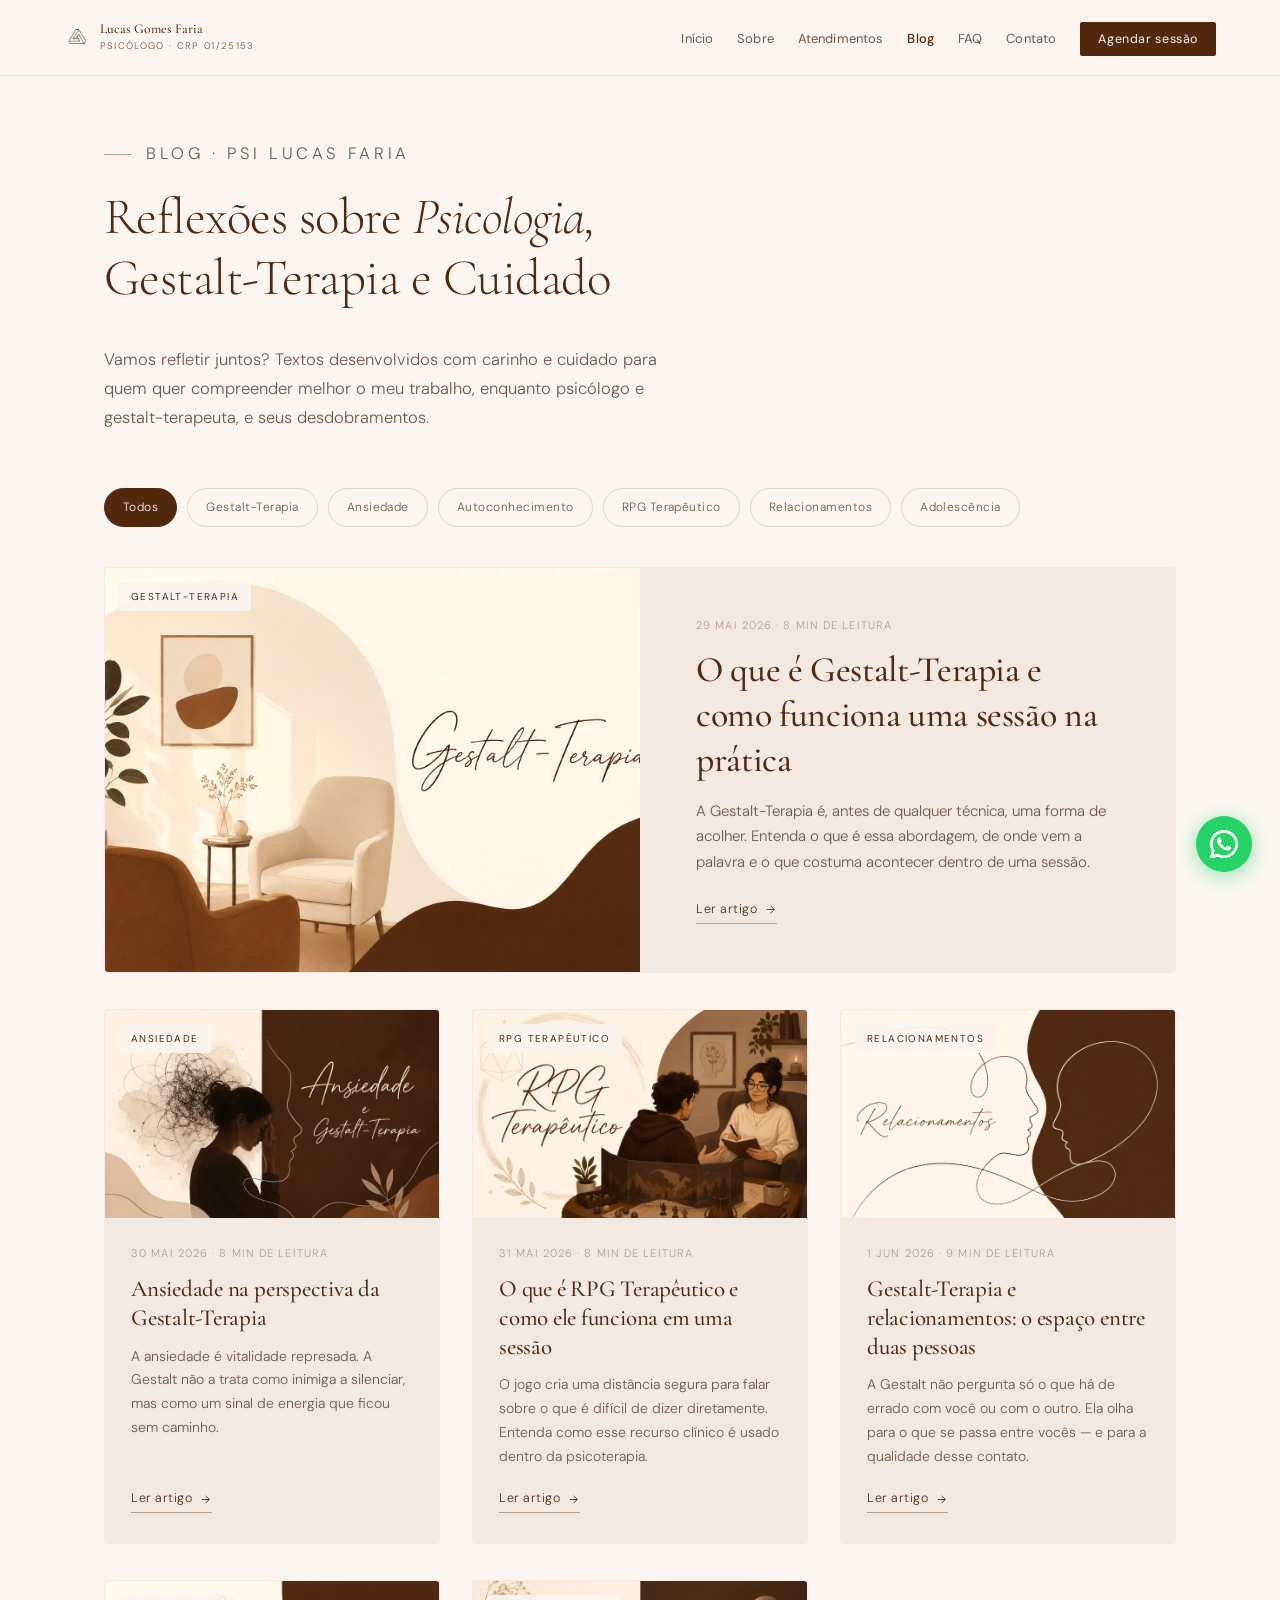
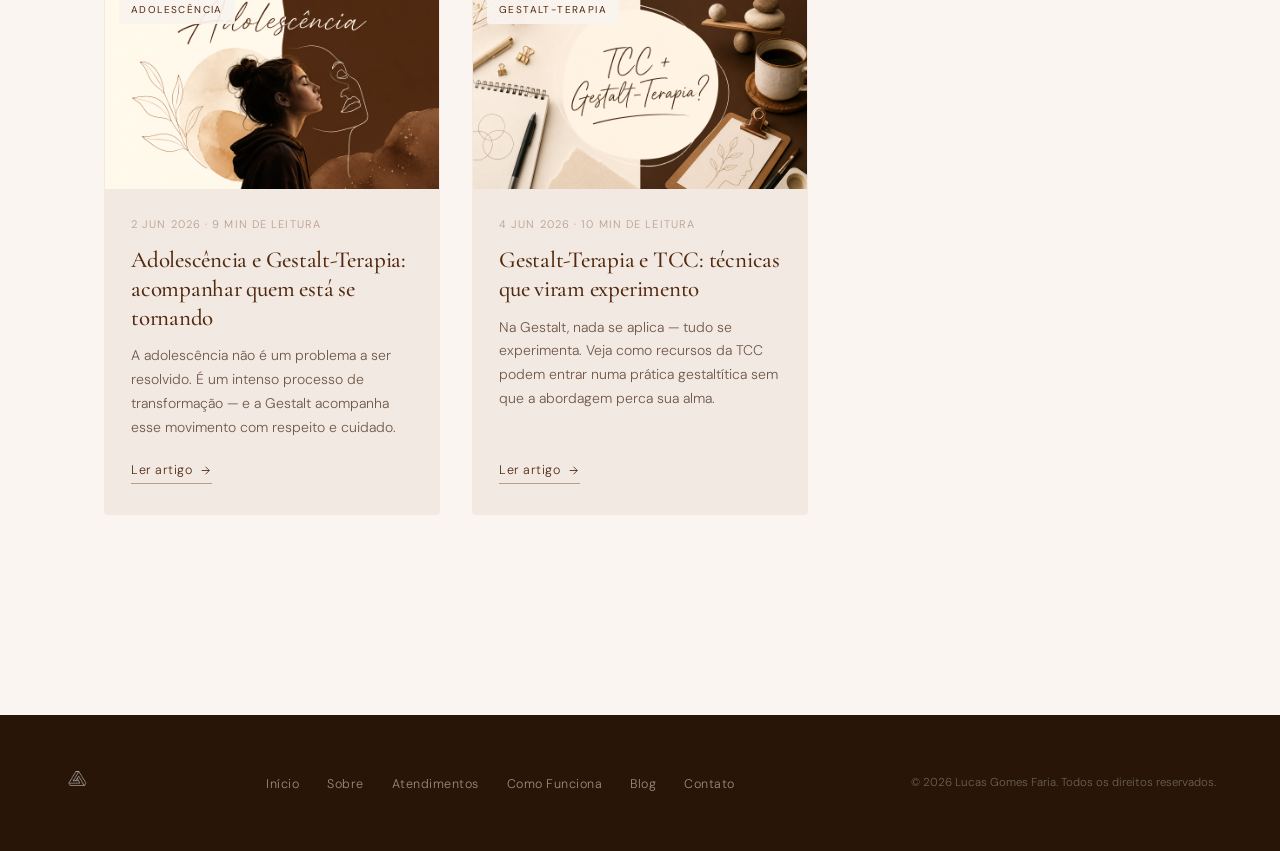
<file: blog/index.html>
<!DOCTYPE html>
<html lang="pt-BR">
<head>
  <meta charset="UTF-8" />
  <meta name="viewport" content="width=device-width, initial-scale=1.0" />
  <title>Blog | Psi Lucas Faria — Reflexões sobre Psicologia, Gestalt-Terapia e Cuidado</title>
  <meta name="description" content="Textos desenvolvidos com carinho e cuidado para quem quer compreender melhor o trabalho do psicólogo Lucas Gomes Faria, enquanto gestalt-terapeuta, e seus desdobramentos." />
  <meta name="keywords" content="blog psicologia, saúde mental, Gestalt-Terapia, TCC, ansiedade, autoconhecimento, psicólogo Brasília, psicoterapia" />
  <meta name="robots" content="index, follow" />
  <meta name="author" content="Lucas Gomes Faria" />
  <link rel="canonical" href="https://lucasgomesfaria.com.br/blog/" />

  <!-- Open Graph -->
  <meta property="og:type" content="website" />
  <meta property="og:title" content="Blog | Lucas Gomes Faria — Psicólogo em Brasília" />
  <meta property="og:description" content="Artigos sobre saúde mental, psicoterapia, Gestalt-Terapia e autoconhecimento, escritos pelo psicólogo Lucas Gomes Faria." />
  <meta property="og:url" content="https://lucasgomesfaria.com.br/blog/" />
  <meta property="og:locale" content="pt_BR" />
  <meta property="og:site_name" content="Lucas Gomes Faria | Psicólogo em Brasília" />
  <meta name="twitter:card" content="summary_large_image" />
  <meta name="theme-color" content="#5a4632" />

  <link rel="preconnect" href="https://fonts.googleapis.com" />
  <link rel="preconnect" href="https://fonts.gstatic.com" crossorigin />
  <link href="https://fonts.googleapis.com/css2?family=Cormorant+Garamond:ital,wght@0,300;0,400;0,500;0,600;1,300;1,400&family=DM+Sans:wght@300;400;500&display=swap" rel="stylesheet" />
  <link rel="stylesheet" href="blog.css" />

  <!-- Dados estruturados: Blog -->
  <script type="application/ld+json">
  {
    "@context": "https://schema.org",
    "@type": "Blog",
    "name": "Blog | Lucas Gomes Faria — Psicólogo",
    "description": "Artigos sobre saúde mental, psicoterapia, Gestalt-Terapia, TCC e autoconhecimento.",
    "url": "https://lucasgomesfaria.com.br/blog/",
    "inLanguage": "pt-BR",
    "author": {
      "@type": "Person",
      "name": "Lucas Gomes Faria",
      "jobTitle": "Psicólogo",
      "identifier": "CRP 01/25153",
      "url": "https://lucasgomesfaria.com.br"
    },
    "publisher": {
      "@type": "Person",
      "name": "Lucas Gomes Faria"
    }
  }
  </script>
  <!-- Breadcrumb -->
  <script type="application/ld+json">
  {
    "@context": "https://schema.org",
    "@type": "BreadcrumbList",
    "itemListElement": [
      { "@type": "ListItem", "position": 1, "name": "Início", "item": "https://lucasgomesfaria.com.br/" },
      { "@type": "ListItem", "position": 2, "name": "Blog", "item": "https://lucasgomesfaria.com.br/blog/" }
    ]
  }
  </script>
</head>
<body>

<!-- FLOATING WHATSAPP -->
<a href="https://wa.me/5561981676377" target="_blank" rel="noopener" id="wa-float" title="Falar no WhatsApp" aria-label="Falar no WhatsApp">
  <svg viewBox="0 0 24 24"><path d="M17.472 14.382c-.297-.149-1.758-.867-2.03-.967-.273-.099-.471-.148-.67.15-.197.297-.767.966-.94 1.164-.173.199-.347.223-.644.075-.297-.15-1.255-.463-2.39-1.475-.883-.788-1.48-1.761-1.653-2.059-.173-.297-.018-.458.13-.606.134-.133.298-.347.446-.52.149-.174.198-.298.298-.497.099-.198.05-.371-.025-.52-.075-.149-.669-1.612-.916-2.207-.242-.579-.487-.5-.669-.51-.173-.008-.371-.01-.57-.01-.198 0-.52.074-.792.372-.272.297-1.04 1.016-1.04 2.479 0 1.462 1.065 2.875 1.213 3.074.149.198 2.096 3.2 5.077 4.487.709.306 1.262.489 1.694.625.712.227 1.36.195 1.871.118.571-.085 1.758-.719 2.006-1.413.248-.694.248-1.289.173-1.413-.074-.124-.272-.198-.57-.347z"/><path d="M12 0C5.373 0 0 5.373 0 12c0 2.127.558 4.121 1.532 5.85L.054 23.454a.75.75 0 00.908.99l5.878-1.544A11.953 11.953 0 0012 24c6.627 0 12-5.373 12-12S18.627 0 12 0zm0 21.75a9.72 9.72 0 01-4.95-1.353l-.355-.21-3.685.968.985-3.59-.23-.369A9.718 9.718 0 012.25 12C2.25 6.615 6.615 2.25 12 2.25S21.75 6.615 21.75 12 17.385 21.75 12 21.75z"/></svg>
</a>

<!-- NAV -->
<nav id="main-nav">
  <a href="/" class="nav-logo">
    <img src="../assets/logo.png" alt="Lucas Gomes Faria — Psicólogo em Brasília (CRP 01/25153)" />
    <div class="nav-logo-text">
      <span class="nav-logo-name">Lucas Gomes Faria</span>
      <span class="nav-logo-sub">Psicólogo · CRP 01/25153</span>
    </div>
  </a>
  <ul class="nav-links" id="nav-links">
    <li><a href="/#inicio">Início</a></li>
    <li><a href="/#sobre">Sobre</a></li>
    <li><a href="/#atendimentos">Atendimentos</a></li>
    <li><a href="/blog/" class="active" aria-current="page">Blog</a></li>
    <li><a href="/#faq">FAQ</a></li>
    <li><a href="/#contato">Contato</a></li>
    <li><a href="https://wa.me/5561981676377" target="_blank" rel="noopener" class="btn-cta-nav">Agendar sessão</a></li>
  </ul>
  <button class="nav-hamburger" id="hamburger" aria-label="Menu">
    <span></span><span></span><span></span>
  </button>
</nav>

<!-- HERO -->
<header class="blog-hero">
  <p class="section-label">Blog · Psi Lucas Faria</p>
  <h1>Reflexões sobre <em>Psicologia,</em> Gestalt-Terapia e Cuidado</h1>
  <p>Vamos refletir juntos? Textos desenvolvidos com carinho e cuidado para quem quer compreender melhor o meu trabalho, enquanto psicólogo e gestalt-terapeuta, e seus desdobramentos.</p>
</header>

<!-- CATEGORIAS -->
<nav class="blog-cats fade-in" aria-label="Categorias do blog">
  <a href="#" class="blog-cat active" data-filter="todos">Todos</a>
  <a href="#" class="blog-cat" data-filter="gestalt-terapia">Gestalt-Terapia</a>
  <a href="#" class="blog-cat" data-filter="ansiedade">Ansiedade</a>
  <a href="#" class="blog-cat" data-filter="autoconhecimento">Autoconhecimento</a>
  <a href="#" class="blog-cat" data-filter="rpg-terapeutico">RPG Terapêutico</a>
  <a href="#" class="blog-cat" data-filter="relacionamentos">Relacionamentos</a>
  <a href="#" class="blog-cat" data-filter="adolescencia">Adolescência</a>
</nav>

<!-- GRID DE POSTS -->
<section class="blog-grid-section">
    <div class="blog-grid">

      <!-- POST EM DESTAQUE -->
      <a href="o-que-e-gestalt-terapia/" class="post-card featured fade-in" data-cat="gestalt-terapia">
        <div class="post-card-thumb">
          <img src="o-que-e-gestalt-terapia/capa.png" alt="Sala de consultório — O que é Gestalt-Terapia e como funciona uma sessão na prática" loading="lazy" />
          <span class="post-card-tag">Gestalt-Terapia</span>
        </div>
        <div class="post-card-body">
          <span class="post-card-meta">29 mai 2026 · 8 min de leitura</span>
          <h2 class="post-card-title">O que é Gestalt-Terapia e como funciona uma sessão na prática</h2>
          <p class="post-card-excerpt">A Gestalt-Terapia é, antes de qualquer técnica, uma forma de acolher. Entenda o que é essa abordagem, de onde vem a palavra e o que costuma acontecer dentro de uma sessão.</p>
          <span class="post-card-more">Ler artigo
            <svg viewBox="0 0 24 24" fill="none" stroke="currentColor" stroke-width="1.6"><path d="M5 12h14M12 5l7 7-7 7"/></svg>
          </span>
        </div>
      </a>

      <!-- POST 2: Ansiedade -->
      <a href="ansiedade-e-gestalt-terapia/" class="post-card fade-in fade-in-delay-1" data-cat="ansiedade gestalt-terapia">
        <div class="post-card-thumb">
          <img src="ansiedade-e-gestalt-terapia/capa.png" alt="Ansiedade na perspectiva da Gestalt-Terapia" loading="lazy" />
          <span class="post-card-tag">Ansiedade</span>
        </div>
        <div class="post-card-body">
          <span class="post-card-meta">30 mai 2026 · 8 min de leitura</span>
          <h2 class="post-card-title">Ansiedade na perspectiva da Gestalt-Terapia</h2>
          <p class="post-card-excerpt">A ansiedade é vitalidade represada. A Gestalt não a trata como inimiga a silenciar, mas como um sinal de energia que ficou sem caminho.</p>
          <span class="post-card-more">Ler artigo
            <svg viewBox="0 0 24 24" fill="none" stroke="currentColor" stroke-width="1.6"><path d="M5 12h14M12 5l7 7-7 7"/></svg>
          </span>
        </div>
      </a>

      <!-- POST 3: RPG Terapêutico -->
      <a href="rpg-terapeutico/" class="post-card fade-in fade-in-delay-2" data-cat="rpg-terapeutico adolescencia gestalt-terapia">
        <div class="post-card-thumb">
          <img src="rpg-terapeutico/capa.png" alt="Sessão de RPG Terapêutico com psicólogo e paciente" loading="lazy" />
          <span class="post-card-tag">RPG Terapêutico</span>
        </div>
        <div class="post-card-body">
          <span class="post-card-meta">31 mai 2026 · 8 min de leitura</span>
          <h2 class="post-card-title">O que é RPG Terapêutico e como ele funciona em uma sessão</h2>
          <p class="post-card-excerpt">O jogo cria uma distância segura para falar sobre o que é difícil de dizer diretamente. Entenda como esse recurso clínico é usado dentro da psicoterapia.</p>
          <span class="post-card-more">Ler artigo
            <svg viewBox="0 0 24 24" fill="none" stroke="currentColor" stroke-width="1.6"><path d="M5 12h14M12 5l7 7-7 7"/></svg>
          </span>
        </div>
      </a>

      <!-- POST 4: Relacionamentos -->
      <a href="relacionamentos-e-gestalt-terapia/" class="post-card fade-in fade-in-delay-3" data-cat="relacionamentos gestalt-terapia autoconhecimento">
        <div class="post-card-thumb">
          <img src="relacionamentos-e-gestalt-terapia/capa.png" alt="Gestalt-Terapia e relacionamentos — o espaço entre duas pessoas" loading="lazy" />
          <span class="post-card-tag">Relacionamentos</span>
        </div>
        <div class="post-card-body">
          <span class="post-card-meta">1 jun 2026 · 9 min de leitura</span>
          <h2 class="post-card-title">Gestalt-Terapia e relacionamentos: o espaço entre duas pessoas</h2>
          <p class="post-card-excerpt">A Gestalt não pergunta só o que há de errado com você ou com o outro. Ela olha para o que se passa entre vocês — e para a qualidade desse contato.</p>
          <span class="post-card-more">Ler artigo
            <svg viewBox="0 0 24 24" fill="none" stroke="currentColor" stroke-width="1.6"><path d="M5 12h14M12 5l7 7-7 7"/></svg>
          </span>
        </div>
      </a>

      <!-- POST 5: Adolescência -->
      <a href="adolescencia-e-gestalt-terapia/" class="post-card fade-in" data-cat="adolescencia gestalt-terapia autoconhecimento">
        <div class="post-card-thumb">
          <img src="adolescencia-e-gestalt-terapia/capa.png" alt="Adolescência e Gestalt-Terapia — acompanhar quem está se tornando" loading="lazy" />
          <span class="post-card-tag">Adolescência</span>
        </div>
        <div class="post-card-body">
          <span class="post-card-meta">2 jun 2026 · 9 min de leitura</span>
          <h2 class="post-card-title">Adolescência e Gestalt-Terapia: acompanhar quem está se tornando</h2>
          <p class="post-card-excerpt">A adolescência não é um problema a ser resolvido. É um intenso processo de transformação — e a Gestalt acompanha esse movimento com respeito e cuidado.</p>
          <span class="post-card-more">Ler artigo
            <svg viewBox="0 0 24 24" fill="none" stroke="currentColor" stroke-width="1.6"><path d="M5 12h14M12 5l7 7-7 7"/></svg>
          </span>
        </div>
      </a>

      <!-- POST 6: Gestalt-Terapia e TCC -->
      <a href="gestalt-terapia-e-tcc/" class="post-card fade-in" data-cat="gestalt-terapia">
        <div class="post-card-thumb">
          <img src="gestalt-terapia-e-tcc/capa.png" alt="TCC e Gestalt-Terapia — integração de abordagens na prática clínica" loading="lazy" />
          <span class="post-card-tag">Gestalt-Terapia</span>
        </div>
        <div class="post-card-body">
          <span class="post-card-meta">4 jun 2026 · 10 min de leitura</span>
          <h2 class="post-card-title">Gestalt-Terapia e TCC: técnicas que viram experimento</h2>
          <p class="post-card-excerpt">Na Gestalt, nada se aplica — tudo se experimenta. Veja como recursos da TCC podem entrar numa prática gestaltítica sem que a abordagem perca sua alma.</p>
          <span class="post-card-more">Ler artigo
            <svg viewBox="0 0 24 24" fill="none" stroke="currentColor" stroke-width="1.6"><path d="M5 12h14M12 5l7 7-7 7"/></svg>
          </span>
        </div>
      </a>

      <!--
        ▼ MODELO DE CARD — copie este bloco para cada novo post.

      <a href="slug-do-post/" class="post-card fade-in" data-cat="categoria">
        <div class="post-card-thumb">
          <img src="slug-do-post/capa.png" alt="Descrição" loading="lazy" />
          <span class="post-card-tag">Categoria</span>
        </div>
        <div class="post-card-body">
          <span class="post-card-meta">DD mmm AAAA · X min de leitura</span>
          <h2 class="post-card-title">Título do post</h2>
          <p class="post-card-excerpt">Resumo de 1 a 2 frases.</p>
          <span class="post-card-more">Ler artigo
            <svg viewBox="0 0 24 24" fill="none" stroke="currentColor" stroke-width="1.6"><path d="M5 12h14M12 5l7 7-7 7"/></svg>
          </span>
        </div>
      </a>
      -->

    </div>
</section>

<!-- FOOTER -->
<footer>
  <div class="footer-logo">
    <img src="../assets/logo.png" alt="Lucas Gomes Faria — Psicólogo" />
  </div>
  <ul class="footer-nav">
    <li><a href="/#inicio">Início</a></li>
    <li><a href="/#sobre">Sobre</a></li>
    <li><a href="/#atendimentos">Atendimentos</a></li>
    <li><a href="/#como-funciona">Como Funciona</a></li>
    <li><a href="/blog/">Blog</a></li>
    <li><a href="/#contato">Contato</a></li>
  </ul>
  <p class="footer-copy">© 2026 Lucas Gomes Faria. Todos os direitos reservados.</p>
</footer>

<script>
  // Nav scroll shadow
  const nav = document.getElementById('main-nav');
  window.addEventListener('scroll', () => nav.classList.toggle('scrolled', window.scrollY > 20), { passive: true });

  // Mobile menu
  const hamburger = document.getElementById('hamburger');
  const navLinks = document.getElementById('nav-links');
  hamburger.addEventListener('click', () => navLinks.classList.toggle('open'));

  // Scroll animations — elementos acima da dobra ficam visíveis imediatamente;
  // os abaixo usam IntersectionObserver
  const observer = new IntersectionObserver((entries) => {
    entries.forEach(e => { if (e.isIntersecting) { e.target.classList.add('visible'); observer.unobserve(e.target); } });
  }, { threshold: 0.05 });
  // RAF duplo garante que o navegador calculou o layout antes de iniciar transições
  requestAnimationFrame(() => requestAnimationFrame(() => {
    document.querySelectorAll('.fade-in').forEach(el => observer.observe(el));
  }));
  // Fallback: torna tudo visível após 800ms caso o observer não dispare
  setTimeout(() => document.querySelectorAll('.fade-in').forEach(e => e.classList.add('visible')), 800);

  // Garante que todos os cards estão visíveis no carregamento
  document.querySelectorAll('.post-card').forEach(c => { c.style.display = ''; });

  // Filtro de categorias com data-cat nos cards
  document.querySelectorAll('.blog-cat').forEach(btn => {
    btn.addEventListener('click', (e) => {
      e.preventDefault();
      document.querySelectorAll('.blog-cat').forEach(b => b.classList.remove('active'));
      btn.classList.add('active');
      const filter = btn.dataset.filter;
      document.querySelectorAll('.post-card').forEach(card => {
        if (!filter || filter === 'todos') {
          card.style.display = '';
        } else {
          const cats = (card.dataset.cat || '').split(' ');
          card.style.display = cats.includes(filter) ? '' : 'none';
        }
      });
    });
  });
</script>
</body>
</html>
</file>
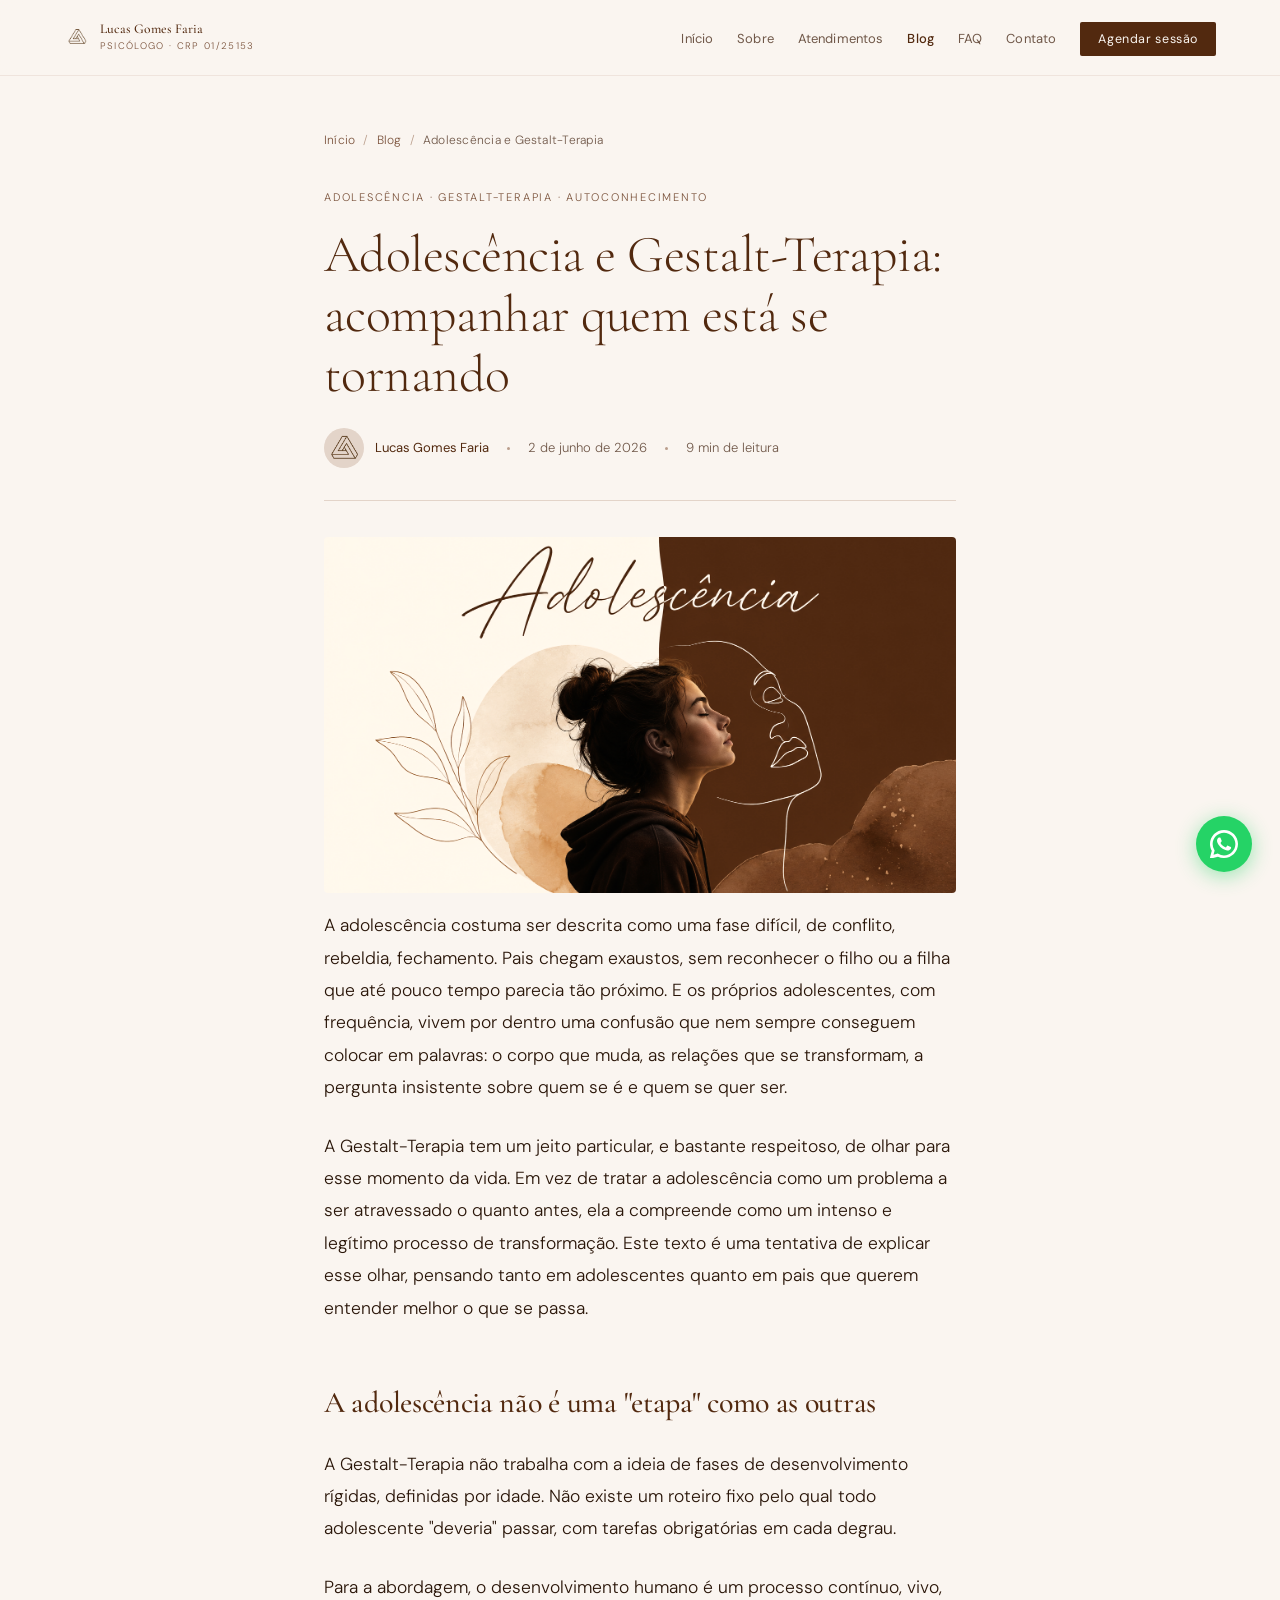
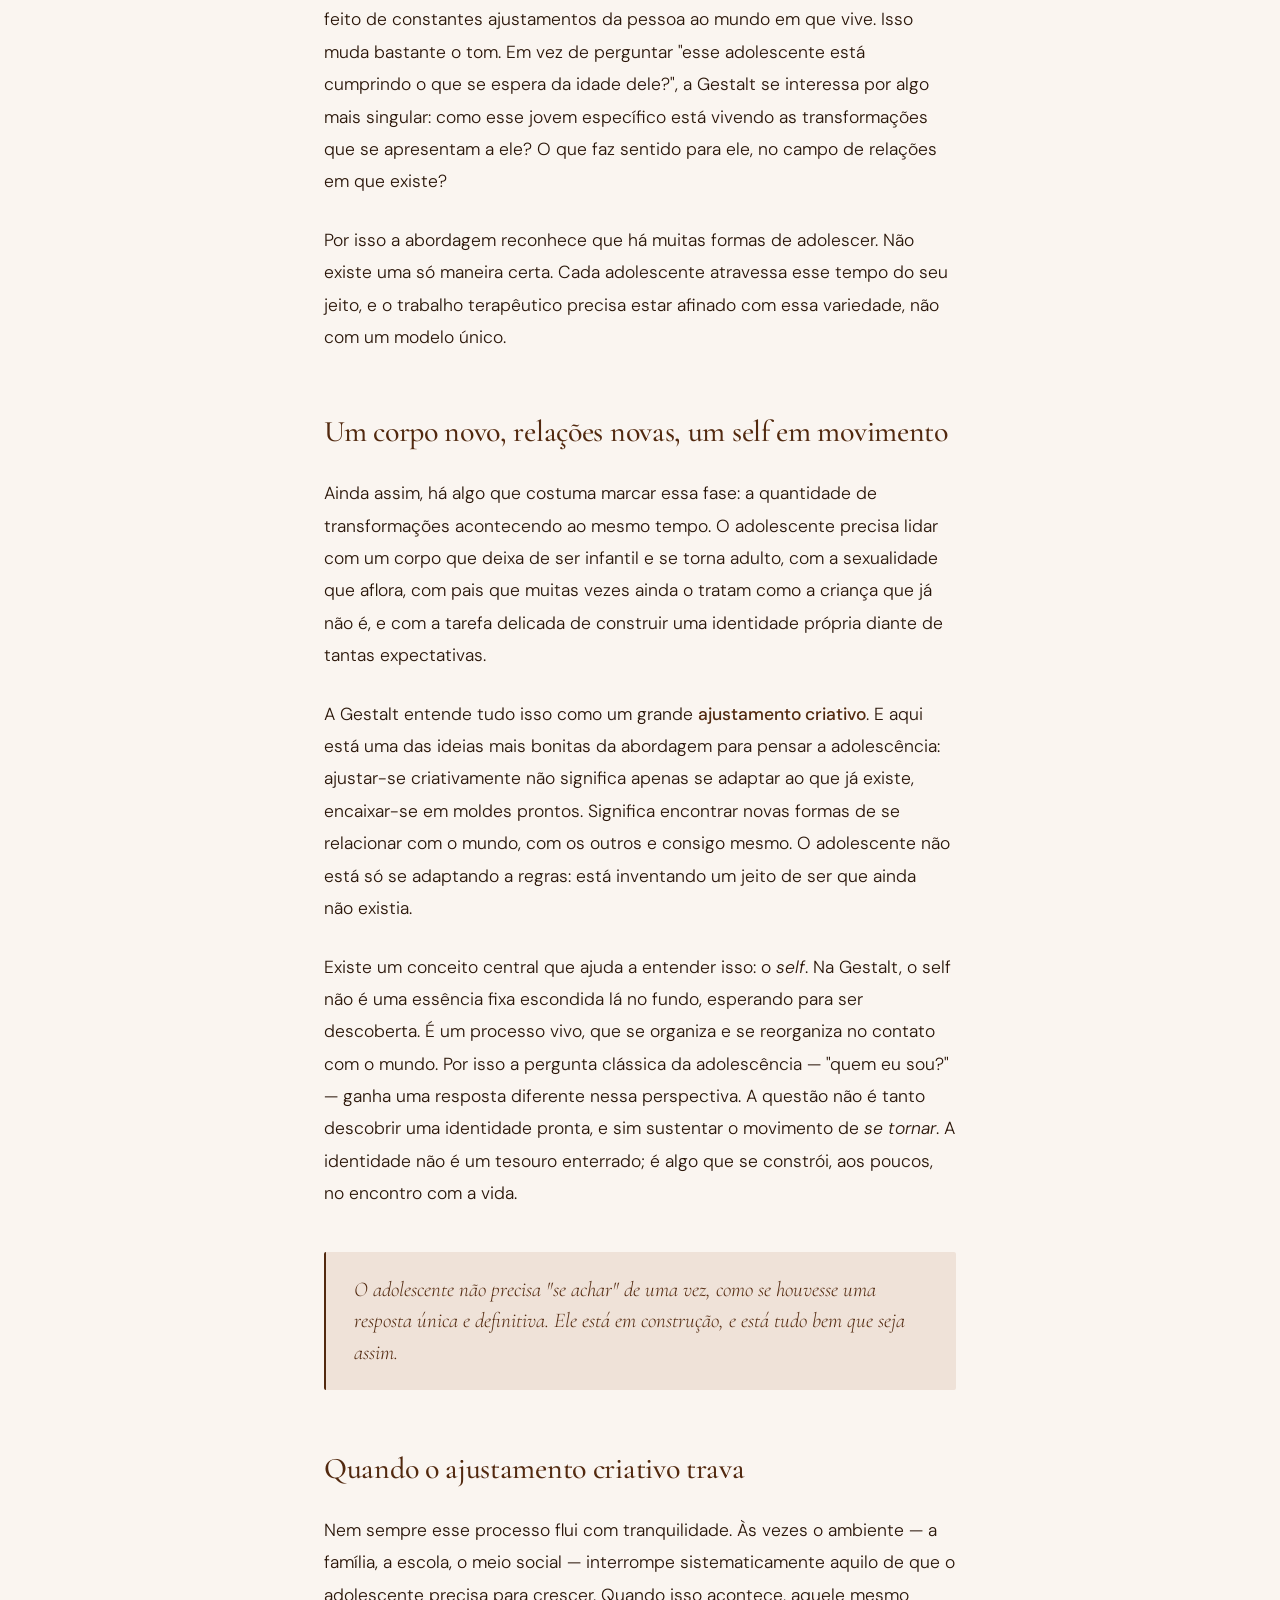
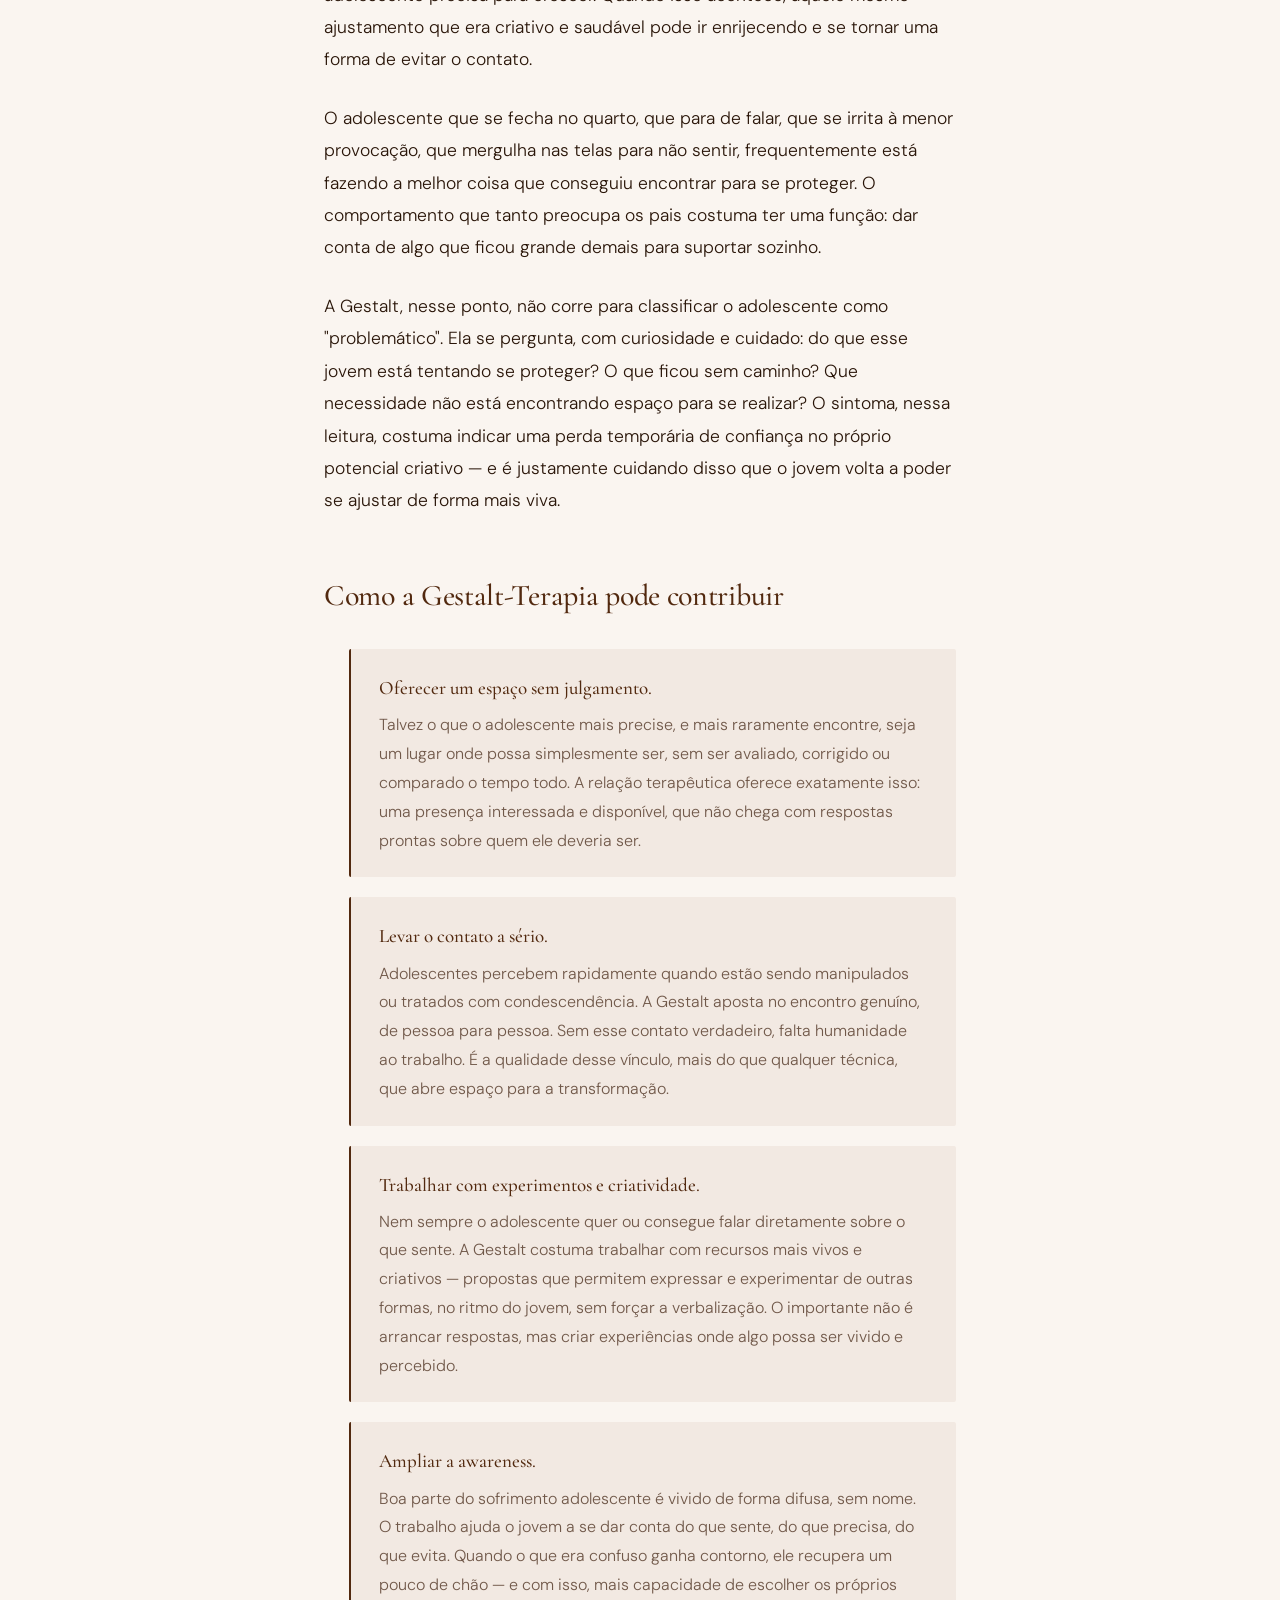
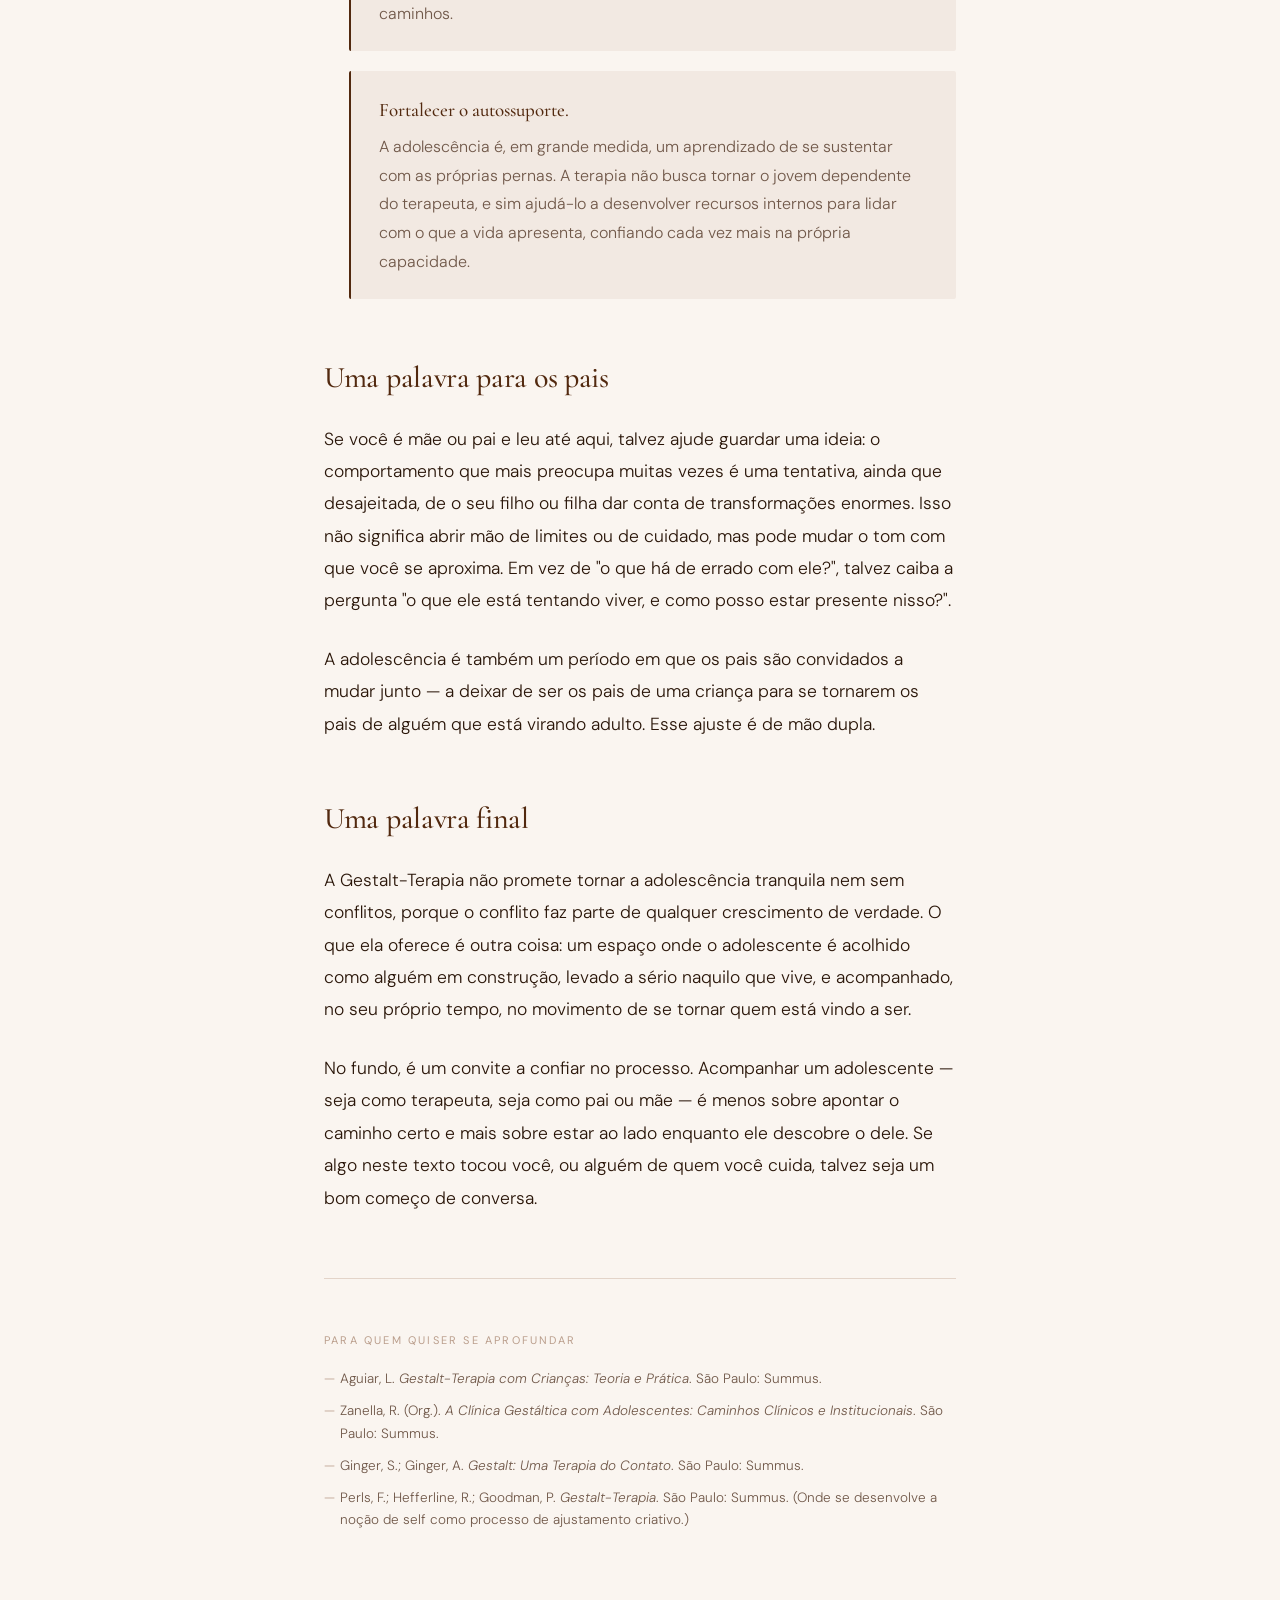
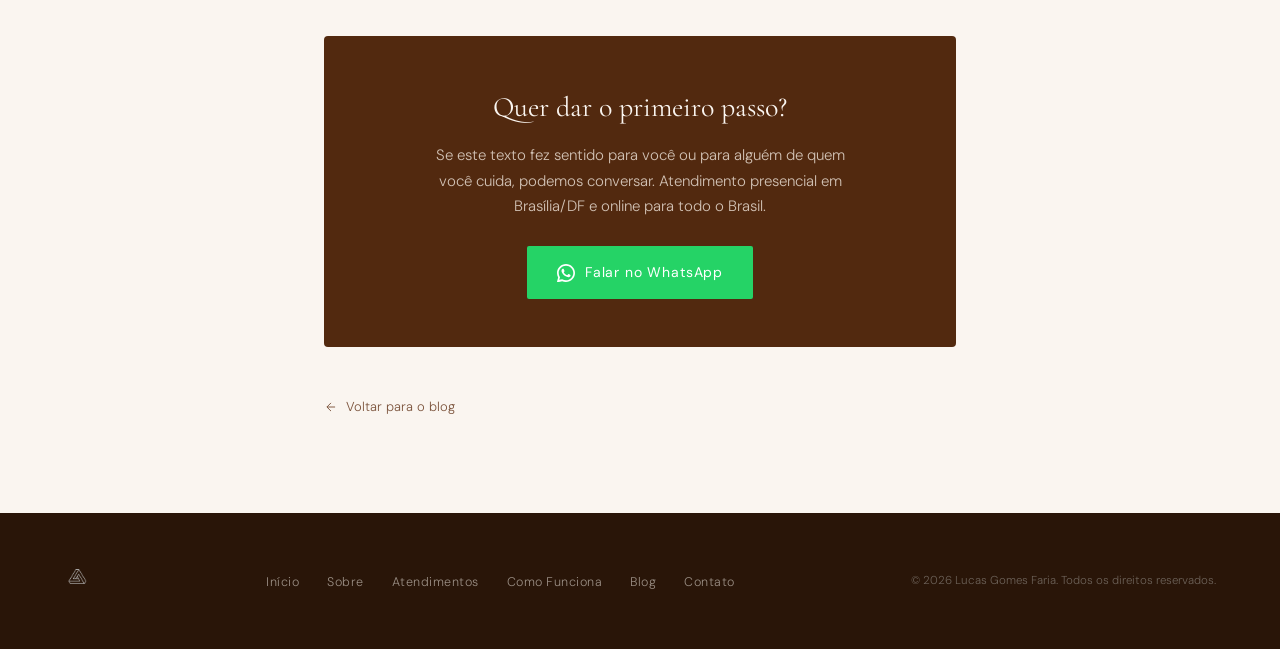
<file: blog/adolescencia-e-gestalt-terapia/index.html>
<!DOCTYPE html>
<html lang="pt-BR">
<head>
  <meta charset="UTF-8" />
  <meta name="viewport" content="width=device-width, initial-scale=1.0" />
  <title>Adolescência e Gestalt-Terapia: acompanhar quem está se tornando | Lucas Gomes Faria</title>
  <meta name="description" content="A Gestalt-Terapia entende a adolescência como um intenso processo de transformação, não um problema a ser resolvido. Saiba como essa abordagem acompanha adolescentes e famílias." />
  <meta name="keywords" content="adolescência terapia, Gestalt-Terapia adolescentes, psicólogo adolescente Brasília, ajustamento criativo, self adolescência, psicoterapia jovens" />
  <meta name="robots" content="index, follow" />
  <meta name="author" content="Lucas Gomes Faria" />
  <link rel="canonical" href="https://lucasgomesfaria.com.br/blog/adolescencia-e-gestalt-terapia/" />

  <meta property="og:type" content="article" />
  <meta property="og:title" content="Adolescência e Gestalt-Terapia: acompanhar quem está se tornando" />
  <meta property="og:description" content="Em vez de tratar a adolescência como um problema, a Gestalt a compreende como um legítimo processo de transformação — e acompanha esse movimento com respeito." />
  <meta property="og:url" content="https://lucasgomesfaria.com.br/blog/adolescencia-e-gestalt-terapia/" />
  <meta property="og:image" content="https://lucasgomesfaria.com.br/blog/adolescencia-e-gestalt-terapia/capa.png" />
  <meta property="og:locale" content="pt_BR" />
  <meta property="article:published_time" content="2026-06-02" />
  <meta property="article:author" content="Lucas Gomes Faria" />
  <meta property="article:section" content="Adolescência" />
  <meta name="twitter:card" content="summary_large_image" />
  <meta name="theme-color" content="#5a4632" />

  <link rel="preconnect" href="https://fonts.googleapis.com" />
  <link rel="preconnect" href="https://fonts.gstatic.com" crossorigin />
  <link href="https://fonts.googleapis.com/css2?family=Cormorant+Garamond:ital,wght@0,300;0,400;0,500;0,600;1,300;1,400&family=DM+Sans:wght@300;400;500&display=swap" rel="stylesheet" />
  <link rel="stylesheet" href="../blog.css" />

  <script type="application/ld+json">
  {
    "@context": "https://schema.org",
    "@type": "BlogPosting",
    "headline": "Adolescência e Gestalt-Terapia: acompanhar quem está se tornando",
    "description": "A Gestalt-Terapia entende a adolescência como um intenso processo de transformação. Saiba como essa abordagem acompanha adolescentes e famílias.",
    "image": "https://lucasgomesfaria.com.br/blog/adolescencia-e-gestalt-terapia/capa.png",
    "datePublished": "2026-06-02",
    "dateModified": "2026-06-02",
    "inLanguage": "pt-BR",
    "wordCount": 1900,
    "articleSection": "Adolescência",
    "keywords": ["adolescência", "Gestalt-Terapia", "ajustamento criativo", "psicólogo adolescente", "autoconhecimento", "Brasília"],
    "author": { "@type": "Person", "name": "Lucas Gomes Faria", "jobTitle": "Psicólogo", "identifier": "CRP 01/25153", "url": "https://lucasgomesfaria.com.br" },
    "publisher": { "@type": "Person", "name": "Lucas Gomes Faria" },
    "mainEntityOfPage": { "@type": "WebPage", "@id": "https://lucasgomesfaria.com.br/blog/adolescencia-e-gestalt-terapia/" }
  }
  </script>
  <script type="application/ld+json">
  {
    "@context": "https://schema.org",
    "@type": "BreadcrumbList",
    "itemListElement": [
      { "@type": "ListItem", "position": 1, "name": "Início", "item": "https://lucasgomesfaria.com.br/" },
      { "@type": "ListItem", "position": 2, "name": "Blog", "item": "https://lucasgomesfaria.com.br/blog/" },
      { "@type": "ListItem", "position": 3, "name": "Adolescência e Gestalt-Terapia", "item": "https://lucasgomesfaria.com.br/blog/adolescencia-e-gestalt-terapia/" }
    ]
  }
  </script>
</head>
<body>

<a href="https://wa.me/5561981676377" target="_blank" rel="noopener" id="wa-float" aria-label="Falar no WhatsApp">
  <svg viewBox="0 0 24 24"><path d="M17.472 14.382c-.297-.149-1.758-.867-2.03-.967-.273-.099-.471-.148-.67.15-.197.297-.767.966-.94 1.164-.173.199-.347.223-.644.075-.297-.15-1.255-.463-2.39-1.475-.883-.788-1.48-1.761-1.653-2.059-.173-.297-.018-.458.13-.606.134-.133.298-.347.446-.52.149-.174.198-.298.298-.497.099-.198.05-.371-.025-.52-.075-.149-.669-1.612-.916-2.207-.242-.579-.487-.5-.669-.51-.173-.008-.371-.01-.57-.01-.198 0-.52.074-.792.372-.272.297-1.04 1.016-1.04 2.479 0 1.462 1.065 2.875 1.213 3.074.149.198 2.096 3.2 5.077 4.487.709.306 1.262.489 1.694.625.712.227 1.36.195 1.871.118.571-.085 1.758-.719 2.006-1.413.248-.694.248-1.289.173-1.413-.074-.124-.272-.198-.57-.347z"/><path d="M12 0C5.373 0 0 5.373 0 12c0 2.127.558 4.121 1.532 5.85L.054 23.454a.75.75 0 00.908.99l5.878-1.544A11.953 11.953 0 0012 24c6.627 0 12-5.373 12-12S18.627 0 12 0zm0 21.75a9.72 9.72 0 01-4.95-1.353l-.355-.21-3.685.968.985-3.59-.23-.369A9.718 9.718 0 012.25 12C2.25 6.615 6.615 2.25 12 2.25S21.75 6.615 21.75 12 17.385 21.75 12 21.75z"/></svg>
</a>

<nav id="main-nav">
  <a href="/" class="nav-logo">
    <img src="../../assets/logo.png" alt="Lucas Gomes Faria — Psicólogo em Brasília (CRP 01/25153)" />
    <div class="nav-logo-text">
      <span class="nav-logo-name">Lucas Gomes Faria</span>
      <span class="nav-logo-sub">Psicólogo · CRP 01/25153</span>
    </div>
  </a>
  <ul class="nav-links" id="nav-links">
    <li><a href="/#inicio">Início</a></li>
    <li><a href="/#sobre">Sobre</a></li>
    <li><a href="/#atendimentos">Atendimentos</a></li>
    <li><a href="/blog/" class="active">Blog</a></li>
    <li><a href="/#faq">FAQ</a></li>
    <li><a href="/#contato">Contato</a></li>
    <li><a href="https://wa.me/5561981676377" target="_blank" rel="noopener" class="btn-cta-nav">Agendar sessão</a></li>
  </ul>
  <button class="nav-hamburger" id="hamburger" aria-label="Menu"><span></span><span></span><span></span></button>
</nav>

<article class="article-wrap">
  <nav class="breadcrumb" aria-label="Trilha de navegação">
    <a href="/">Início</a> <span>/</span>
    <a href="/blog/">Blog</a> <span>/</span>
    Adolescência e Gestalt-Terapia
  </nav>

  <span class="article-tag">Adolescência · Gestalt-Terapia · Autoconhecimento</span>
  <h1 class="article-title">Adolescência e Gestalt-Terapia: acompanhar quem está se tornando</h1>

  <div class="article-meta">
    <span class="article-author">
      <img src="../../assets/logo.png" alt="Lucas Gomes Faria" />
      <span class="article-author-name">Lucas Gomes Faria</span>
    </span>
    <span class="article-meta-dot"></span>
    <time datetime="2026-06-02">2 de junho de 2026</time>
    <span class="article-meta-dot"></span>
    <span>9 min de leitura</span>
  </div>

  <img class="article-hero-img" src="capa.png" alt="Adolescente de perfil com elementos de aquarela e desenho de rosto — representando o processo de construção de identidade na adolescência" />

  <div class="article-body">

    <p>A adolescência costuma ser descrita como uma fase difícil, de conflito, rebeldia, fechamento. Pais chegam exaustos, sem reconhecer o filho ou a filha que até pouco tempo parecia tão próximo. E os próprios adolescentes, com frequência, vivem por dentro uma confusão que nem sempre conseguem colocar em palavras: o corpo que muda, as relações que se transformam, a pergunta insistente sobre quem se é e quem se quer ser.</p>

    <p>A Gestalt-Terapia tem um jeito particular, e bastante respeitoso, de olhar para esse momento da vida. Em vez de tratar a adolescência como um problema a ser atravessado o quanto antes, ela a compreende como um intenso e legítimo processo de transformação. Este texto é uma tentativa de explicar esse olhar, pensando tanto em adolescentes quanto em pais que querem entender melhor o que se passa.</p>

    <h2>A adolescência não é uma "etapa" como as outras</h2>

    <p>A Gestalt-Terapia não trabalha com a ideia de fases de desenvolvimento rígidas, definidas por idade. Não existe um roteiro fixo pelo qual todo adolescente "deveria" passar, com tarefas obrigatórias em cada degrau.</p>

    <p>Para a abordagem, o desenvolvimento humano é um processo contínuo, vivo, feito de constantes ajustamentos da pessoa ao mundo em que vive. Isso muda bastante o tom. Em vez de perguntar "esse adolescente está cumprindo o que se espera da idade dele?", a Gestalt se interessa por algo mais singular: como esse jovem específico está vivendo as transformações que se apresentam a ele? O que faz sentido para ele, no campo de relações em que existe?</p>

    <p>Por isso a abordagem reconhece que há muitas formas de adolescer. Não existe uma só maneira certa. Cada adolescente atravessa esse tempo do seu jeito, e o trabalho terapêutico precisa estar afinado com essa variedade, não com um modelo único.</p>

    <h2>Um corpo novo, relações novas, um self em movimento</h2>

    <p>Ainda assim, há algo que costuma marcar essa fase: a quantidade de transformações acontecendo ao mesmo tempo. O adolescente precisa lidar com um corpo que deixa de ser infantil e se torna adulto, com a sexualidade que aflora, com pais que muitas vezes ainda o tratam como a criança que já não é, e com a tarefa delicada de construir uma identidade própria diante de tantas expectativas.</p>

    <p>A Gestalt entende tudo isso como um grande <strong>ajustamento criativo</strong>. E aqui está uma das ideias mais bonitas da abordagem para pensar a adolescência: ajustar-se criativamente não significa apenas se adaptar ao que já existe, encaixar-se em moldes prontos. Significa encontrar novas formas de se relacionar com o mundo, com os outros e consigo mesmo. O adolescente não está só se adaptando a regras: está inventando um jeito de ser que ainda não existia.</p>

    <p>Existe um conceito central que ajuda a entender isso: o <em>self</em>. Na Gestalt, o self não é uma essência fixa escondida lá no fundo, esperando para ser descoberta. É um processo vivo, que se organiza e se reorganiza no contato com o mundo. Por isso a pergunta clássica da adolescência — "quem eu sou?" — ganha uma resposta diferente nessa perspectiva. A questão não é tanto descobrir uma identidade pronta, e sim sustentar o movimento de <em>se tornar</em>. A identidade não é um tesouro enterrado; é algo que se constrói, aos poucos, no encontro com a vida.</p>

    <blockquote>O adolescente não precisa "se achar" de uma vez, como se houvesse uma resposta única e definitiva. Ele está em construção, e está tudo bem que seja assim.</blockquote>

    <h2>Quando o ajustamento criativo trava</h2>

    <p>Nem sempre esse processo flui com tranquilidade. Às vezes o ambiente — a família, a escola, o meio social — interrompe sistematicamente aquilo de que o adolescente precisa para crescer. Quando isso acontece, aquele mesmo ajustamento que era criativo e saudável pode ir enrijecendo e se tornar uma forma de evitar o contato.</p>

    <p>O adolescente que se fecha no quarto, que para de falar, que se irrita à menor provocação, que mergulha nas telas para não sentir, frequentemente está fazendo a melhor coisa que conseguiu encontrar para se proteger. O comportamento que tanto preocupa os pais costuma ter uma função: dar conta de algo que ficou grande demais para suportar sozinho.</p>

    <p>A Gestalt, nesse ponto, não corre para classificar o adolescente como "problemático". Ela se pergunta, com curiosidade e cuidado: do que esse jovem está tentando se proteger? O que ficou sem caminho? Que necessidade não está encontrando espaço para se realizar? O sintoma, nessa leitura, costuma indicar uma perda temporária de confiança no próprio potencial criativo — e é justamente cuidando disso que o jovem volta a poder se ajustar de forma mais viva.</p>

    <h2>Como a Gestalt-Terapia pode contribuir</h2>

    <ul class="session-list">
      <li>
        <strong>Oferecer um espaço sem julgamento.</strong>
        Talvez o que o adolescente mais precise, e mais raramente encontre, seja um lugar onde possa simplesmente ser, sem ser avaliado, corrigido ou comparado o tempo todo. A relação terapêutica oferece exatamente isso: uma presença interessada e disponível, que não chega com respostas prontas sobre quem ele deveria ser.
      </li>
      <li>
        <strong>Levar o contato a sério.</strong>
        Adolescentes percebem rapidamente quando estão sendo manipulados ou tratados com condescendência. A Gestalt aposta no encontro genuíno, de pessoa para pessoa. Sem esse contato verdadeiro, falta humanidade ao trabalho. É a qualidade desse vínculo, mais do que qualquer técnica, que abre espaço para a transformação.
      </li>
      <li>
        <strong>Trabalhar com experimentos e criatividade.</strong>
        Nem sempre o adolescente quer ou consegue falar diretamente sobre o que sente. A Gestalt costuma trabalhar com recursos mais vivos e criativos — propostas que permitem expressar e experimentar de outras formas, no ritmo do jovem, sem forçar a verbalização. O importante não é arrancar respostas, mas criar experiências onde algo possa ser vivido e percebido.
      </li>
      <li>
        <strong>Ampliar a awareness.</strong>
        Boa parte do sofrimento adolescente é vivido de forma difusa, sem nome. O trabalho ajuda o jovem a se dar conta do que sente, do que precisa, do que evita. Quando o que era confuso ganha contorno, ele recupera um pouco de chão — e com isso, mais capacidade de escolher os próprios caminhos.
      </li>
      <li>
        <strong>Fortalecer o autossuporte.</strong>
        A adolescência é, em grande medida, um aprendizado de se sustentar com as próprias pernas. A terapia não busca tornar o jovem dependente do terapeuta, e sim ajudá-lo a desenvolver recursos internos para lidar com o que a vida apresenta, confiando cada vez mais na própria capacidade.
      </li>
    </ul>

    <h2>Uma palavra para os pais</h2>

    <p>Se você é mãe ou pai e leu até aqui, talvez ajude guardar uma ideia: o comportamento que mais preocupa muitas vezes é uma tentativa, ainda que desajeitada, de o seu filho ou filha dar conta de transformações enormes. Isso não significa abrir mão de limites ou de cuidado, mas pode mudar o tom com que você se aproxima. Em vez de "o que há de errado com ele?", talvez caiba a pergunta "o que ele está tentando viver, e como posso estar presente nisso?".</p>

    <p>A adolescência é também um período em que os pais são convidados a mudar junto — a deixar de ser os pais de uma criança para se tornarem os pais de alguém que está virando adulto. Esse ajuste é de mão dupla.</p>

    <h2>Uma palavra final</h2>

    <p>A Gestalt-Terapia não promete tornar a adolescência tranquila nem sem conflitos, porque o conflito faz parte de qualquer crescimento de verdade. O que ela oferece é outra coisa: um espaço onde o adolescente é acolhido como alguém em construção, levado a sério naquilo que vive, e acompanhado, no seu próprio tempo, no movimento de se tornar quem está vindo a ser.</p>

    <p>No fundo, é um convite a confiar no processo. Acompanhar um adolescente — seja como terapeuta, seja como pai ou mãe — é menos sobre apontar o caminho certo e mais sobre estar ao lado enquanto ele descobre o dele. Se algo neste texto tocou você, ou alguém de quem você cuida, talvez seja um bom começo de conversa.</p>

    <div class="article-refs">
      <h3>Para quem quiser se aprofundar</h3>
      <ul>
        <li>Aguiar, L. <em>Gestalt-Terapia com Crianças: Teoria e Prática</em>. São Paulo: Summus.</li>
        <li>Zanella, R. (Org.). <em>A Clínica Gestáltica com Adolescentes: Caminhos Clínicos e Institucionais</em>. São Paulo: Summus.</li>
        <li>Ginger, S.; Ginger, A. <em>Gestalt: Uma Terapia do Contato</em>. São Paulo: Summus.</li>
        <li>Perls, F.; Hefferline, R.; Goodman, P. <em>Gestalt-Terapia</em>. São Paulo: Summus. (Onde se desenvolve a noção de self como processo de ajustamento criativo.)</li>
      </ul>
    </div>

  </div>
</article>

<div class="article-cta">
  <div class="article-cta-inner">
    <h3>Quer dar o primeiro passo?</h3>
    <p>Se este texto fez sentido para você ou para alguém de quem você cuida, podemos conversar. Atendimento presencial em Brasília/DF e online para todo o Brasil.</p>
    <a href="https://wa.me/5561981676377" target="_blank" rel="noopener" class="btn-whatsapp">
      <svg viewBox="0 0 24 24"><path d="M17.472 14.382c-.297-.149-1.758-.867-2.03-.967-.273-.099-.471-.148-.67.15-.197.297-.767.966-.94 1.164-.173.199-.347.223-.644.075-.297-.15-1.255-.463-2.39-1.475-.883-.788-1.48-1.761-1.653-2.059-.173-.297-.018-.458.13-.606.134-.133.298-.347.446-.52.149-.174.198-.298.298-.497.099-.198.05-.371-.025-.52-.075-.149-.669-1.612-.916-2.207-.242-.579-.487-.5-.669-.51-.173-.008-.371-.01-.57-.01-.198 0-.52.074-.792.372-.272.297-1.04 1.016-1.04 2.479 0 1.462 1.065 2.875 1.213 3.074.149.198 2.096 3.2 5.077 4.487.709.306 1.262.489 1.694.625.712.227 1.36.195 1.871.118.571-.085 1.758-.719 2.006-1.413.248-.694.248-1.289.173-1.413-.074-.124-.272-.198-.57-.347z"/><path d="M12 0C5.373 0 0 5.373 0 12c0 2.127.558 4.121 1.532 5.85L.054 23.454a.75.75 0 00.908.99l5.878-1.544A11.953 11.953 0 0012 24c6.627 0 12-5.373 12-12S18.627 0 12 0zm0 21.75a9.72 9.72 0 01-4.95-1.353l-.355-.21-3.685.968.985-3.59-.23-.369A9.718 9.718 0 012.25 12C2.25 6.615 6.615 2.25 12 2.25S21.75 6.615 21.75 12 17.385 21.75 12 21.75z"/></svg>
      Falar no WhatsApp
    </a>
  </div>
</div>

<div class="article-back">
  <a href="/blog/">
    <svg viewBox="0 0 24 24" fill="none" stroke="currentColor" stroke-width="1.6"><path d="M19 12H5M12 19l-7-7 7-7"/></svg>
    Voltar para o blog
  </a>
</div>

<footer>
  <div class="footer-logo"><img src="../../assets/logo.png" alt="Lucas Gomes Faria — Psicólogo" /></div>
  <ul class="footer-nav">
    <li><a href="/#inicio">Início</a></li>
    <li><a href="/#sobre">Sobre</a></li>
    <li><a href="/#atendimentos">Atendimentos</a></li>
    <li><a href="/#como-funciona">Como Funciona</a></li>
    <li><a href="/blog/">Blog</a></li>
    <li><a href="/#contato">Contato</a></li>
  </ul>
  <p class="footer-copy">© 2026 Lucas Gomes Faria. Todos os direitos reservados.</p>
</footer>

<script>
  const nav = document.getElementById('main-nav');
  window.addEventListener('scroll', () => nav.classList.toggle('scrolled', window.scrollY > 20), { passive: true });
  document.getElementById('hamburger').addEventListener('click', () => document.getElementById('nav-links').classList.toggle('open'));
</script>
</body>
</html>
</file>
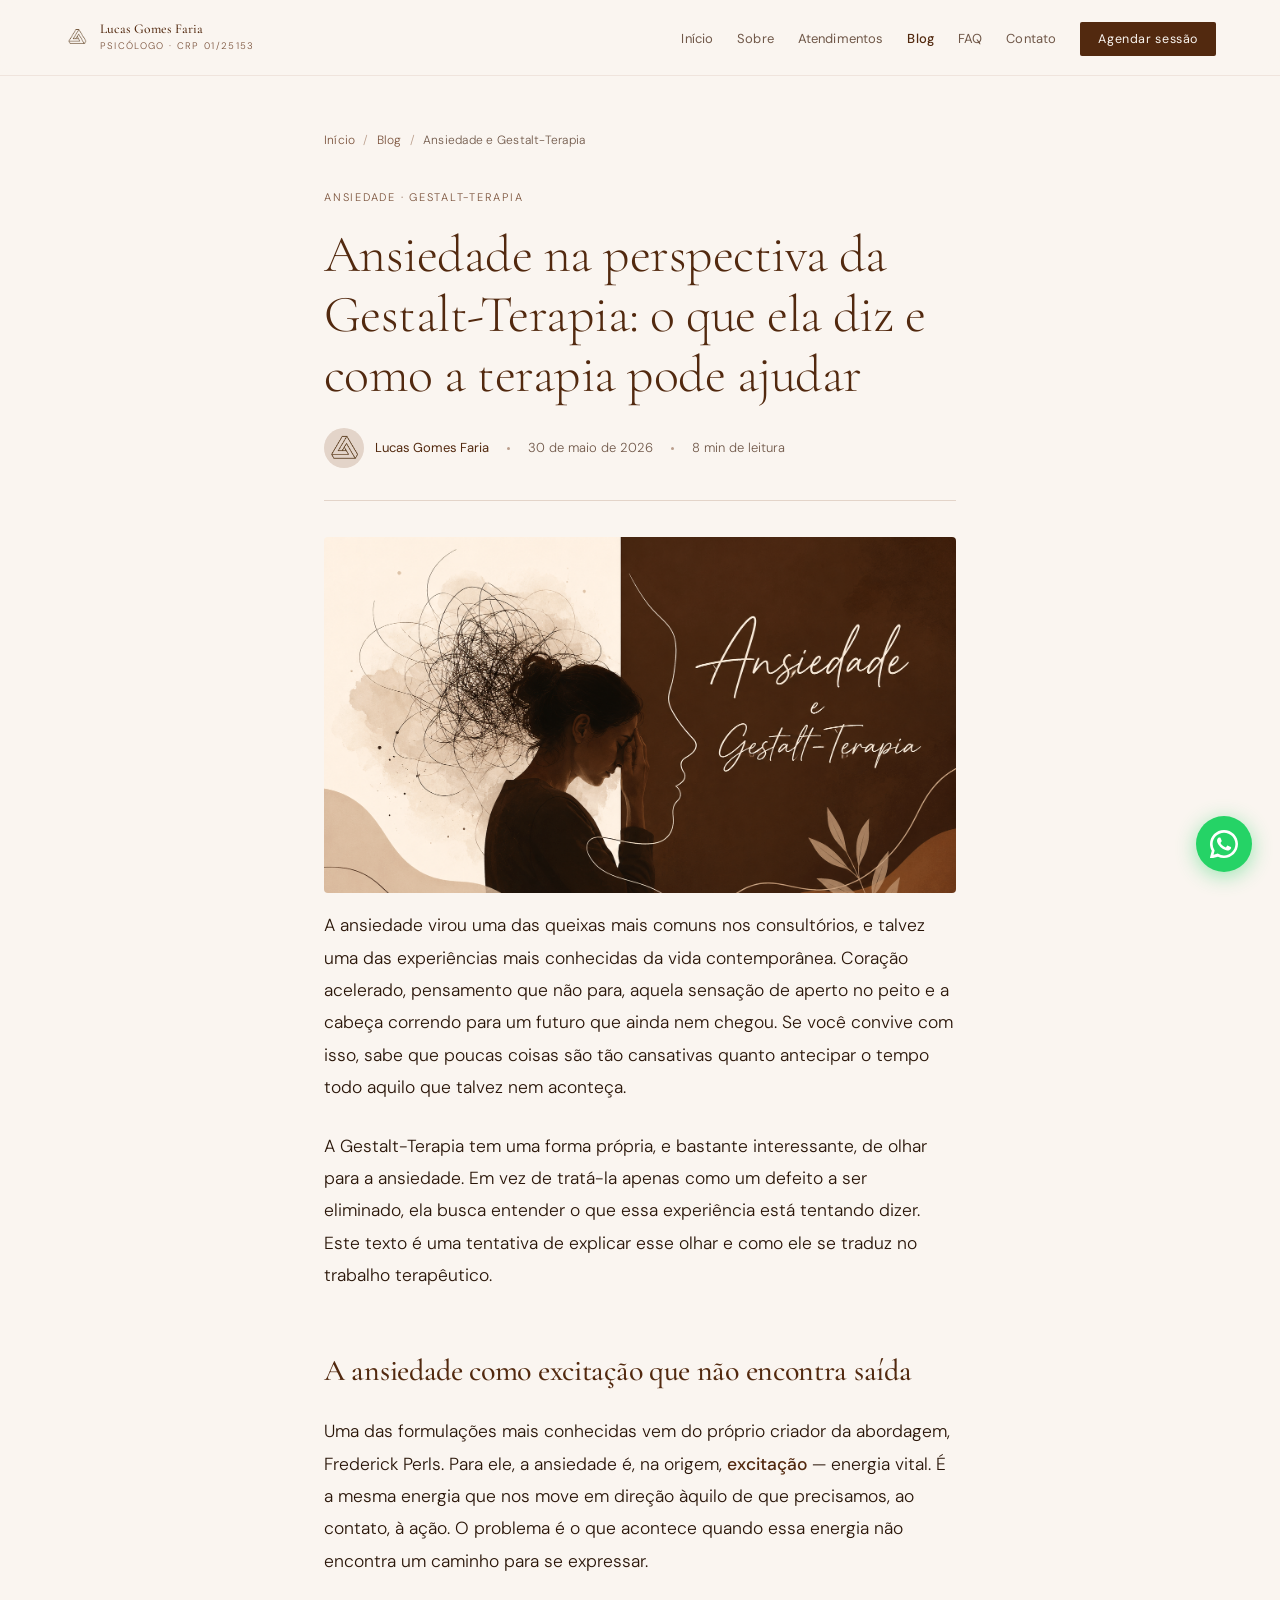
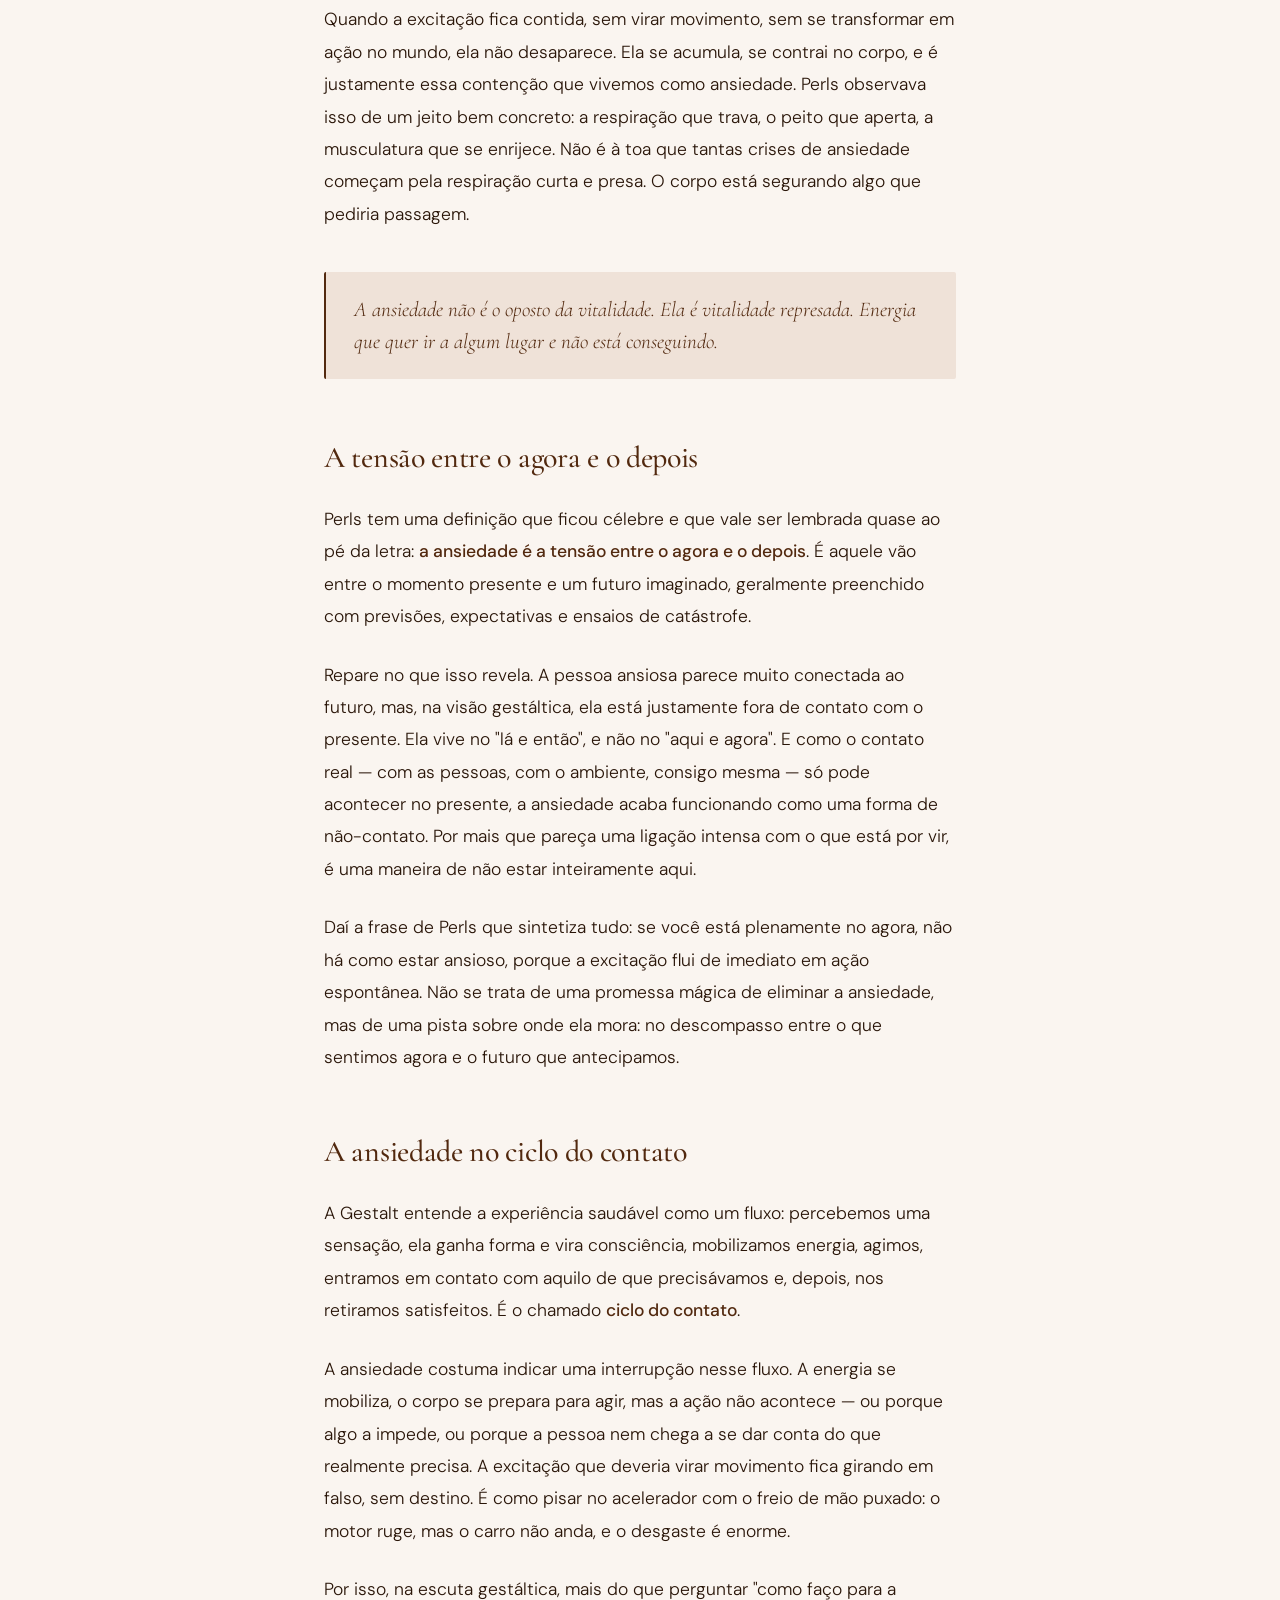
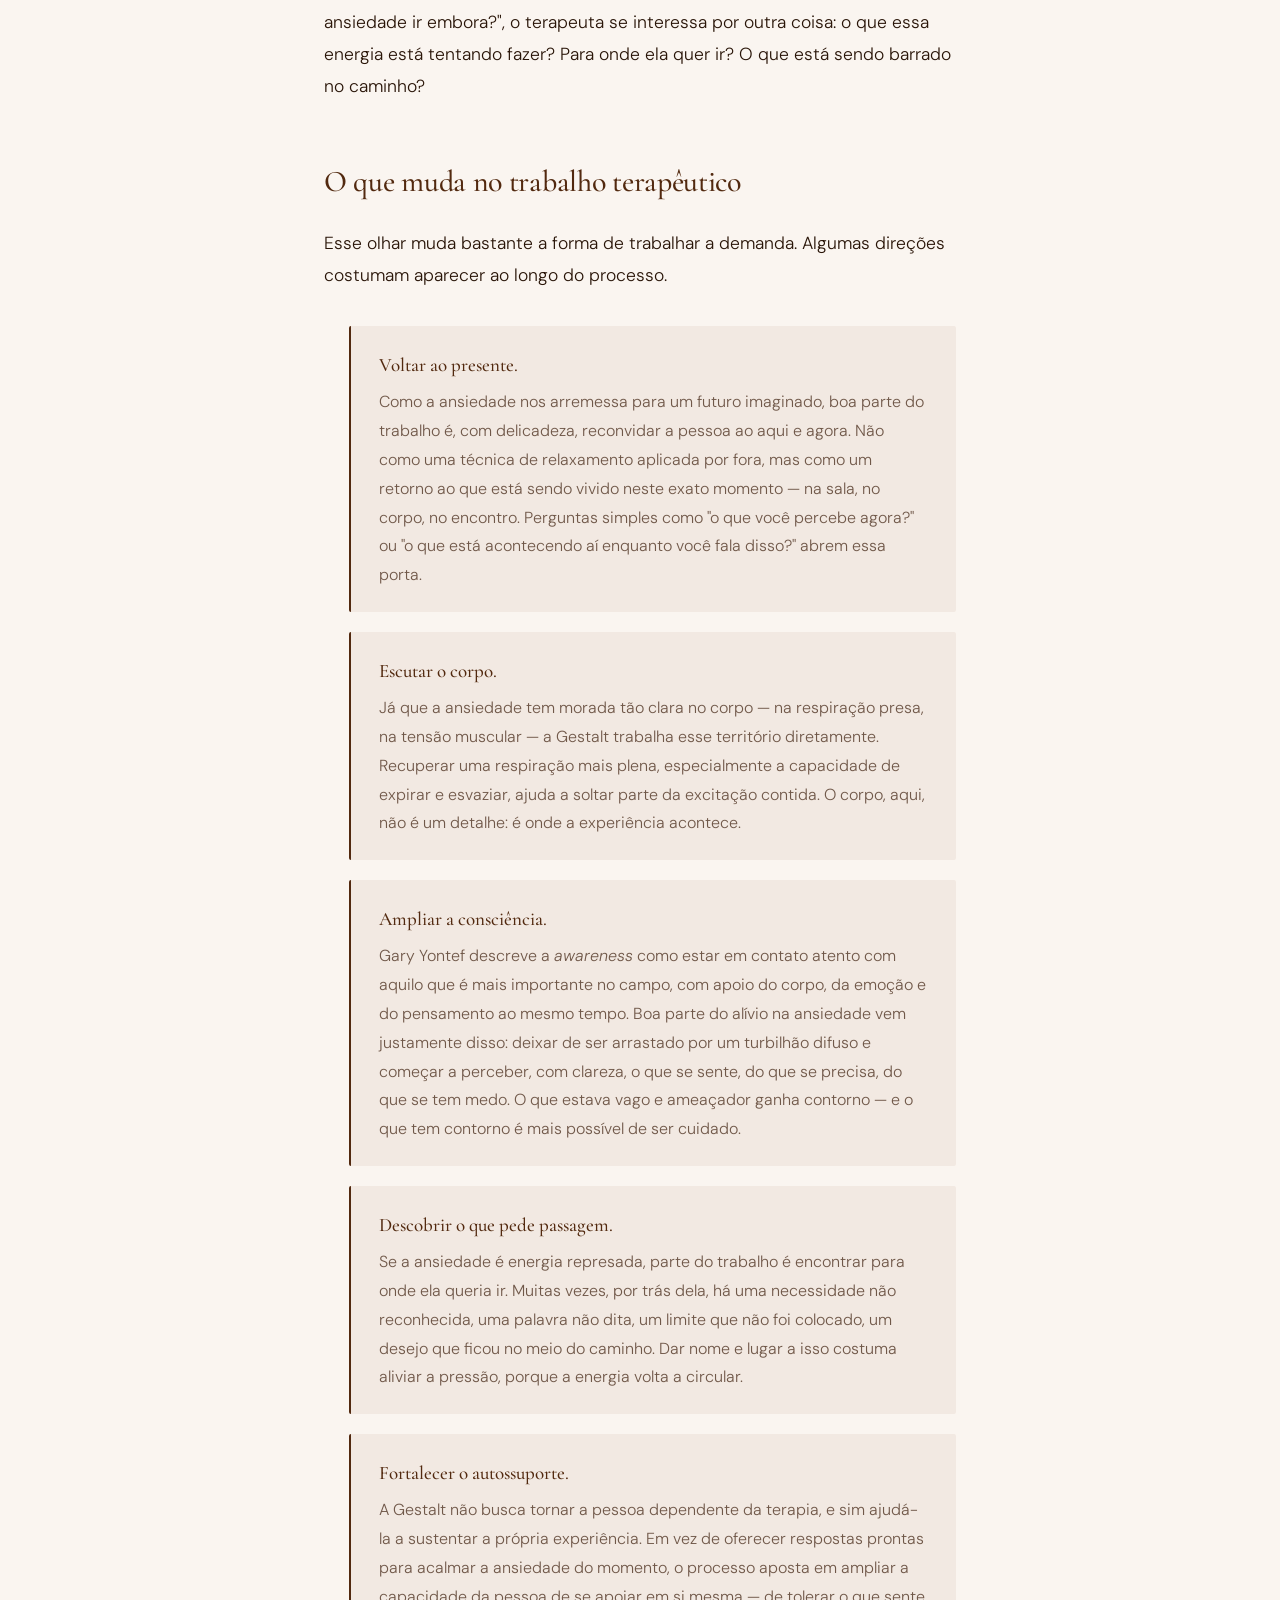
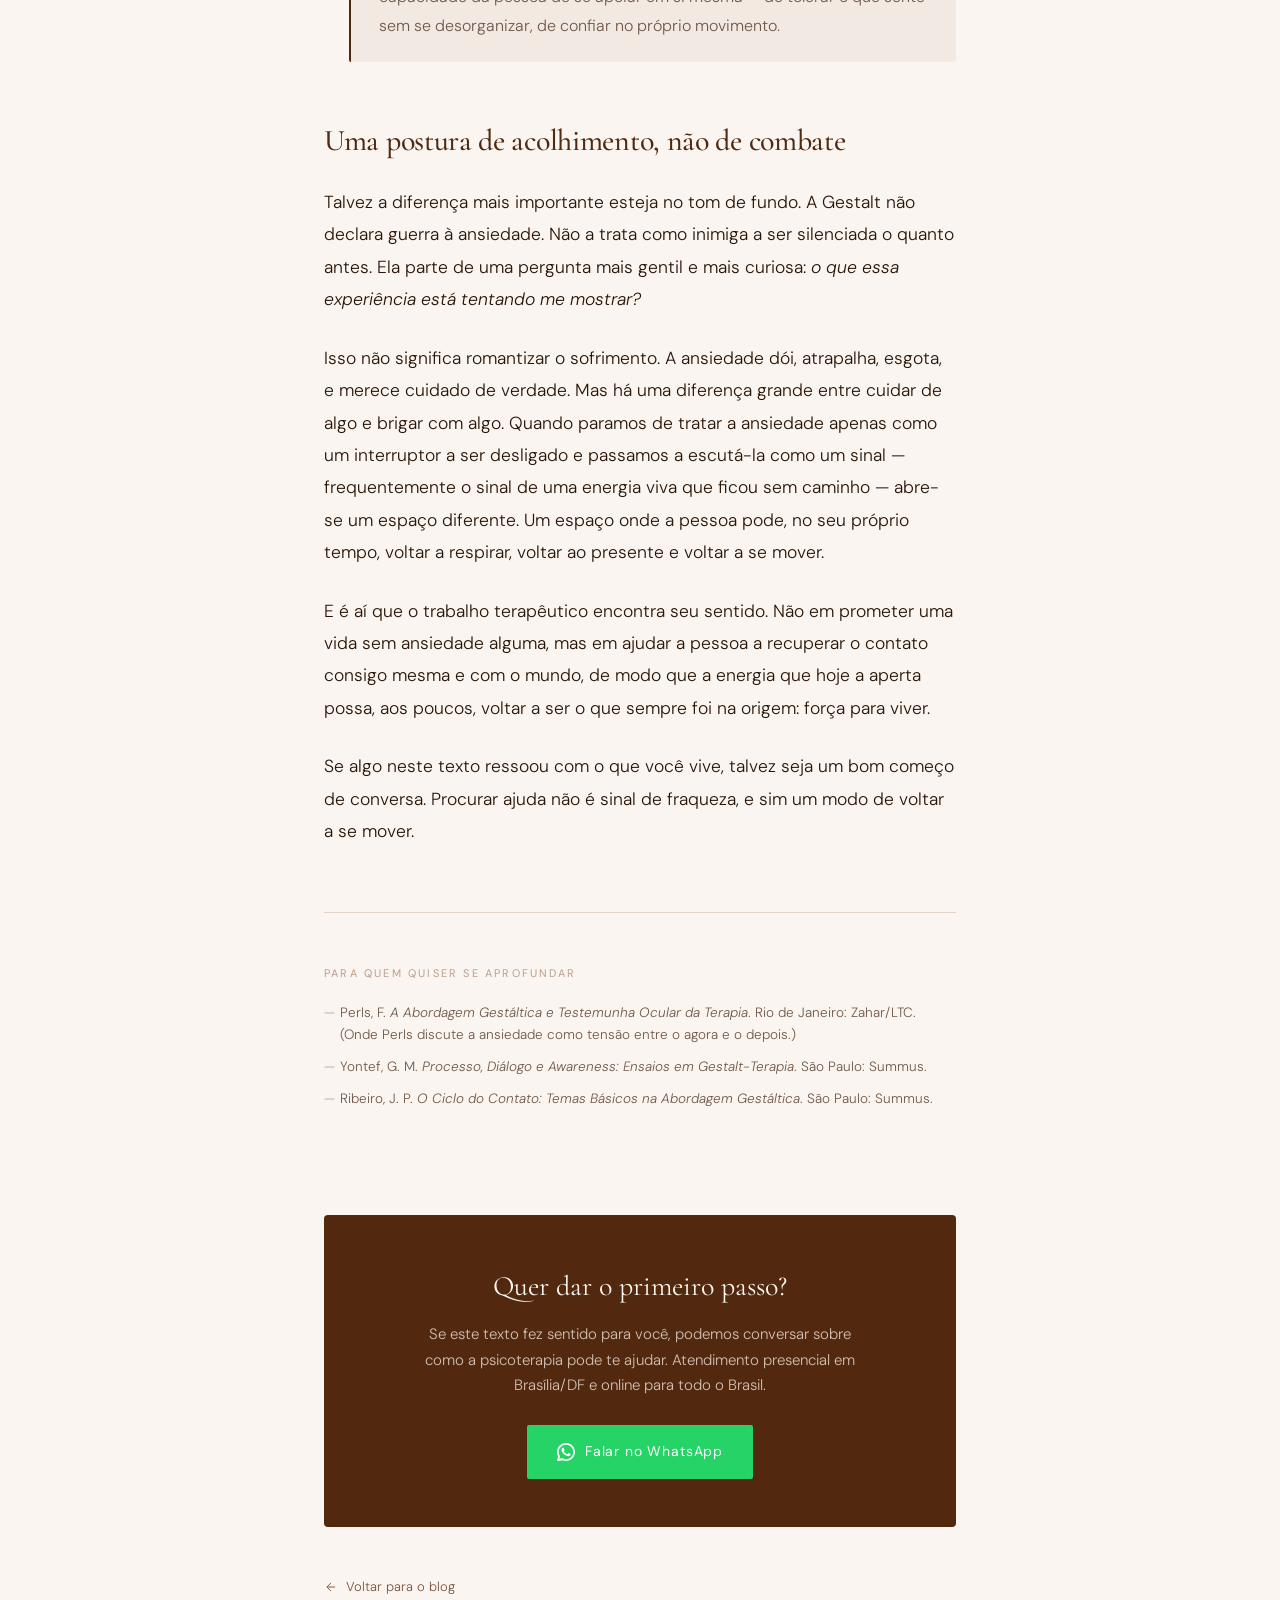
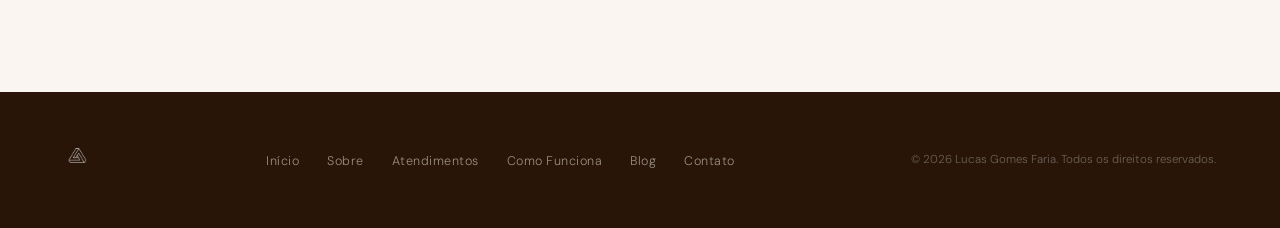
<file: blog/ansiedade-e-gestalt-terapia/index.html>
<!DOCTYPE html>
<html lang="pt-BR">
<head>
  <meta charset="UTF-8" />
  <meta name="viewport" content="width=device-width, initial-scale=1.0" />
  <title>Ansiedade na perspectiva da Gestalt-Terapia: o que ela diz e como a terapia pode ajudar | Lucas Gomes Faria</title>
  <meta name="description" content="A Gestalt-Terapia entende a ansiedade como excitação represada — não um defeito a eliminar, mas um sinal a escutar. Entenda esse olhar e como ele se traduz no trabalho terapêutico." />
  <meta name="keywords" content="ansiedade Gestalt-Terapia, ansiedade terapia, ciclo do contato, excitação represada, awareness ansiedade, psicólogo Brasília, Frederick Perls ansiedade" />
  <meta name="robots" content="index, follow" />
  <meta name="author" content="Lucas Gomes Faria" />
  <link rel="canonical" href="https://lucasgomesfaria.com.br/blog/ansiedade-e-gestalt-terapia/" />

  <!-- Open Graph -->
  <meta property="og:type" content="article" />
  <meta property="og:title" content="Ansiedade na perspectiva da Gestalt-Terapia: o que ela diz e como a terapia pode ajudar" />
  <meta property="og:description" content="A Gestalt-Terapia não trata a ansiedade como inimiga a ser silenciada. Ela se pergunta: o que essa energia está tentando dizer?" />
  <meta property="og:url" content="https://lucasgomesfaria.com.br/blog/ansiedade-e-gestalt-terapia/" />
  <meta property="og:image" content="https://lucasgomesfaria.com.br/blog/ansiedade-e-gestalt-terapia/capa.png" />
  <meta property="og:locale" content="pt_BR" />
  <meta property="article:published_time" content="2026-05-30" />
  <meta property="article:author" content="Lucas Gomes Faria" />
  <meta property="article:section" content="Ansiedade" />
  <meta name="twitter:card" content="summary_large_image" />
  <meta name="theme-color" content="#5a4632" />

  <link rel="preconnect" href="https://fonts.googleapis.com" />
  <link rel="preconnect" href="https://fonts.gstatic.com" crossorigin />
  <link href="https://fonts.googleapis.com/css2?family=Cormorant+Garamond:ital,wght@0,300;0,400;0,500;0,600;1,300;1,400&family=DM+Sans:wght@300;400;500&display=swap" rel="stylesheet" />
  <link rel="stylesheet" href="../blog.css" />

  <!-- JSON-LD: BlogPosting -->
  <script type="application/ld+json">
  {
    "@context": "https://schema.org",
    "@type": "BlogPosting",
    "headline": "Ansiedade na perspectiva da Gestalt-Terapia: o que ela diz e como a terapia pode ajudar",
    "description": "A Gestalt-Terapia entende a ansiedade como excitação represada — não um defeito a eliminar, mas um sinal a escutar. Entenda esse olhar e como ele se traduz no trabalho terapêutico.",
    "image": "https://lucasgomesfaria.com.br/blog/ansiedade-e-gestalt-terapia/capa.png",
    "datePublished": "2026-05-30",
    "dateModified": "2026-05-30",
    "inLanguage": "pt-BR",
    "wordCount": 1600,
    "articleSection": "Ansiedade",
    "keywords": ["ansiedade", "Gestalt-Terapia", "excitação", "ciclo do contato", "awareness", "psicólogo Brasília"],
    "author": {
      "@type": "Person",
      "name": "Lucas Gomes Faria",
      "jobTitle": "Psicólogo",
      "identifier": "CRP 01/25153",
      "url": "https://lucasgomesfaria.com.br"
    },
    "publisher": { "@type": "Person", "name": "Lucas Gomes Faria" },
    "mainEntityOfPage": {
      "@type": "WebPage",
      "@id": "https://lucasgomesfaria.com.br/blog/ansiedade-e-gestalt-terapia/"
    }
  }
  </script>
  <!-- Breadcrumb -->
  <script type="application/ld+json">
  {
    "@context": "https://schema.org",
    "@type": "BreadcrumbList",
    "itemListElement": [
      { "@type": "ListItem", "position": 1, "name": "Início", "item": "https://lucasgomesfaria.com.br/" },
      { "@type": "ListItem", "position": 2, "name": "Blog", "item": "https://lucasgomesfaria.com.br/blog/" },
      { "@type": "ListItem", "position": 3, "name": "Ansiedade e Gestalt-Terapia", "item": "https://lucasgomesfaria.com.br/blog/ansiedade-e-gestalt-terapia/" }
    ]
  }
  </script>
</head>
<body>

<!-- FLOATING WHATSAPP -->
<a href="https://wa.me/5561981676377" target="_blank" rel="noopener" id="wa-float" title="Falar no WhatsApp" aria-label="Falar no WhatsApp">
  <svg viewBox="0 0 24 24"><path d="M17.472 14.382c-.297-.149-1.758-.867-2.03-.967-.273-.099-.471-.148-.67.15-.197.297-.767.966-.94 1.164-.173.199-.347.223-.644.075-.297-.15-1.255-.463-2.39-1.475-.883-.788-1.48-1.761-1.653-2.059-.173-.297-.018-.458.13-.606.134-.133.298-.347.446-.52.149-.174.198-.298.298-.497.099-.198.05-.371-.025-.52-.075-.149-.669-1.612-.916-2.207-.242-.579-.487-.5-.669-.51-.173-.008-.371-.01-.57-.01-.198 0-.52.074-.792.372-.272.297-1.04 1.016-1.04 2.479 0 1.462 1.065 2.875 1.213 3.074.149.198 2.096 3.2 5.077 4.487.709.306 1.262.489 1.694.625.712.227 1.36.195 1.871.118.571-.085 1.758-.719 2.006-1.413.248-.694.248-1.289.173-1.413-.074-.124-.272-.198-.57-.347z"/><path d="M12 0C5.373 0 0 5.373 0 12c0 2.127.558 4.121 1.532 5.85L.054 23.454a.75.75 0 00.908.99l5.878-1.544A11.953 11.953 0 0012 24c6.627 0 12-5.373 12-12S18.627 0 12 0zm0 21.75a9.72 9.72 0 01-4.95-1.353l-.355-.21-3.685.968.985-3.59-.23-.369A9.718 9.718 0 012.25 12C2.25 6.615 6.615 2.25 12 2.25S21.75 6.615 21.75 12 17.385 21.75 12 21.75z"/></svg>
</a>

<!-- NAV -->
<nav id="main-nav">
  <a href="/" class="nav-logo">
    <img src="../../assets/logo.png" alt="Lucas Gomes Faria — Psicólogo em Brasília (CRP 01/25153)" />
    <div class="nav-logo-text">
      <span class="nav-logo-name">Lucas Gomes Faria</span>
      <span class="nav-logo-sub">Psicólogo · CRP 01/25153</span>
    </div>
  </a>
  <ul class="nav-links" id="nav-links">
    <li><a href="/#inicio">Início</a></li>
    <li><a href="/#sobre">Sobre</a></li>
    <li><a href="/#atendimentos">Atendimentos</a></li>
    <li><a href="/blog/" class="active">Blog</a></li>
    <li><a href="/#faq">FAQ</a></li>
    <li><a href="/#contato">Contato</a></li>
    <li><a href="https://wa.me/5561981676377" target="_blank" rel="noopener" class="btn-cta-nav">Agendar sessão</a></li>
  </ul>
  <button class="nav-hamburger" id="hamburger" aria-label="Menu">
    <span></span><span></span><span></span>
  </button>
</nav>

<!-- ARTIGO -->
<article class="article-wrap">
  <nav class="breadcrumb" aria-label="Trilha de navegação">
    <a href="/">Início</a> <span>/</span>
    <a href="/blog/">Blog</a> <span>/</span>
    Ansiedade e Gestalt-Terapia
  </nav>

  <span class="article-tag">Ansiedade · Gestalt-Terapia</span>
  <h1 class="article-title">Ansiedade na perspectiva da Gestalt-Terapia: o que ela diz e como a terapia pode ajudar</h1>

  <div class="article-meta">
    <span class="article-author">
      <img src="../../assets/logo.png" alt="Lucas Gomes Faria" />
      <span class="article-author-name">Lucas Gomes Faria</span>
    </span>
    <span class="article-meta-dot"></span>
    <time datetime="2026-05-30">30 de maio de 2026</time>
    <span class="article-meta-dot"></span>
    <span>8 min de leitura</span>
  </div>

  <img class="article-hero-img" src="capa.png" alt="Silhueta de pessoa com pensamentos em espiral representando a ansiedade — perspectiva da Gestalt-Terapia" />

  <div class="article-body">

    <p>A ansiedade virou uma das queixas mais comuns nos consultórios, e talvez uma das experiências mais conhecidas da vida contemporânea. Coração acelerado, pensamento que não para, aquela sensação de aperto no peito e a cabeça correndo para um futuro que ainda nem chegou. Se você convive com isso, sabe que poucas coisas são tão cansativas quanto antecipar o tempo todo aquilo que talvez nem aconteça.</p>

    <p>A Gestalt-Terapia tem uma forma própria, e bastante interessante, de olhar para a ansiedade. Em vez de tratá-la apenas como um defeito a ser eliminado, ela busca entender o que essa experiência está tentando dizer. Este texto é uma tentativa de explicar esse olhar e como ele se traduz no trabalho terapêutico.</p>

    <h2>A ansiedade como excitação que não encontra saída</h2>

    <p>Uma das formulações mais conhecidas vem do próprio criador da abordagem, Frederick Perls. Para ele, a ansiedade é, na origem, <strong>excitação</strong> — energia vital. É a mesma energia que nos move em direção àquilo de que precisamos, ao contato, à ação. O problema é o que acontece quando essa energia não encontra um caminho para se expressar.</p>

    <p>Quando a excitação fica contida, sem virar movimento, sem se transformar em ação no mundo, ela não desaparece. Ela se acumula, se contrai no corpo, e é justamente essa contenção que vivemos como ansiedade. Perls observava isso de um jeito bem concreto: a respiração que trava, o peito que aperta, a musculatura que se enrijece. Não é à toa que tantas crises de ansiedade começam pela respiração curta e presa. O corpo está segurando algo que pediria passagem.</p>

    <blockquote>A ansiedade não é o oposto da vitalidade. Ela é vitalidade represada. Energia que quer ir a algum lugar e não está conseguindo.</blockquote>

    <h2>A tensão entre o agora e o depois</h2>

    <p>Perls tem uma definição que ficou célebre e que vale ser lembrada quase ao pé da letra: <strong>a ansiedade é a tensão entre o agora e o depois</strong>. É aquele vão entre o momento presente e um futuro imaginado, geralmente preenchido com previsões, expectativas e ensaios de catástrofe.</p>

    <p>Repare no que isso revela. A pessoa ansiosa parece muito conectada ao futuro, mas, na visão gestáltica, ela está justamente fora de contato com o presente. Ela vive no "lá e então", e não no "aqui e agora". E como o contato real — com as pessoas, com o ambiente, consigo mesma — só pode acontecer no presente, a ansiedade acaba funcionando como uma forma de não-contato. Por mais que pareça uma ligação intensa com o que está por vir, é uma maneira de não estar inteiramente aqui.</p>

    <p>Daí a frase de Perls que sintetiza tudo: se você está plenamente no agora, não há como estar ansioso, porque a excitação flui de imediato em ação espontânea. Não se trata de uma promessa mágica de eliminar a ansiedade, mas de uma pista sobre onde ela mora: no descompasso entre o que sentimos agora e o futuro que antecipamos.</p>

    <h2>A ansiedade no ciclo do contato</h2>

    <p>A Gestalt entende a experiência saudável como um fluxo: percebemos uma sensação, ela ganha forma e vira consciência, mobilizamos energia, agimos, entramos em contato com aquilo de que precisávamos e, depois, nos retiramos satisfeitos. É o chamado <strong>ciclo do contato</strong>.</p>

    <p>A ansiedade costuma indicar uma interrupção nesse fluxo. A energia se mobiliza, o corpo se prepara para agir, mas a ação não acontece — ou porque algo a impede, ou porque a pessoa nem chega a se dar conta do que realmente precisa. A excitação que deveria virar movimento fica girando em falso, sem destino. É como pisar no acelerador com o freio de mão puxado: o motor ruge, mas o carro não anda, e o desgaste é enorme.</p>

    <p>Por isso, na escuta gestáltica, mais do que perguntar "como faço para a ansiedade ir embora?", o terapeuta se interessa por outra coisa: o que essa energia está tentando fazer? Para onde ela quer ir? O que está sendo barrado no caminho?</p>

    <h2>O que muda no trabalho terapêutico</h2>

    <p>Esse olhar muda bastante a forma de trabalhar a demanda. Algumas direções costumam aparecer ao longo do processo.</p>

    <ul class="session-list">
      <li>
        <strong>Voltar ao presente.</strong>
        Como a ansiedade nos arremessa para um futuro imaginado, boa parte do trabalho é, com delicadeza, reconvidar a pessoa ao aqui e agora. Não como uma técnica de relaxamento aplicada por fora, mas como um retorno ao que está sendo vivido neste exato momento — na sala, no corpo, no encontro. Perguntas simples como "o que você percebe agora?" ou "o que está acontecendo aí enquanto você fala disso?" abrem essa porta.
      </li>
      <li>
        <strong>Escutar o corpo.</strong>
        Já que a ansiedade tem morada tão clara no corpo — na respiração presa, na tensão muscular — a Gestalt trabalha esse território diretamente. Recuperar uma respiração mais plena, especialmente a capacidade de expirar e esvaziar, ajuda a soltar parte da excitação contida. O corpo, aqui, não é um detalhe: é onde a experiência acontece.
      </li>
      <li>
        <strong>Ampliar a consciência.</strong>
        Gary Yontef descreve a <em>awareness</em> como estar em contato atento com aquilo que é mais importante no campo, com apoio do corpo, da emoção e do pensamento ao mesmo tempo. Boa parte do alívio na ansiedade vem justamente disso: deixar de ser arrastado por um turbilhão difuso e começar a perceber, com clareza, o que se sente, do que se precisa, do que se tem medo. O que estava vago e ameaçador ganha contorno — e o que tem contorno é mais possível de ser cuidado.
      </li>
      <li>
        <strong>Descobrir o que pede passagem.</strong>
        Se a ansiedade é energia represada, parte do trabalho é encontrar para onde ela queria ir. Muitas vezes, por trás dela, há uma necessidade não reconhecida, uma palavra não dita, um limite que não foi colocado, um desejo que ficou no meio do caminho. Dar nome e lugar a isso costuma aliviar a pressão, porque a energia volta a circular.
      </li>
      <li>
        <strong>Fortalecer o autossuporte.</strong>
        A Gestalt não busca tornar a pessoa dependente da terapia, e sim ajudá-la a sustentar a própria experiência. Em vez de oferecer respostas prontas para acalmar a ansiedade do momento, o processo aposta em ampliar a capacidade da pessoa de se apoiar em si mesma — de tolerar o que sente sem se desorganizar, de confiar no próprio movimento.
      </li>
    </ul>

    <h2>Uma postura de acolhimento, não de combate</h2>

    <p>Talvez a diferença mais importante esteja no tom de fundo. A Gestalt não declara guerra à ansiedade. Não a trata como inimiga a ser silenciada o quanto antes. Ela parte de uma pergunta mais gentil e mais curiosa: <em>o que essa experiência está tentando me mostrar?</em></p>

    <p>Isso não significa romantizar o sofrimento. A ansiedade dói, atrapalha, esgota, e merece cuidado de verdade. Mas há uma diferença grande entre cuidar de algo e brigar com algo. Quando paramos de tratar a ansiedade apenas como um interruptor a ser desligado e passamos a escutá-la como um sinal — frequentemente o sinal de uma energia viva que ficou sem caminho — abre-se um espaço diferente. Um espaço onde a pessoa pode, no seu próprio tempo, voltar a respirar, voltar ao presente e voltar a se mover.</p>

    <p>E é aí que o trabalho terapêutico encontra seu sentido. Não em prometer uma vida sem ansiedade alguma, mas em ajudar a pessoa a recuperar o contato consigo mesma e com o mundo, de modo que a energia que hoje a aperta possa, aos poucos, voltar a ser o que sempre foi na origem: força para viver.</p>

    <p>Se algo neste texto ressoou com o que você vive, talvez seja um bom começo de conversa. Procurar ajuda não é sinal de fraqueza, e sim um modo de voltar a se mover.</p>

    <div class="article-refs">
      <h3>Para quem quiser se aprofundar</h3>
      <ul>
        <li>Perls, F. <em>A Abordagem Gestáltica e Testemunha Ocular da Terapia</em>. Rio de Janeiro: Zahar/LTC. (Onde Perls discute a ansiedade como tensão entre o agora e o depois.)</li>
        <li>Yontef, G. M. <em>Processo, Diálogo e Awareness: Ensaios em Gestalt-Terapia</em>. São Paulo: Summus.</li>
        <li>Ribeiro, J. P. <em>O Ciclo do Contato: Temas Básicos na Abordagem Gestáltica</em>. São Paulo: Summus.</li>
      </ul>
    </div>

  </div>
</article>

<!-- CTA -->
<div class="article-cta">
  <div class="article-cta-inner">
    <h3>Quer dar o primeiro passo?</h3>
    <p>Se este texto fez sentido para você, podemos conversar sobre como a psicoterapia pode te ajudar. Atendimento presencial em Brasília/DF e online para todo o Brasil.</p>
    <a href="https://wa.me/5561981676377" target="_blank" rel="noopener" class="btn-whatsapp">
      <svg viewBox="0 0 24 24"><path d="M17.472 14.382c-.297-.149-1.758-.867-2.03-.967-.273-.099-.471-.148-.67.15-.197.297-.767.966-.94 1.164-.173.199-.347.223-.644.075-.297-.15-1.255-.463-2.39-1.475-.883-.788-1.48-1.761-1.653-2.059-.173-.297-.018-.458.13-.606.134-.133.298-.347.446-.52.149-.174.198-.298.298-.497.099-.198.05-.371-.025-.52-.075-.149-.669-1.612-.916-2.207-.242-.579-.487-.5-.669-.51-.173-.008-.371-.01-.57-.01-.198 0-.52.074-.792.372-.272.297-1.04 1.016-1.04 2.479 0 1.462 1.065 2.875 1.213 3.074.149.198 2.096 3.2 5.077 4.487.709.306 1.262.489 1.694.625.712.227 1.36.195 1.871.118.571-.085 1.758-.719 2.006-1.413.248-.694.248-1.289.173-1.413-.074-.124-.272-.198-.57-.347z"/><path d="M12 0C5.373 0 0 5.373 0 12c0 2.127.558 4.121 1.532 5.85L.054 23.454a.75.75 0 00.908.99l5.878-1.544A11.953 11.953 0 0012 24c6.627 0 12-5.373 12-12S18.627 0 12 0zm0 21.75a9.72 9.72 0 01-4.95-1.353l-.355-.21-3.685.968.985-3.59-.23-.369A9.718 9.718 0 012.25 12C2.25 6.615 6.615 2.25 12 2.25S21.75 6.615 21.75 12 17.385 21.75 12 21.75z"/></svg>
      Falar no WhatsApp
    </a>
  </div>
</div>

<!-- VOLTAR -->
<div class="article-back">
  <a href="/blog/">
    <svg viewBox="0 0 24 24" fill="none" stroke="currentColor" stroke-width="1.6"><path d="M19 12H5M12 19l-7-7 7-7"/></svg>
    Voltar para o blog
  </a>
</div>

<!-- FOOTER -->
<footer>
  <div class="footer-logo">
    <img src="../../assets/logo.png" alt="Lucas Gomes Faria — Psicólogo" />
  </div>
  <ul class="footer-nav">
    <li><a href="/#inicio">Início</a></li>
    <li><a href="/#sobre">Sobre</a></li>
    <li><a href="/#atendimentos">Atendimentos</a></li>
    <li><a href="/#como-funciona">Como Funciona</a></li>
    <li><a href="/blog/">Blog</a></li>
    <li><a href="/#contato">Contato</a></li>
  </ul>
  <p class="footer-copy">© 2026 Lucas Gomes Faria. Todos os direitos reservados.</p>
</footer>

<script>
  const nav = document.getElementById('main-nav');
  window.addEventListener('scroll', () => nav.classList.toggle('scrolled', window.scrollY > 20), { passive: true });
  const hamburger = document.getElementById('hamburger');
  const navLinks = document.getElementById('nav-links');
  hamburger.addEventListener('click', () => navLinks.classList.toggle('open'));
</script>
</body>
</html>
</file>
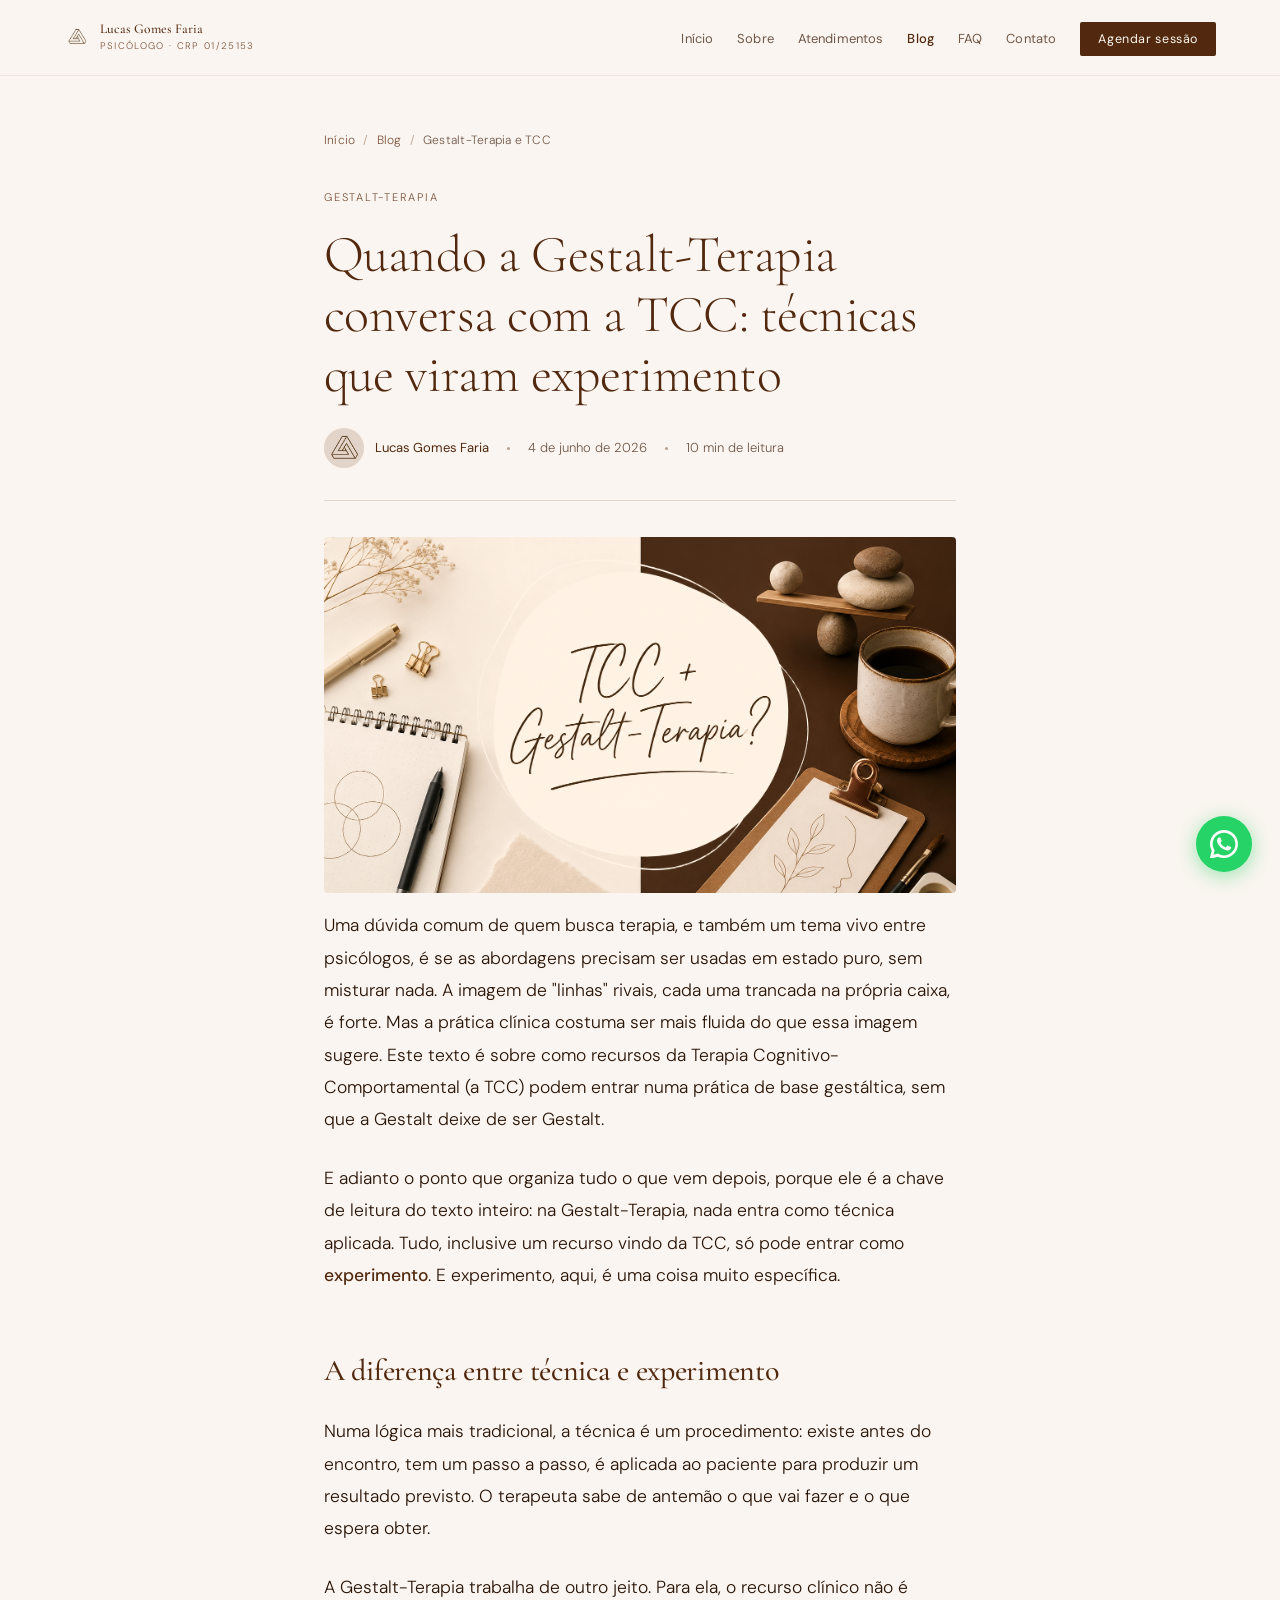
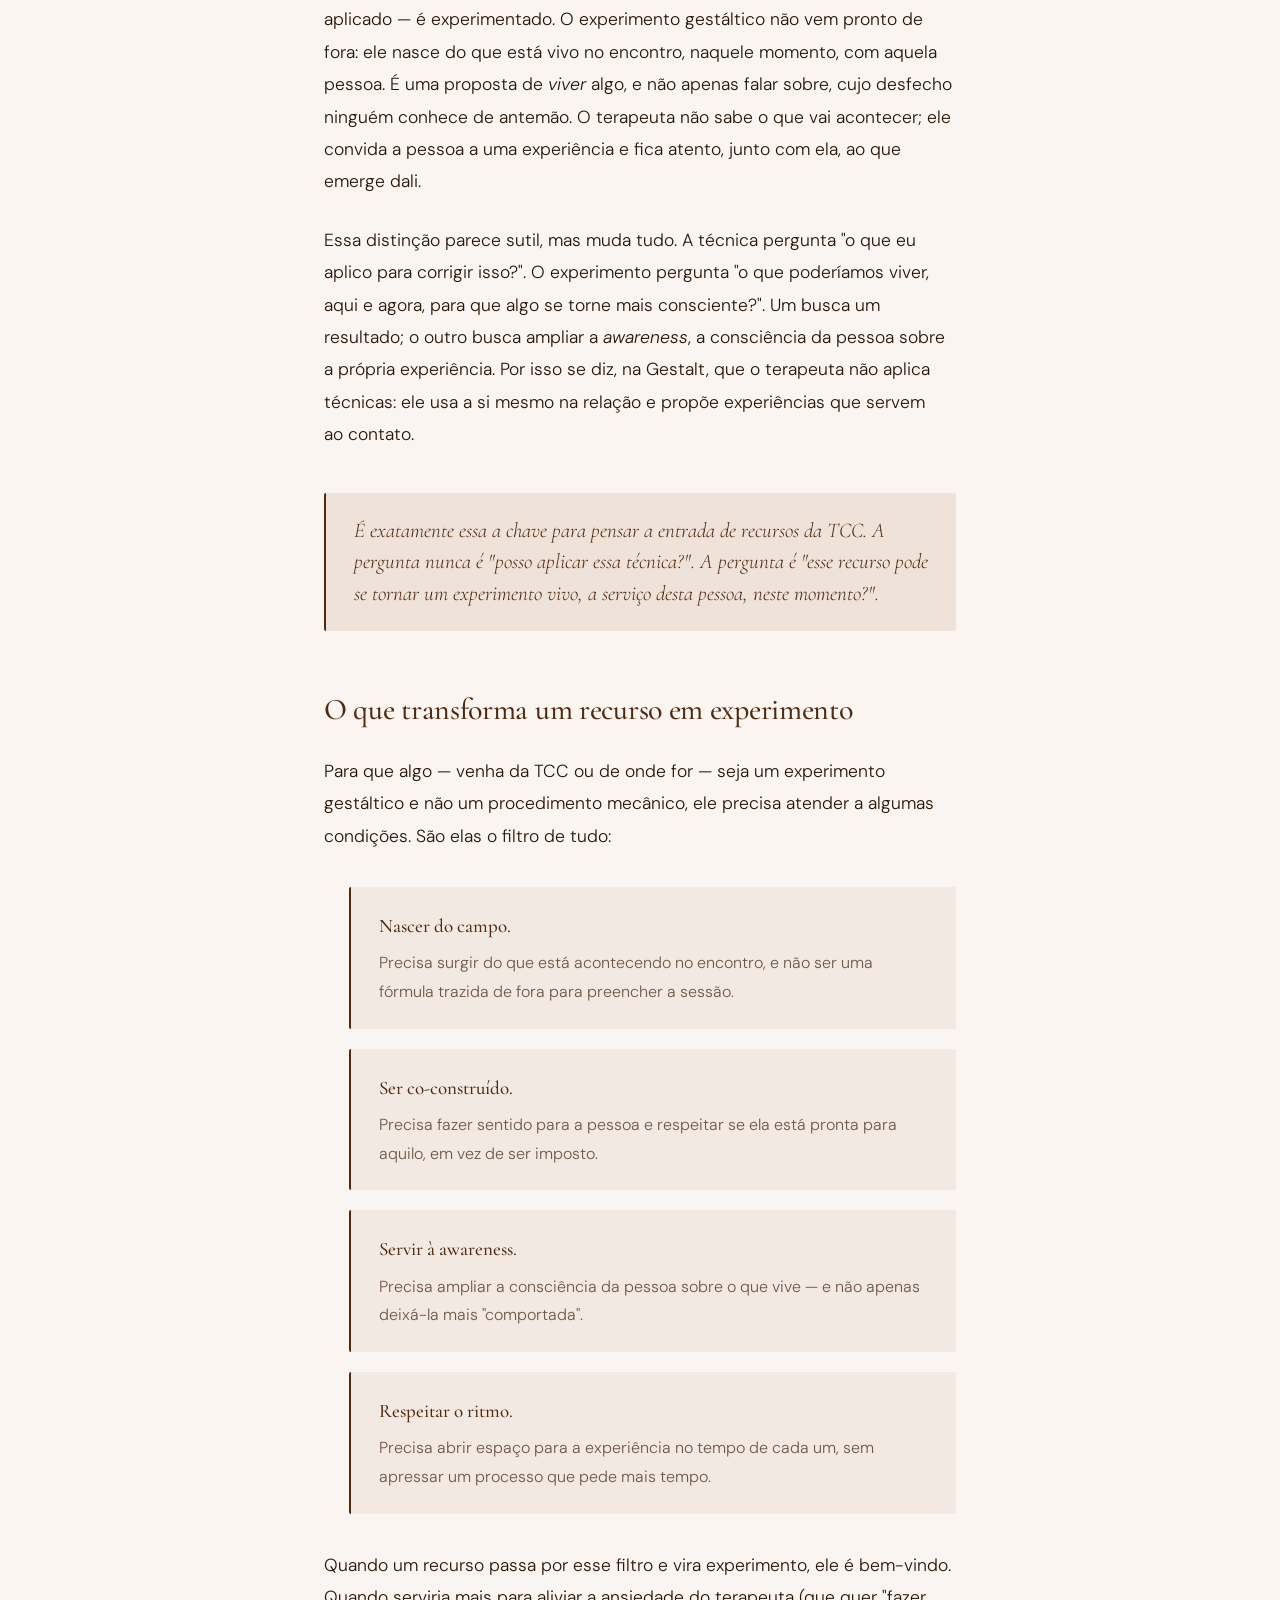
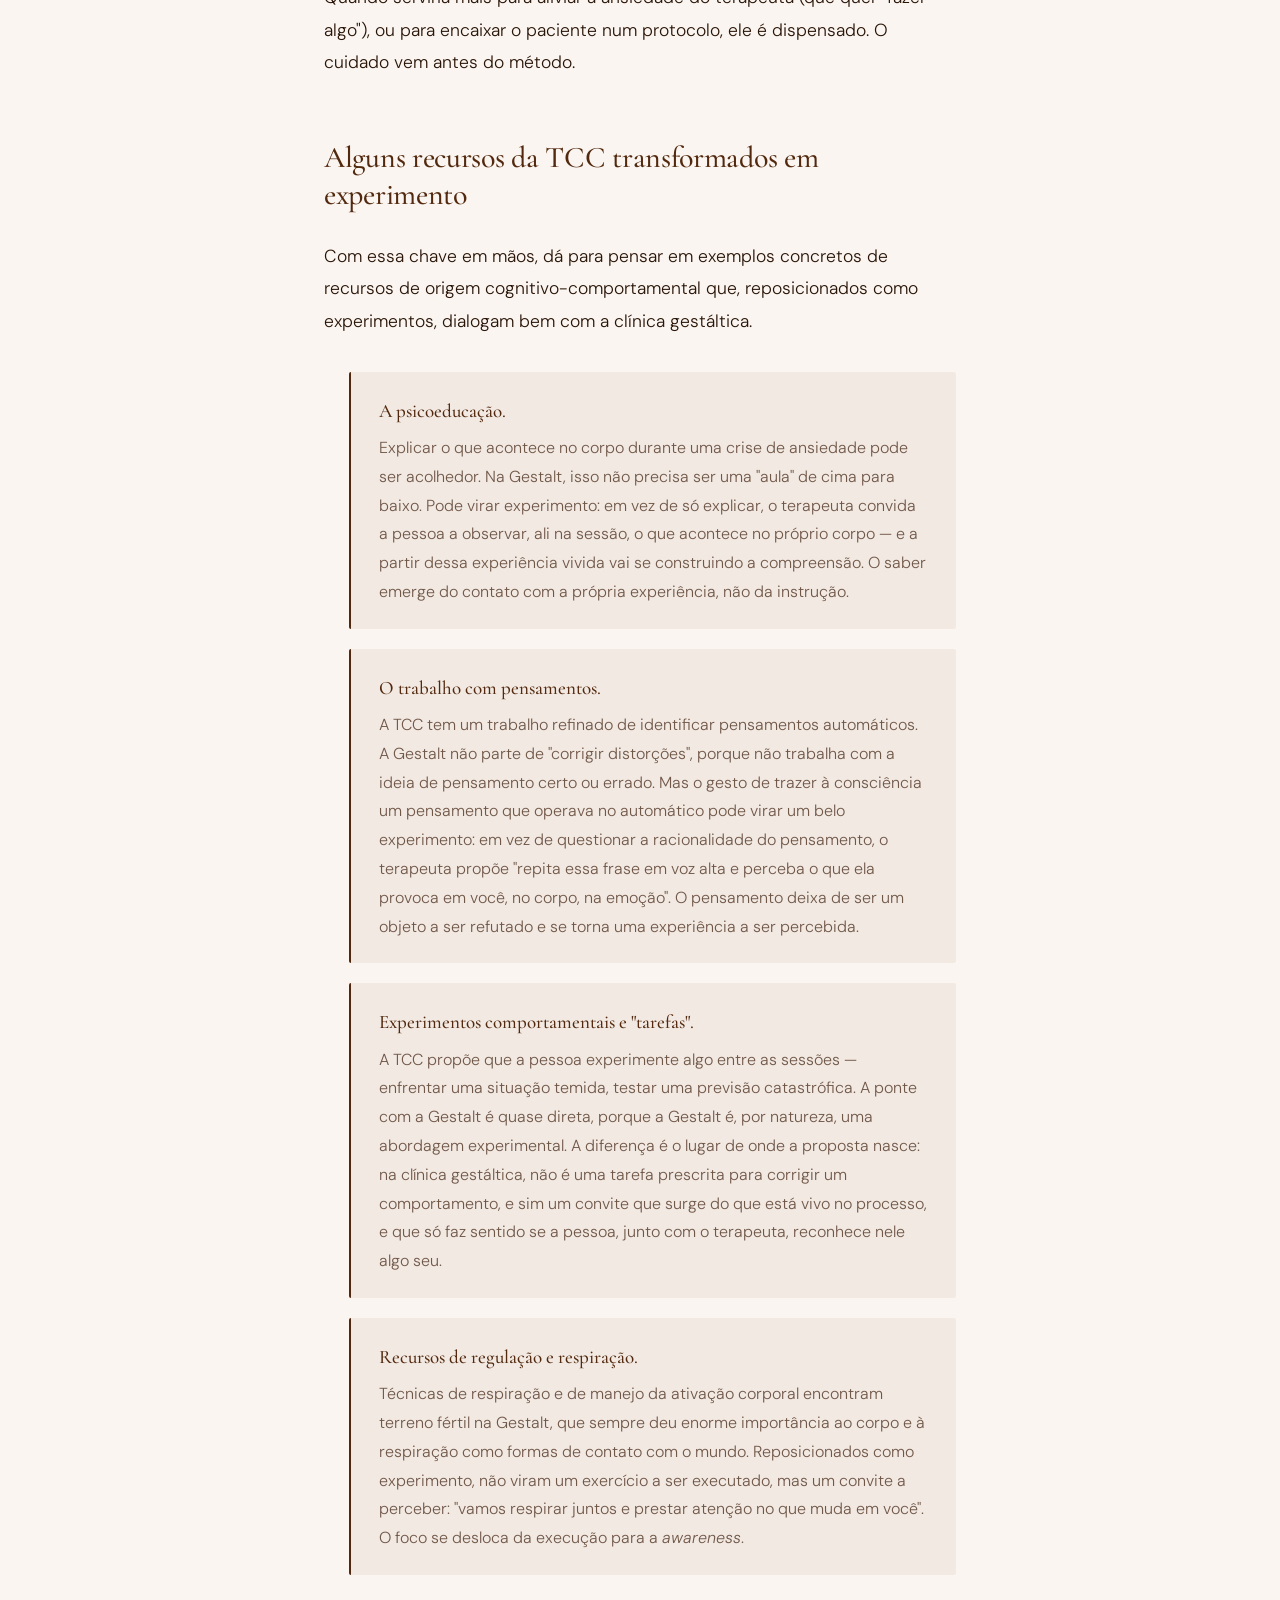
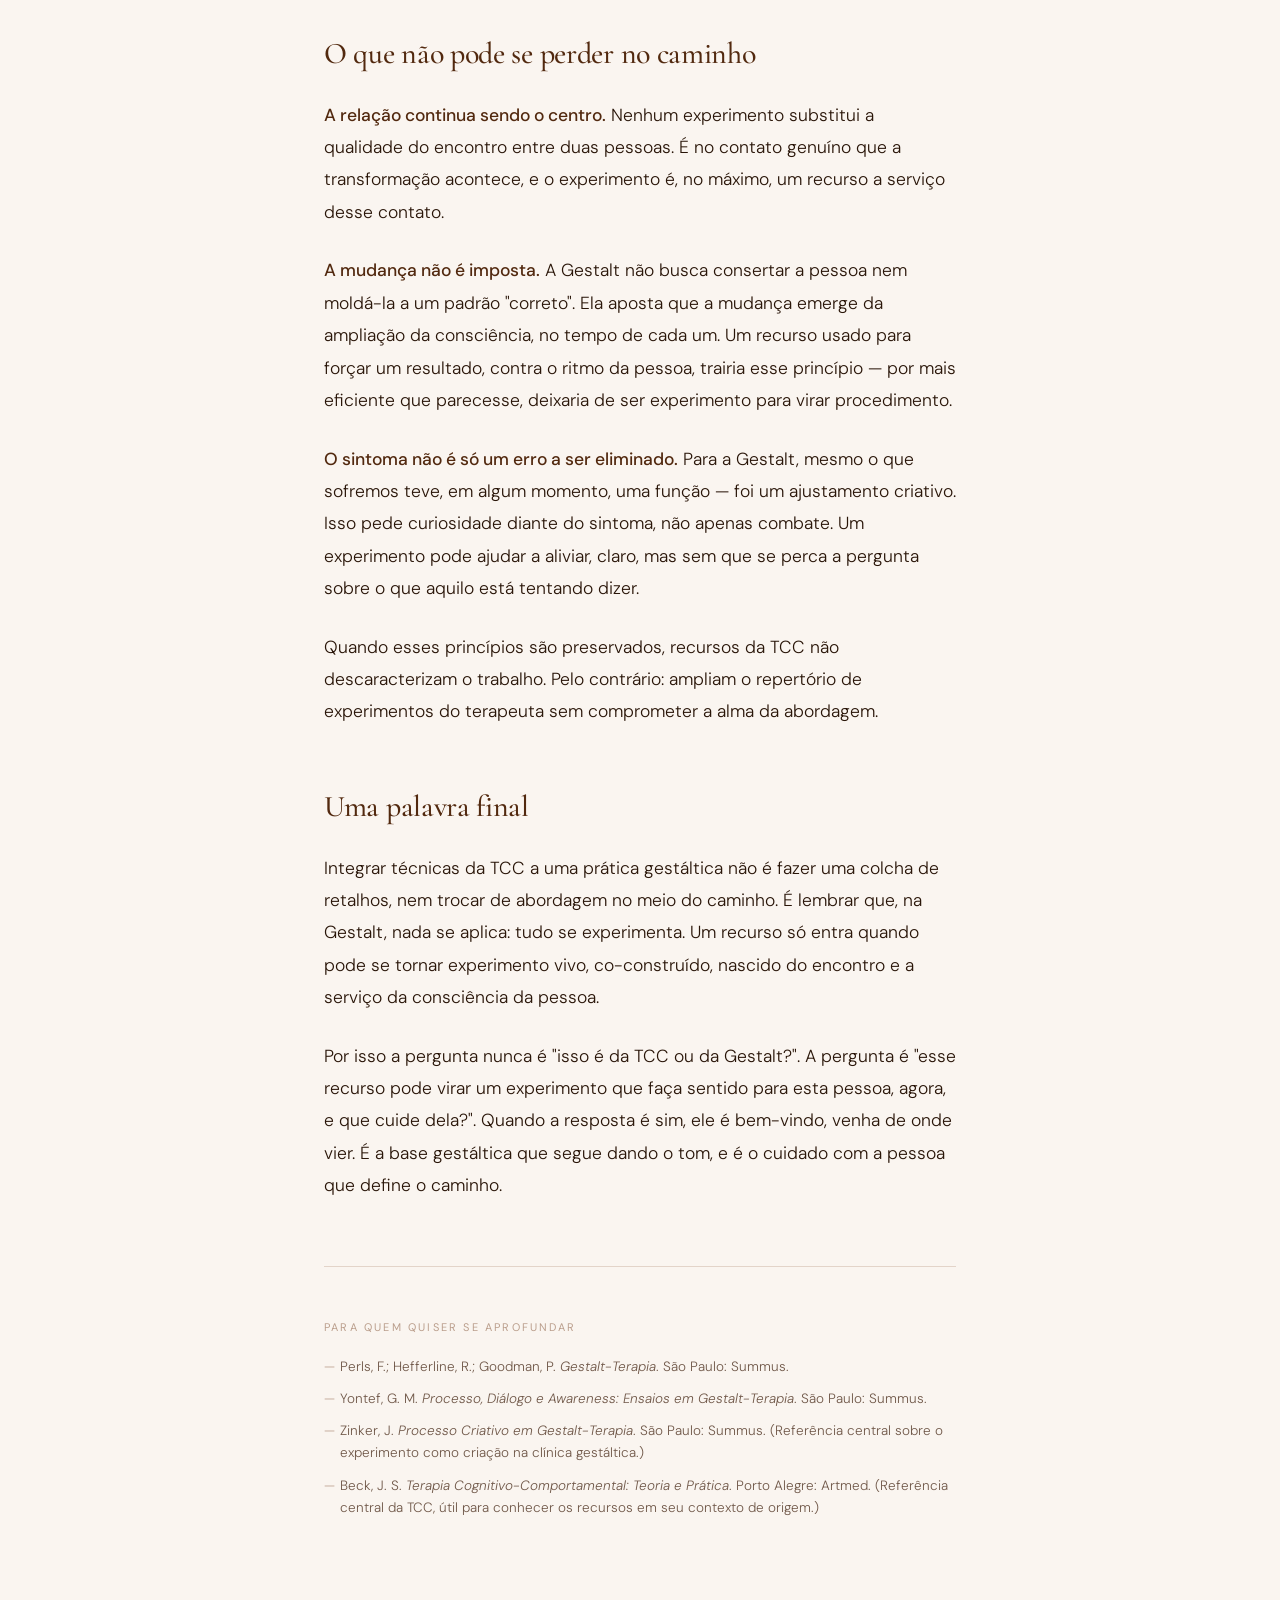
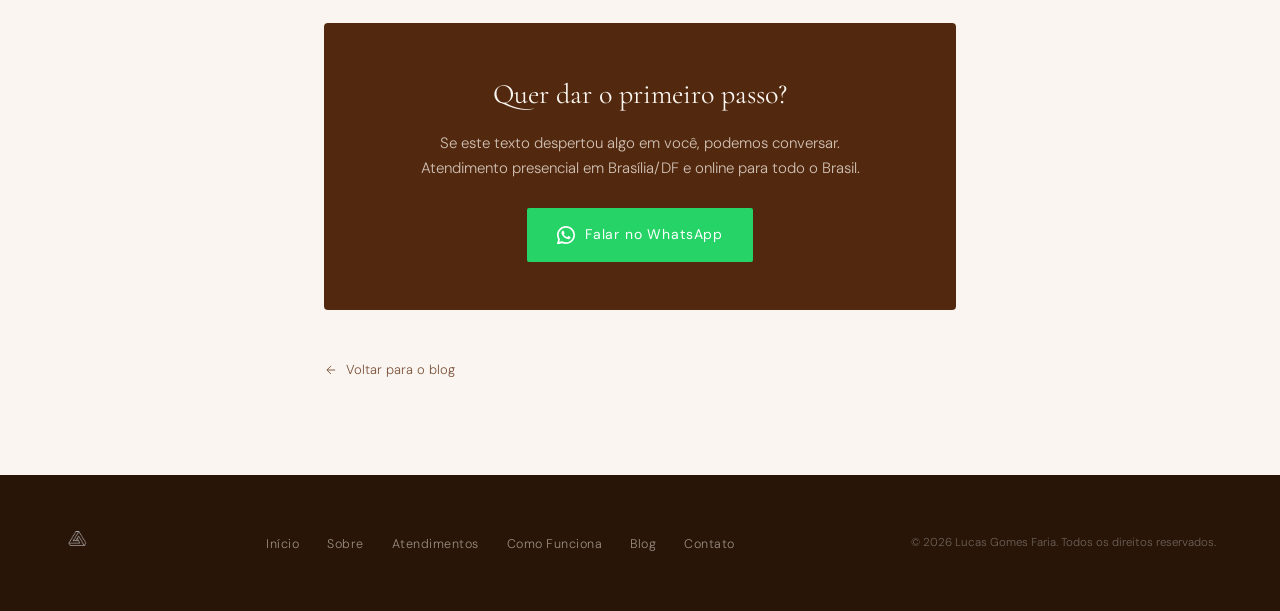
<file: blog/gestalt-terapia-e-tcc/index.html>
<!DOCTYPE html>
<html lang="pt-BR">
<head>
  <meta charset="UTF-8" />
  <meta name="viewport" content="width=device-width, initial-scale=1.0" />
  <title>Quando a Gestalt-Terapia conversa com a TCC: técnicas que viram experimento | Lucas Gomes Faria</title>
  <meta name="description" content="Como recursos da TCC podem entrar numa prática de base gestáltica sem que a Gestalt deixe de ser Gestalt — a chave está na diferença entre técnica e experimento." />
  <meta name="keywords" content="Gestalt-Terapia TCC, integração abordagens, TCC Gestalt, experimento gestáltico, psicoterapia integrativa, psicólogo Brasília" />
  <meta name="robots" content="index, follow" />
  <meta name="author" content="Lucas Gomes Faria" />
  <link rel="canonical" href="https://lucasgomesfaria.com.br/blog/gestalt-terapia-e-tcc/" />

  <meta property="og:type" content="article" />
  <meta property="og:title" content="Quando a Gestalt-Terapia conversa com a TCC: técnicas que viram experimento" />
  <meta property="og:description" content="Na Gestalt-Terapia, nada entra como técnica aplicada. Tudo, inclusive um recurso vindo da TCC, só pode entrar como experimento vivo." />
  <meta property="og:url" content="https://lucasgomesfaria.com.br/blog/gestalt-terapia-e-tcc/" />
  <meta property="og:image" content="https://lucasgomesfaria.com.br/blog/gestalt-terapia-e-tcc/capa.png" />
  <meta property="og:locale" content="pt_BR" />
  <meta property="article:published_time" content="2026-06-04" />
  <meta property="article:author" content="Lucas Gomes Faria" />
  <meta property="article:section" content="Gestalt-Terapia" />
  <meta name="twitter:card" content="summary_large_image" />
  <meta name="theme-color" content="#5a4632" />

  <link rel="preconnect" href="https://fonts.googleapis.com" />
  <link rel="preconnect" href="https://fonts.gstatic.com" crossorigin />
  <link href="https://fonts.googleapis.com/css2?family=Cormorant+Garamond:ital,wght@0,300;0,400;0,500;0,600;1,300;1,400&family=DM+Sans:wght@300;400;500&display=swap" rel="stylesheet" />
  <link rel="stylesheet" href="../blog.css" />

  <script type="application/ld+json">
  {
    "@context": "https://schema.org",
    "@type": "BlogPosting",
    "headline": "Quando a Gestalt-Terapia conversa com a TCC: técnicas que viram experimento",
    "description": "Como recursos da TCC podem entrar numa prática de base gestáltica sem que a Gestalt deixe de ser Gestalt — a chave está na diferença entre técnica e experimento.",
    "image": "https://lucasgomesfaria.com.br/blog/gestalt-terapia-e-tcc/capa.png",
    "datePublished": "2026-06-04",
    "dateModified": "2026-06-04",
    "inLanguage": "pt-BR",
    "wordCount": 1900,
    "articleSection": "Gestalt-Terapia",
    "keywords": ["Gestalt-Terapia", "TCC", "integração", "experimento", "awareness", "psicólogo Brasília"],
    "author": { "@type": "Person", "name": "Lucas Gomes Faria", "jobTitle": "Psicólogo", "identifier": "CRP 01/25153", "url": "https://lucasgomesfaria.com.br" },
    "publisher": { "@type": "Person", "name": "Lucas Gomes Faria" },
    "mainEntityOfPage": { "@type": "WebPage", "@id": "https://lucasgomesfaria.com.br/blog/gestalt-terapia-e-tcc/" }
  }
  </script>
  <script type="application/ld+json">
  {
    "@context": "https://schema.org",
    "@type": "BreadcrumbList",
    "itemListElement": [
      { "@type": "ListItem", "position": 1, "name": "Início", "item": "https://lucasgomesfaria.com.br/" },
      { "@type": "ListItem", "position": 2, "name": "Blog", "item": "https://lucasgomesfaria.com.br/blog/" },
      { "@type": "ListItem", "position": 3, "name": "Gestalt-Terapia e TCC", "item": "https://lucasgomesfaria.com.br/blog/gestalt-terapia-e-tcc/" }
    ]
  }
  </script>
</head>
<body>

<a href="https://wa.me/5561981676377" target="_blank" rel="noopener" id="wa-float" aria-label="Falar no WhatsApp">
  <svg viewBox="0 0 24 24"><path d="M17.472 14.382c-.297-.149-1.758-.867-2.03-.967-.273-.099-.471-.148-.67.15-.197.297-.767.966-.94 1.164-.173.199-.347.223-.644.075-.297-.15-1.255-.463-2.39-1.475-.883-.788-1.48-1.761-1.653-2.059-.173-.297-.018-.458.13-.606.134-.133.298-.347.446-.52.149-.174.198-.298.298-.497.099-.198.05-.371-.025-.52-.075-.149-.669-1.612-.916-2.207-.242-.579-.487-.5-.669-.51-.173-.008-.371-.01-.57-.01-.198 0-.52.074-.792.372-.272.297-1.04 1.016-1.04 2.479 0 1.462 1.065 2.875 1.213 3.074.149.198 2.096 3.2 5.077 4.487.709.306 1.262.489 1.694.625.712.227 1.36.195 1.871.118.571-.085 1.758-.719 2.006-1.413.248-.694.248-1.289.173-1.413-.074-.124-.272-.198-.57-.347z"/><path d="M12 0C5.373 0 0 5.373 0 12c0 2.127.558 4.121 1.532 5.85L.054 23.454a.75.75 0 00.908.99l5.878-1.544A11.953 11.953 0 0012 24c6.627 0 12-5.373 12-12S18.627 0 12 0zm0 21.75a9.72 9.72 0 01-4.95-1.353l-.355-.21-3.685.968.985-3.59-.23-.369A9.718 9.718 0 012.25 12C2.25 6.615 6.615 2.25 12 2.25S21.75 6.615 21.75 12 17.385 21.75 12 21.75z"/></svg>
</a>

<nav id="main-nav">
  <a href="/" class="nav-logo">
    <img src="../../assets/logo.png" alt="Lucas Gomes Faria — Psicólogo em Brasília (CRP 01/25153)" />
    <div class="nav-logo-text">
      <span class="nav-logo-name">Lucas Gomes Faria</span>
      <span class="nav-logo-sub">Psicólogo · CRP 01/25153</span>
    </div>
  </a>
  <ul class="nav-links" id="nav-links">
    <li><a href="/#inicio">Início</a></li>
    <li><a href="/#sobre">Sobre</a></li>
    <li><a href="/#atendimentos">Atendimentos</a></li>
    <li><a href="/blog/" class="active">Blog</a></li>
    <li><a href="/#faq">FAQ</a></li>
    <li><a href="/#contato">Contato</a></li>
    <li><a href="https://wa.me/5561981676377" target="_blank" rel="noopener" class="btn-cta-nav">Agendar sessão</a></li>
  </ul>
  <button class="nav-hamburger" id="hamburger" aria-label="Menu"><span></span><span></span><span></span></button>
</nav>

<article class="article-wrap">
  <nav class="breadcrumb" aria-label="Trilha de navegação">
    <a href="/">Início</a> <span>/</span>
    <a href="/blog/">Blog</a> <span>/</span>
    Gestalt-Terapia e TCC
  </nav>

  <span class="article-tag">Gestalt-Terapia</span>
  <h1 class="article-title">Quando a Gestalt-Terapia conversa com a TCC: técnicas que viram experimento</h1>

  <div class="article-meta">
    <span class="article-author">
      <img src="../../assets/logo.png" alt="Lucas Gomes Faria" />
      <span class="article-author-name">Lucas Gomes Faria</span>
    </span>
    <span class="article-meta-dot"></span>
    <time datetime="2026-06-04">4 de junho de 2026</time>
    <span class="article-meta-dot"></span>
    <span>10 min de leitura</span>
  </div>

  <img class="article-hero-img" src="capa.png" alt="TCC e Gestalt-Terapia — mesa de trabalho com caderno, caneta, café e prancha com folha, representando a integração de abordagens psicológicas" />

  <div class="article-body">

    <p>Uma dúvida comum de quem busca terapia, e também um tema vivo entre psicólogos, é se as abordagens precisam ser usadas em estado puro, sem misturar nada. A imagem de "linhas" rivais, cada uma trancada na própria caixa, é forte. Mas a prática clínica costuma ser mais fluida do que essa imagem sugere. Este texto é sobre como recursos da Terapia Cognitivo-Comportamental (a TCC) podem entrar numa prática de base gestáltica, sem que a Gestalt deixe de ser Gestalt.</p>

    <p>E adianto o ponto que organiza tudo o que vem depois, porque ele é a chave de leitura do texto inteiro: na Gestalt-Terapia, nada entra como técnica aplicada. Tudo, inclusive um recurso vindo da TCC, só pode entrar como <strong>experimento</strong>. E experimento, aqui, é uma coisa muito específica.</p>

    <h2>A diferença entre técnica e experimento</h2>

    <p>Numa lógica mais tradicional, a técnica é um procedimento: existe antes do encontro, tem um passo a passo, é aplicada ao paciente para produzir um resultado previsto. O terapeuta sabe de antemão o que vai fazer e o que espera obter.</p>

    <p>A Gestalt-Terapia trabalha de outro jeito. Para ela, o recurso clínico não é aplicado — é experimentado. O experimento gestáltico não vem pronto de fora: ele nasce do que está vivo no encontro, naquele momento, com aquela pessoa. É uma proposta de <em>viver</em> algo, e não apenas falar sobre, cujo desfecho ninguém conhece de antemão. O terapeuta não sabe o que vai acontecer; ele convida a pessoa a uma experiência e fica atento, junto com ela, ao que emerge dali.</p>

    <p>Essa distinção parece sutil, mas muda tudo. A técnica pergunta "o que eu aplico para corrigir isso?". O experimento pergunta "o que poderíamos viver, aqui e agora, para que algo se torne mais consciente?". Um busca um resultado; o outro busca ampliar a <em>awareness</em>, a consciência da pessoa sobre a própria experiência. Por isso se diz, na Gestalt, que o terapeuta não aplica técnicas: ele usa a si mesmo na relação e propõe experiências que servem ao contato.</p>

    <blockquote>É exatamente essa a chave para pensar a entrada de recursos da TCC. A pergunta nunca é "posso aplicar essa técnica?". A pergunta é "esse recurso pode se tornar um experimento vivo, a serviço desta pessoa, neste momento?".</blockquote>

    <h2>O que transforma um recurso em experimento</h2>

    <p>Para que algo — venha da TCC ou de onde for — seja um experimento gestáltico e não um procedimento mecânico, ele precisa atender a algumas condições. São elas o filtro de tudo:</p>

    <ul class="session-list">
      <li>
        <strong>Nascer do campo.</strong>
        Precisa surgir do que está acontecendo no encontro, e não ser uma fórmula trazida de fora para preencher a sessão.
      </li>
      <li>
        <strong>Ser co-construído.</strong>
        Precisa fazer sentido para a pessoa e respeitar se ela está pronta para aquilo, em vez de ser imposto.
      </li>
      <li>
        <strong>Servir à awareness.</strong>
        Precisa ampliar a consciência da pessoa sobre o que vive — e não apenas deixá-la mais "comportada".
      </li>
      <li>
        <strong>Respeitar o ritmo.</strong>
        Precisa abrir espaço para a experiência no tempo de cada um, sem apressar um processo que pede mais tempo.
      </li>
    </ul>

    <p>Quando um recurso passa por esse filtro e vira experimento, ele é bem-vindo. Quando serviria mais para aliviar a ansiedade do terapeuta (que quer "fazer algo"), ou para encaixar o paciente num protocolo, ele é dispensado. O cuidado vem antes do método.</p>

    <h2>Alguns recursos da TCC transformados em experimento</h2>

    <p>Com essa chave em mãos, dá para pensar em exemplos concretos de recursos de origem cognitivo-comportamental que, reposicionados como experimentos, dialogam bem com a clínica gestáltica.</p>

    <ul class="session-list">
      <li>
        <strong>A psicoeducação.</strong>
        Explicar o que acontece no corpo durante uma crise de ansiedade pode ser acolhedor. Na Gestalt, isso não precisa ser uma "aula" de cima para baixo. Pode virar experimento: em vez de só explicar, o terapeuta convida a pessoa a observar, ali na sessão, o que acontece no próprio corpo — e a partir dessa experiência vivida vai se construindo a compreensão. O saber emerge do contato com a própria experiência, não da instrução.
      </li>
      <li>
        <strong>O trabalho com pensamentos.</strong>
        A TCC tem um trabalho refinado de identificar pensamentos automáticos. A Gestalt não parte de "corrigir distorções", porque não trabalha com a ideia de pensamento certo ou errado. Mas o gesto de trazer à consciência um pensamento que operava no automático pode virar um belo experimento: em vez de questionar a racionalidade do pensamento, o terapeuta propõe "repita essa frase em voz alta e perceba o que ela provoca em você, no corpo, na emoção". O pensamento deixa de ser um objeto a ser refutado e se torna uma experiência a ser percebida.
      </li>
      <li>
        <strong>Experimentos comportamentais e "tarefas".</strong>
        A TCC propõe que a pessoa experimente algo entre as sessões — enfrentar uma situação temida, testar uma previsão catastrófica. A ponte com a Gestalt é quase direta, porque a Gestalt é, por natureza, uma abordagem experimental. A diferença é o lugar de onde a proposta nasce: na clínica gestáltica, não é uma tarefa prescrita para corrigir um comportamento, e sim um convite que surge do que está vivo no processo, e que só faz sentido se a pessoa, junto com o terapeuta, reconhece nele algo seu.
      </li>
      <li>
        <strong>Recursos de regulação e respiração.</strong>
        Técnicas de respiração e de manejo da ativação corporal encontram terreno fértil na Gestalt, que sempre deu enorme importância ao corpo e à respiração como formas de contato com o mundo. Reposicionados como experimento, não viram um exercício a ser executado, mas um convite a perceber: "vamos respirar juntos e prestar atenção no que muda em você". O foco se desloca da execução para a <em>awareness</em>.
      </li>
    </ul>

    <h2>O que não pode se perder no caminho</h2>

    <p><strong>A relação continua sendo o centro.</strong> Nenhum experimento substitui a qualidade do encontro entre duas pessoas. É no contato genuíno que a transformação acontece, e o experimento é, no máximo, um recurso a serviço desse contato.</p>

    <p><strong>A mudança não é imposta.</strong> A Gestalt não busca consertar a pessoa nem moldá-la a um padrão "correto". Ela aposta que a mudança emerge da ampliação da consciência, no tempo de cada um. Um recurso usado para forçar um resultado, contra o ritmo da pessoa, trairia esse princípio — por mais eficiente que parecesse, deixaria de ser experimento para virar procedimento.</p>

    <p><strong>O sintoma não é só um erro a ser eliminado.</strong> Para a Gestalt, mesmo o que sofremos teve, em algum momento, uma função — foi um ajustamento criativo. Isso pede curiosidade diante do sintoma, não apenas combate. Um experimento pode ajudar a aliviar, claro, mas sem que se perca a pergunta sobre o que aquilo está tentando dizer.</p>

    <p>Quando esses princípios são preservados, recursos da TCC não descaracterizam o trabalho. Pelo contrário: ampliam o repertório de experimentos do terapeuta sem comprometer a alma da abordagem.</p>

    <h2>Uma palavra final</h2>

    <p>Integrar técnicas da TCC a uma prática gestáltica não é fazer uma colcha de retalhos, nem trocar de abordagem no meio do caminho. É lembrar que, na Gestalt, nada se aplica: tudo se experimenta. Um recurso só entra quando pode se tornar experimento vivo, co-construído, nascido do encontro e a serviço da consciência da pessoa.</p>

    <p>Por isso a pergunta nunca é "isso é da TCC ou da Gestalt?". A pergunta é "esse recurso pode virar um experimento que faça sentido para esta pessoa, agora, e que cuide dela?". Quando a resposta é sim, ele é bem-vindo, venha de onde vier. É a base gestáltica que segue dando o tom, e é o cuidado com a pessoa que define o caminho.</p>

    <div class="article-refs">
      <h3>Para quem quiser se aprofundar</h3>
      <ul>
        <li>Perls, F.; Hefferline, R.; Goodman, P. <em>Gestalt-Terapia</em>. São Paulo: Summus.</li>
        <li>Yontef, G. M. <em>Processo, Diálogo e Awareness: Ensaios em Gestalt-Terapia</em>. São Paulo: Summus.</li>
        <li>Zinker, J. <em>Processo Criativo em Gestalt-Terapia</em>. São Paulo: Summus. (Referência central sobre o experimento como criação na clínica gestáltica.)</li>
        <li>Beck, J. S. <em>Terapia Cognitivo-Comportamental: Teoria e Prática</em>. Porto Alegre: Artmed. (Referência central da TCC, útil para conhecer os recursos em seu contexto de origem.)</li>
      </ul>
    </div>

  </div>
</article>

<div class="article-cta">
  <div class="article-cta-inner">
    <h3>Quer dar o primeiro passo?</h3>
    <p>Se este texto despertou algo em você, podemos conversar. Atendimento presencial em Brasília/DF e online para todo o Brasil.</p>
    <a href="https://wa.me/5561981676377" target="_blank" rel="noopener" class="btn-whatsapp">
      <svg viewBox="0 0 24 24"><path d="M17.472 14.382c-.297-.149-1.758-.867-2.03-.967-.273-.099-.471-.148-.67.15-.197.297-.767.966-.94 1.164-.173.199-.347.223-.644.075-.297-.15-1.255-.463-2.39-1.475-.883-.788-1.48-1.761-1.653-2.059-.173-.297-.018-.458.13-.606.134-.133.298-.347.446-.52.149-.174.198-.298.298-.497.099-.198.05-.371-.025-.52-.075-.149-.669-1.612-.916-2.207-.242-.579-.487-.5-.669-.51-.173-.008-.371-.01-.57-.01-.198 0-.52.074-.792.372-.272.297-1.04 1.016-1.04 2.479 0 1.462 1.065 2.875 1.213 3.074.149.198 2.096 3.2 5.077 4.487.709.306 1.262.489 1.694.625.712.227 1.36.195 1.871.118.571-.085 1.758-.719 2.006-1.413.248-.694.248-1.289.173-1.413-.074-.124-.272-.198-.57-.347z"/><path d="M12 0C5.373 0 0 5.373 0 12c0 2.127.558 4.121 1.532 5.85L.054 23.454a.75.75 0 00.908.99l5.878-1.544A11.953 11.953 0 0012 24c6.627 0 12-5.373 12-12S18.627 0 12 0zm0 21.75a9.72 9.72 0 01-4.95-1.353l-.355-.21-3.685.968.985-3.59-.23-.369A9.718 9.718 0 012.25 12C2.25 6.615 6.615 2.25 12 2.25S21.75 6.615 21.75 12 17.385 21.75 12 21.75z"/></svg>
      Falar no WhatsApp
    </a>
  </div>
</div>

<div class="article-back">
  <a href="/blog/">
    <svg viewBox="0 0 24 24" fill="none" stroke="currentColor" stroke-width="1.6"><path d="M19 12H5M12 19l-7-7 7-7"/></svg>
    Voltar para o blog
  </a>
</div>

<footer>
  <div class="footer-logo"><img src="../../assets/logo.png" alt="Lucas Gomes Faria — Psicólogo" /></div>
  <ul class="footer-nav">
    <li><a href="/#inicio">Início</a></li>
    <li><a href="/#sobre">Sobre</a></li>
    <li><a href="/#atendimentos">Atendimentos</a></li>
    <li><a href="/#como-funciona">Como Funciona</a></li>
    <li><a href="/blog/">Blog</a></li>
    <li><a href="/#contato">Contato</a></li>
  </ul>
  <p class="footer-copy">© 2026 Lucas Gomes Faria. Todos os direitos reservados.</p>
</footer>

<script>
  const nav = document.getElementById('main-nav');
  window.addEventListener('scroll', () => nav.classList.toggle('scrolled', window.scrollY > 20), { passive: true });
  document.getElementById('hamburger').addEventListener('click', () => document.getElementById('nav-links').classList.toggle('open'));
</script>
</body>
</html>
</file>
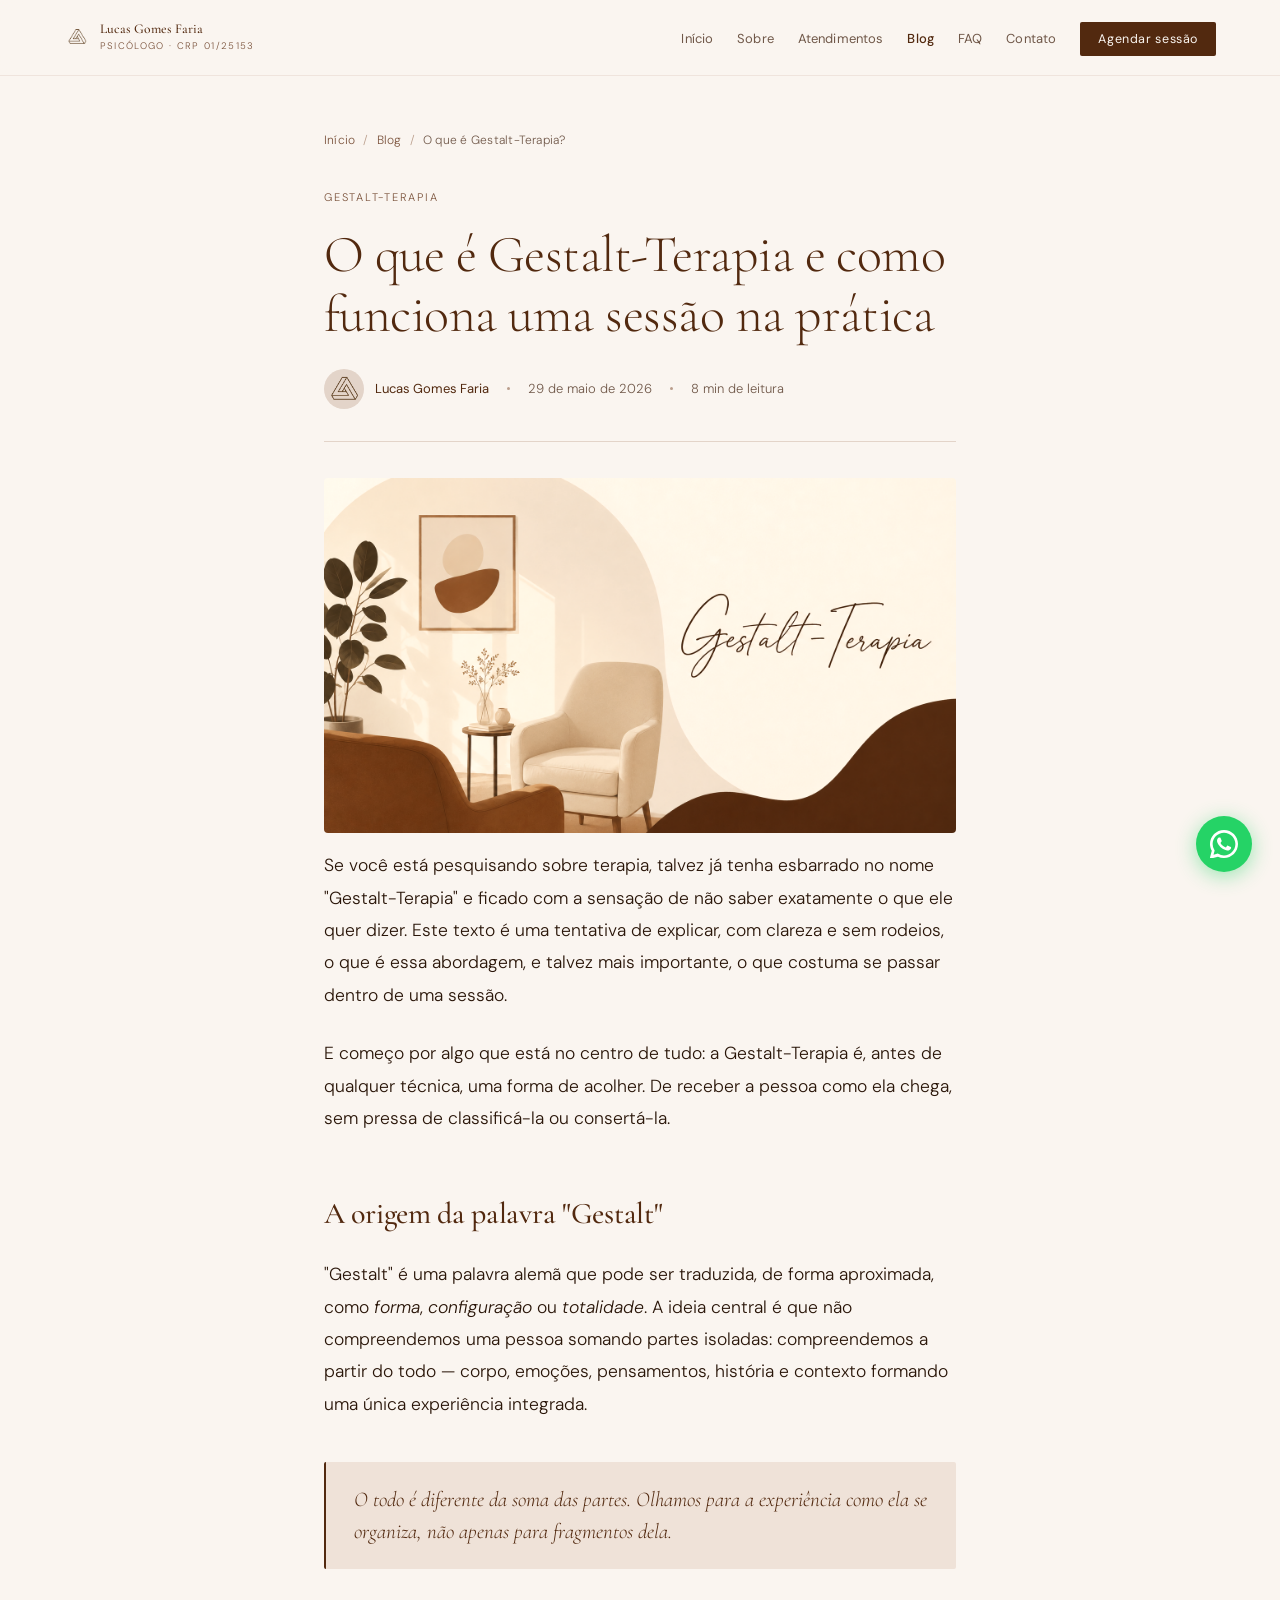
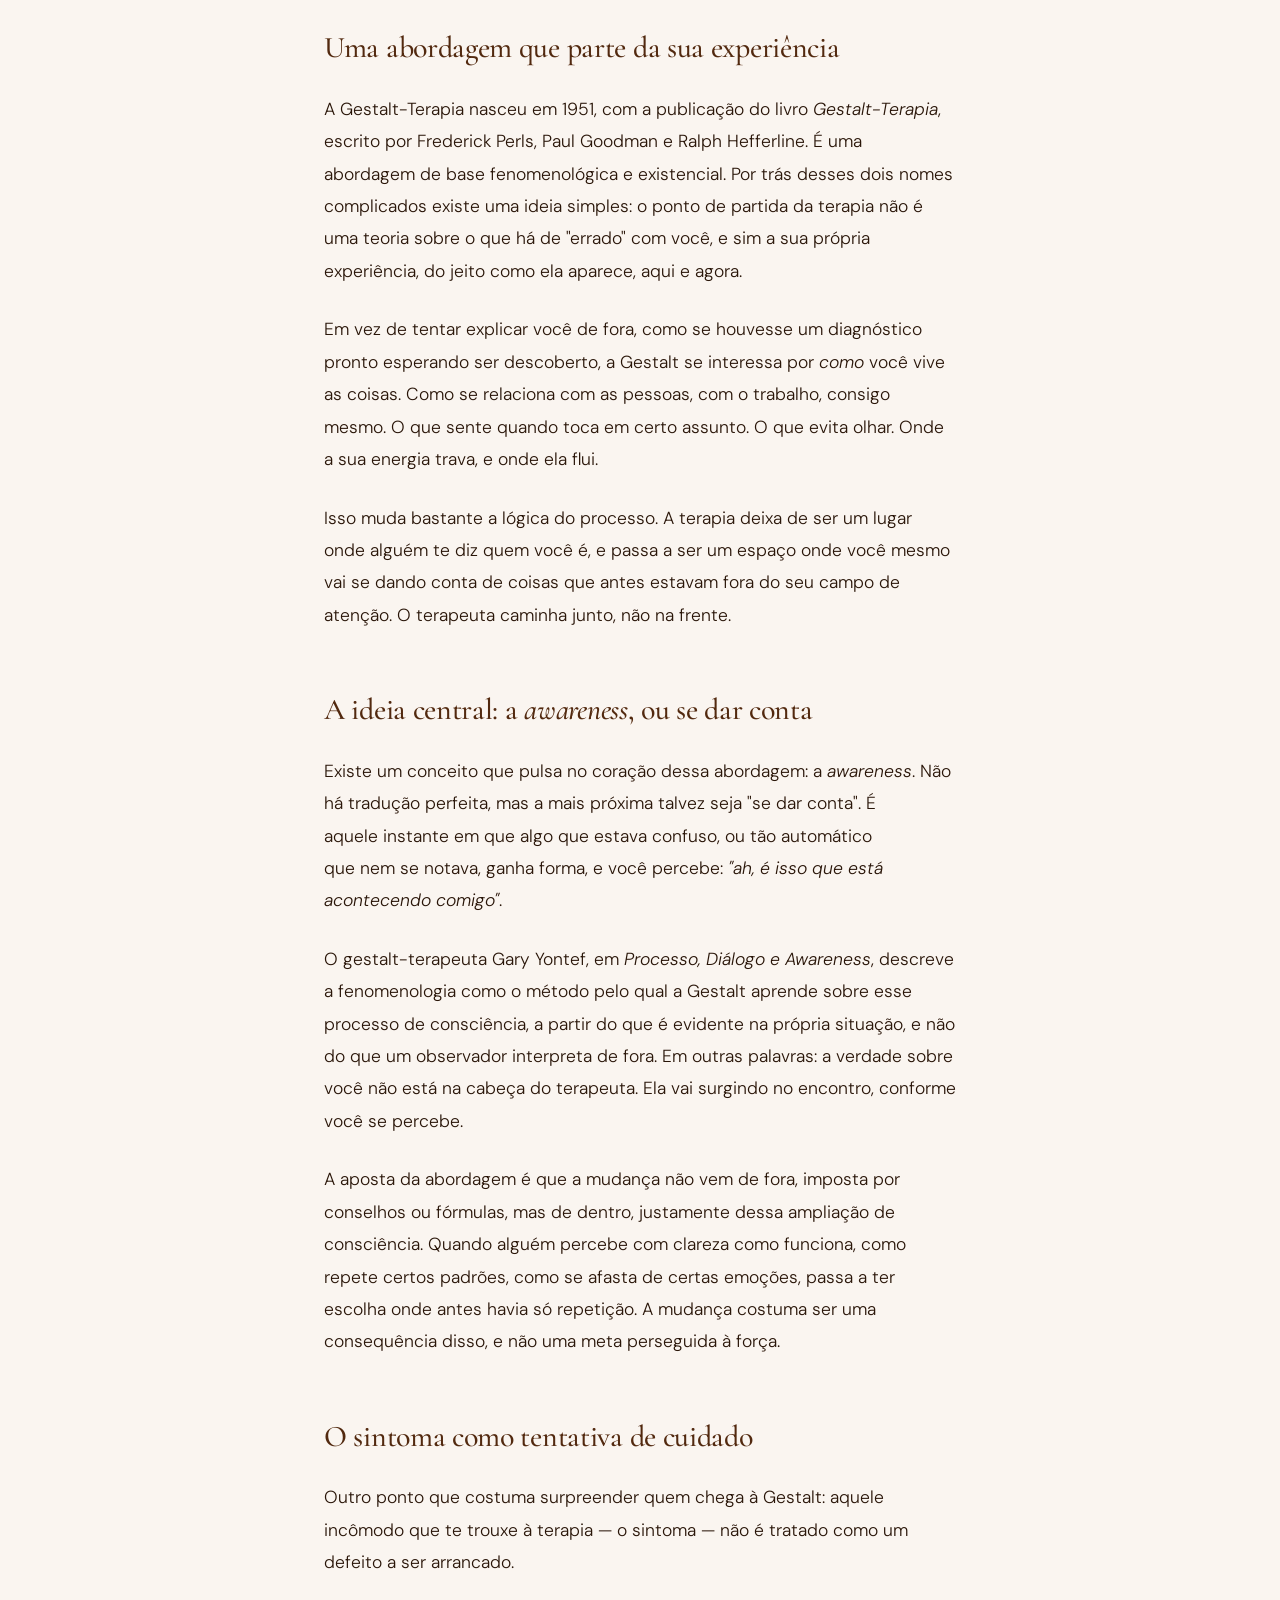
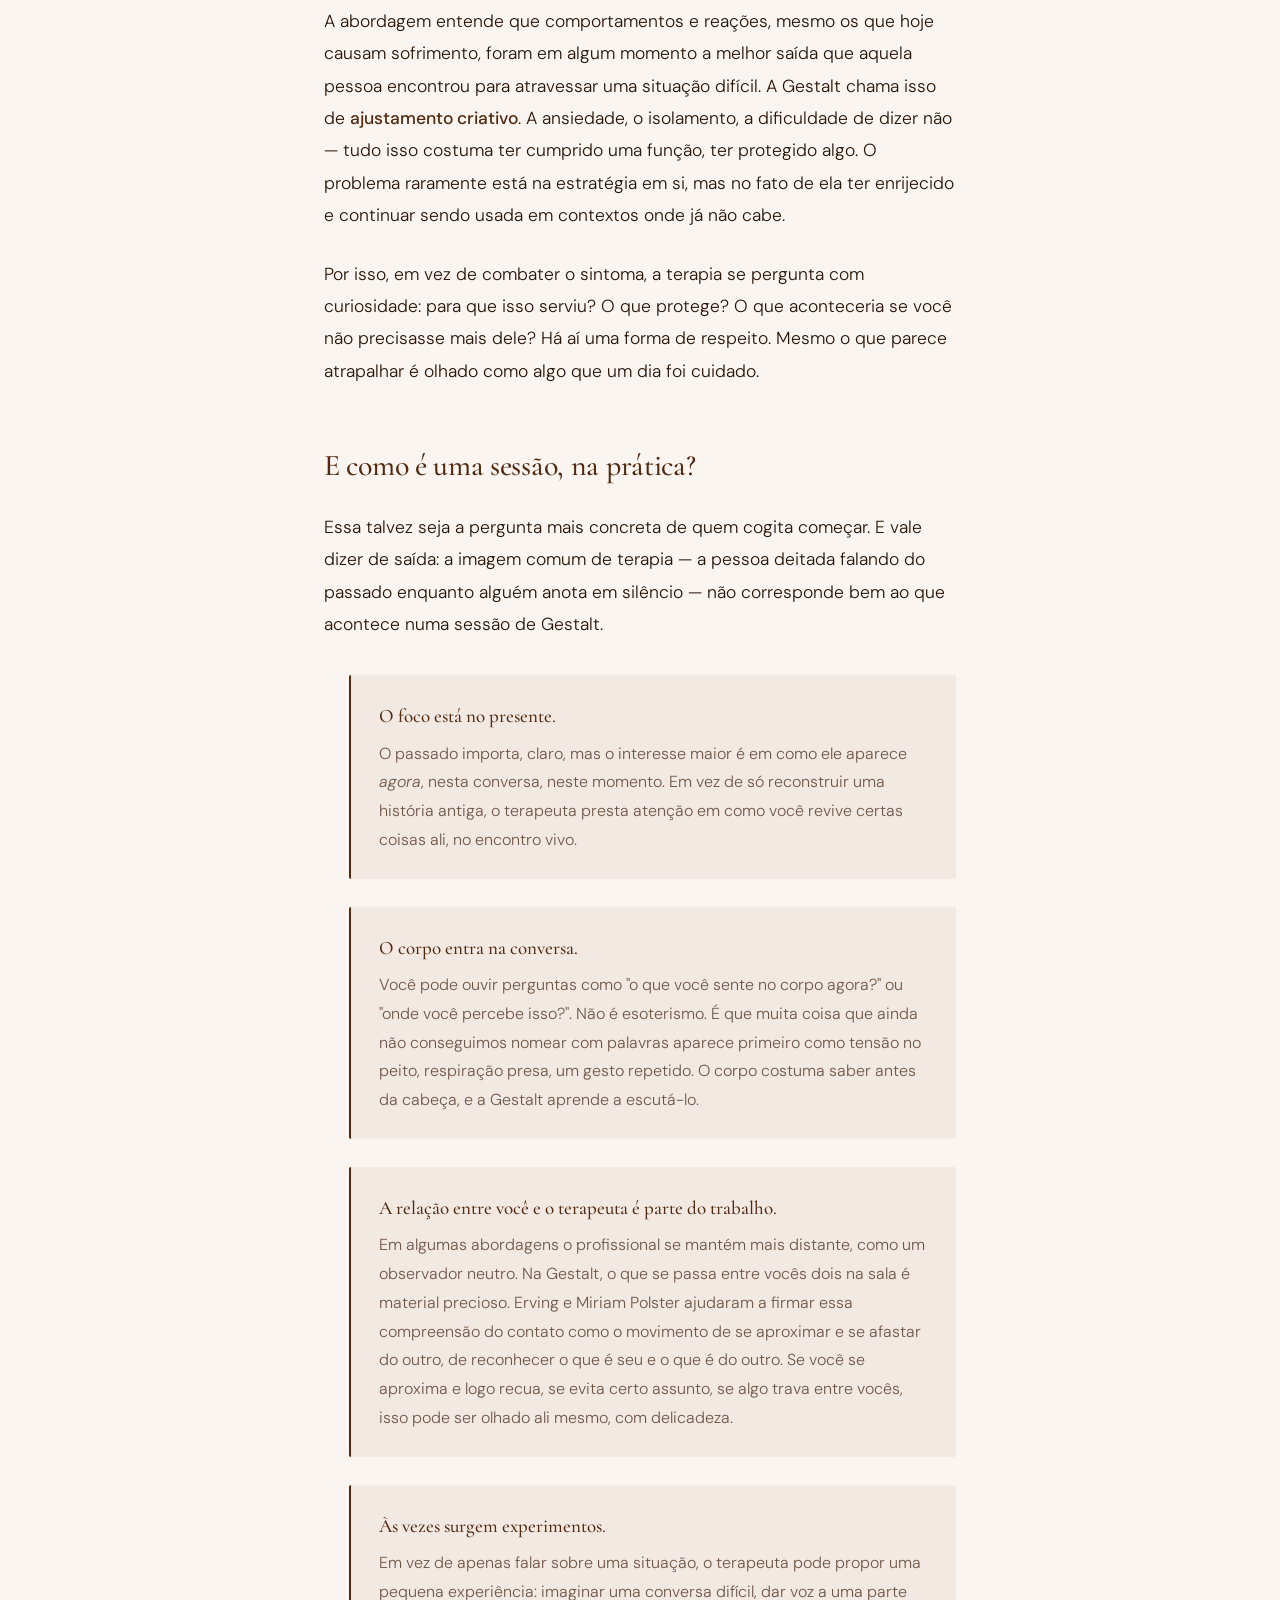
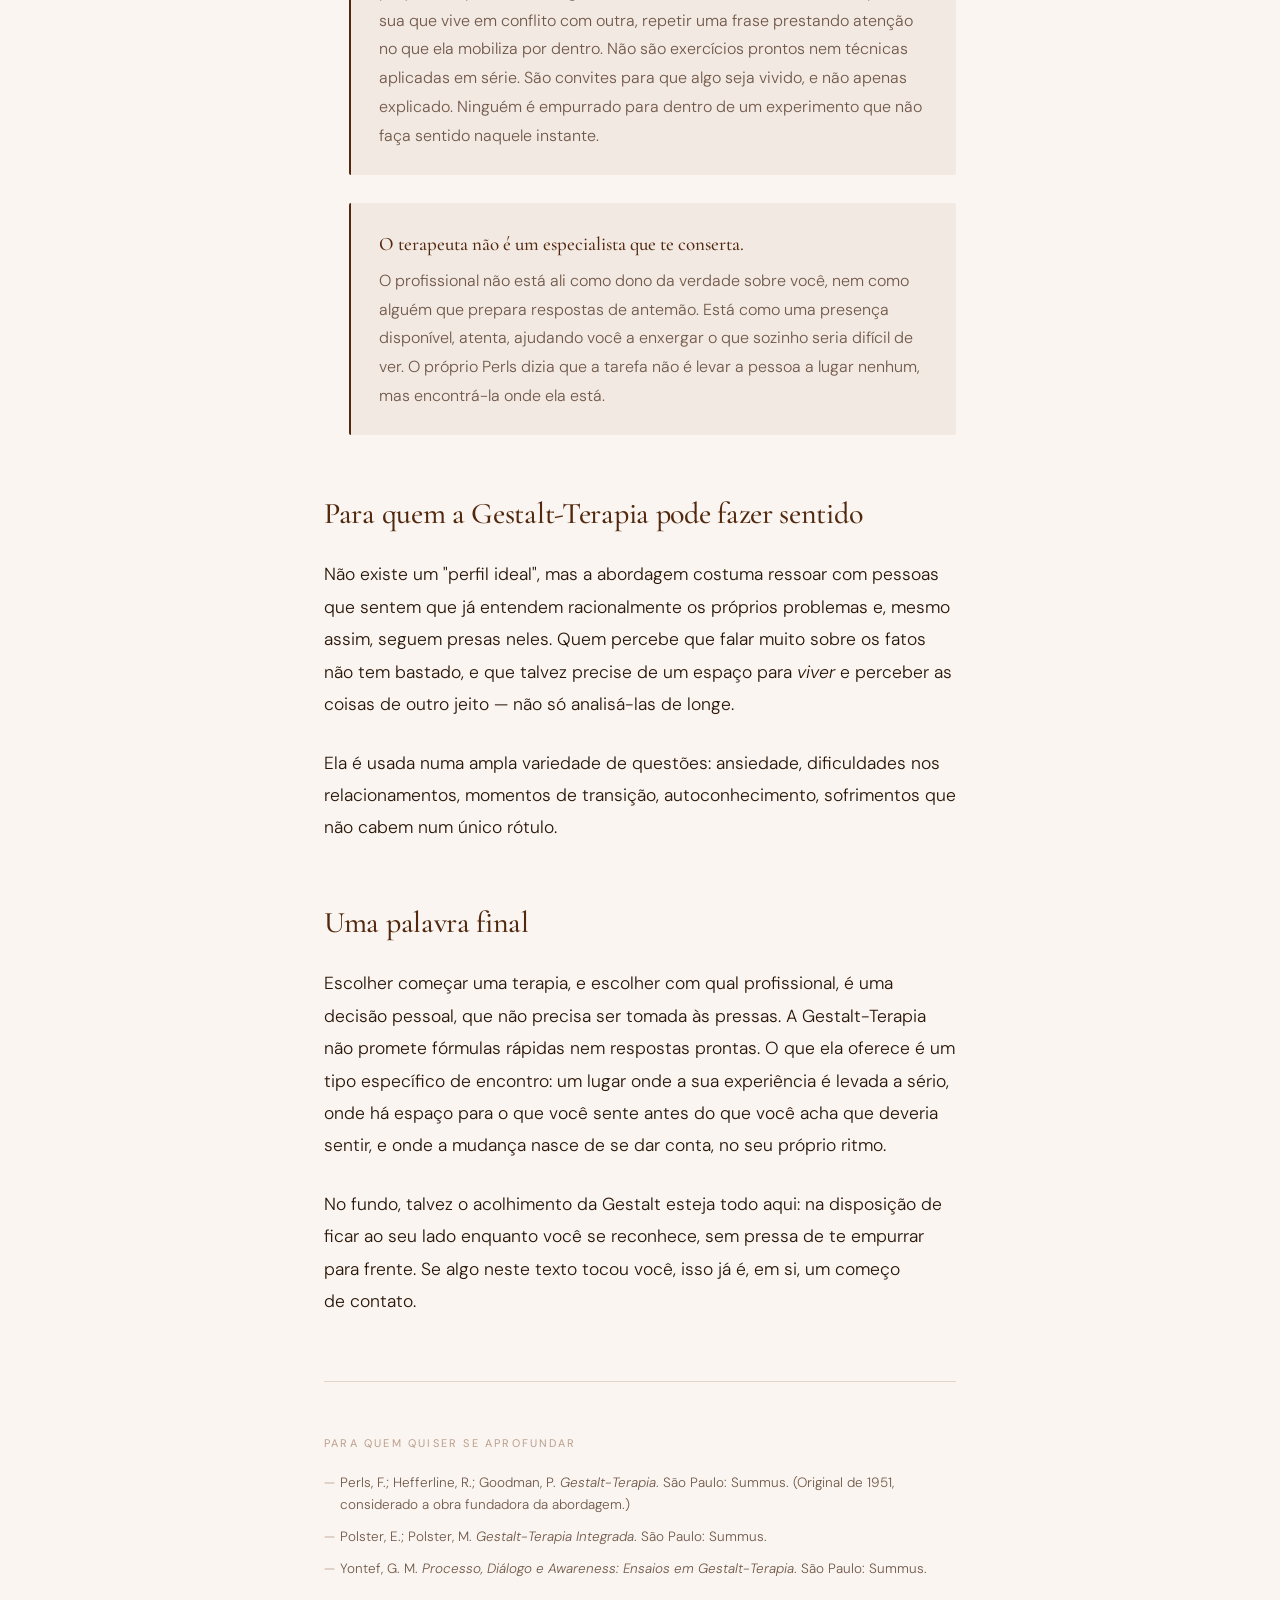
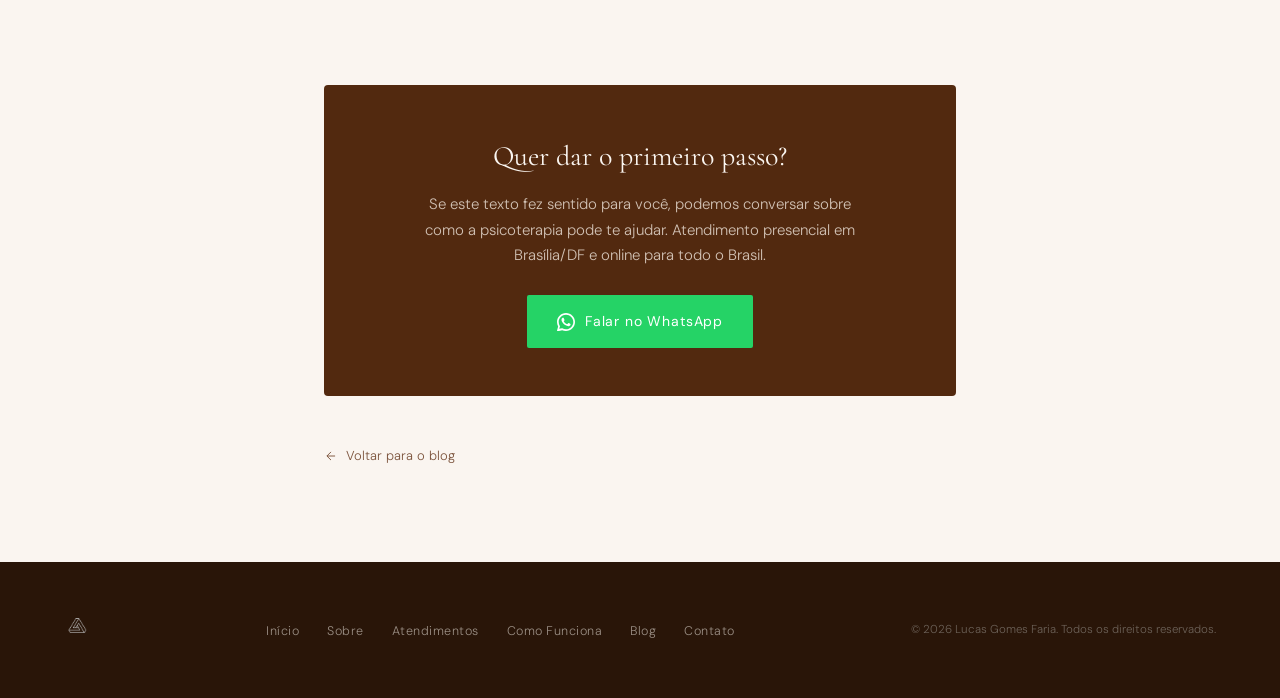
<file: blog/o-que-e-gestalt-terapia/index.html>
<!DOCTYPE html>
<html lang="pt-BR">
<head>
  <meta charset="UTF-8" />
  <meta name="viewport" content="width=device-width, initial-scale=1.0" />
  <title>O que é Gestalt-Terapia e como funciona uma sessão na prática | Lucas Gomes Faria — Psicólogo em Brasília</title>
  <meta name="description" content="Entenda o que é Gestalt-Terapia, de onde vem a palavra, como funciona uma sessão na prática e por que essa abordagem parte da sua própria experiência — por Lucas Gomes Faria, psicólogo em Brasília." />
  <meta name="keywords" content="Gestalt-Terapia, o que é Gestalt, como funciona sessão de terapia, awareness, ajustamento criativo, psicólogo Brasília, Frederick Perls" />
  <meta name="robots" content="index, follow" />
  <meta name="author" content="Lucas Gomes Faria" />
  <link rel="canonical" href="https://lucasgomesfaria.com.br/blog/o-que-e-gestalt-terapia/" />

  <!-- Open Graph -->
  <meta property="og:type" content="article" />
  <meta property="og:title" content="O que é Gestalt-Terapia e como funciona uma sessão na prática" />
  <meta property="og:description" content="Entenda o que é Gestalt-Terapia e como funciona uma sessão — abordagem que parte da sua experiência, do jeito como ela aparece aqui e agora." />
  <meta property="og:url" content="https://lucasgomesfaria.com.br/blog/o-que-e-gestalt-terapia/" />
  <meta property="og:image" content="https://lucasgomesfaria.com.br/blog/o-que-e-gestalt-terapia/capa.png" />
  <meta property="og:locale" content="pt_BR" />
  <meta property="article:published_time" content="2026-05-29" />
  <meta property="article:author" content="Lucas Gomes Faria" />
  <meta property="article:section" content="Gestalt-Terapia" />
  <meta name="twitter:card" content="summary_large_image" />
  <meta name="theme-color" content="#5a4632" />

  <link rel="preconnect" href="https://fonts.googleapis.com" />
  <link rel="preconnect" href="https://fonts.gstatic.com" crossorigin />
  <link href="https://fonts.googleapis.com/css2?family=Cormorant+Garamond:ital,wght@0,300;0,400;0,500;0,600;1,300;1,400&family=DM+Sans:wght@300;400;500&display=swap" rel="stylesheet" />
  <link rel="stylesheet" href="../blog.css" />

  <style>
    /* Estilos específicos deste artigo */
    .session-list {
      list-style: none;
      padding: 0;
      display: flex;
      flex-direction: column;
      gap: 28px;
      margin: 2em 0;
    }
    .session-list li {
      padding: 24px 28px;
      background: var(--cream-mid);
      border-left: 2px solid var(--brown);
      border-radius: 2px;
      font-size: 16px;
      line-height: 1.8;
      margin-top: 0;
    }
    .session-list li strong {
      display: block;
      font-family: var(--serif);
      font-size: 19px;
      font-weight: 500;
      color: var(--brown);
      margin-bottom: 6px;
    }

    .article-refs {
      margin-top: 64px;
      padding-top: 32px;
      border-top: 1px solid var(--cream-dark);
    }
    .article-refs h3 {
      font-family: var(--sans);
      font-size: 11px;
      letter-spacing: 0.2em;
      text-transform: uppercase;
      color: var(--brown-light);
      font-weight: 400;
      margin-bottom: 18px;
    }
    .article-refs ul {
      list-style: none;
      padding: 0;
      display: flex;
      flex-direction: column;
      gap: 10px;
    }
    .article-refs li {
      font-size: 13.5px;
      color: var(--text-soft);
      font-weight: 300;
      line-height: 1.65;
      padding-left: 16px;
      position: relative;
      margin-top: 0;
    }
    .article-refs li::before {
      content: '—';
      position: absolute;
      left: 0;
      color: var(--brown-light);
    }
  </style>

  <!-- JSON-LD: BlogPosting -->
  <script type="application/ld+json">
  {
    "@context": "https://schema.org",
    "@type": "BlogPosting",
    "headline": "O que é Gestalt-Terapia e como funciona uma sessão na prática",
    "description": "Entenda o que é Gestalt-Terapia, de onde vem a palavra, como funciona uma sessão na prática e por que essa abordagem parte da sua própria experiência.",
    "image": "https://lucasgomesfaria.com.br/blog/o-que-e-gestalt-terapia/capa.png",
    "datePublished": "2026-05-29",
    "dateModified": "2026-05-29",
    "inLanguage": "pt-BR",
    "wordCount": 1500,
    "articleSection": "Gestalt-Terapia",
    "keywords": ["Gestalt-Terapia", "awareness", "ajustamento criativo", "sessão de terapia", "psicólogo Brasília"],
    "author": {
      "@type": "Person",
      "name": "Lucas Gomes Faria",
      "jobTitle": "Psicólogo",
      "identifier": "CRP 01/25153",
      "url": "https://lucasgomesfaria.com.br"
    },
    "publisher": { "@type": "Person", "name": "Lucas Gomes Faria" },
    "mainEntityOfPage": {
      "@type": "WebPage",
      "@id": "https://lucasgomesfaria.com.br/blog/o-que-e-gestalt-terapia/"
    }
  }
  </script>
  <!-- Breadcrumb -->
  <script type="application/ld+json">
  {
    "@context": "https://schema.org",
    "@type": "BreadcrumbList",
    "itemListElement": [
      { "@type": "ListItem", "position": 1, "name": "Início", "item": "https://lucasgomesfaria.com.br/" },
      { "@type": "ListItem", "position": 2, "name": "Blog", "item": "https://lucasgomesfaria.com.br/blog/" },
      { "@type": "ListItem", "position": 3, "name": "O que é Gestalt-Terapia?", "item": "https://lucasgomesfaria.com.br/blog/o-que-e-gestalt-terapia/" }
    ]
  }
  </script>
</head>
<body>

<!-- FLOATING WHATSAPP -->
<a href="https://wa.me/5561981676377" target="_blank" rel="noopener" id="wa-float" title="Falar no WhatsApp" aria-label="Falar no WhatsApp">
  <svg viewBox="0 0 24 24"><path d="M17.472 14.382c-.297-.149-1.758-.867-2.03-.967-.273-.099-.471-.148-.67.15-.197.297-.767.966-.94 1.164-.173.199-.347.223-.644.075-.297-.15-1.255-.463-2.39-1.475-.883-.788-1.48-1.761-1.653-2.059-.173-.297-.018-.458.13-.606.134-.133.298-.347.446-.52.149-.174.198-.298.298-.497.099-.198.05-.371-.025-.52-.075-.149-.669-1.612-.916-2.207-.242-.579-.487-.5-.669-.51-.173-.008-.371-.01-.57-.01-.198 0-.52.074-.792.372-.272.297-1.04 1.016-1.04 2.479 0 1.462 1.065 2.875 1.213 3.074.149.198 2.096 3.2 5.077 4.487.709.306 1.262.489 1.694.625.712.227 1.36.195 1.871.118.571-.085 1.758-.719 2.006-1.413.248-.694.248-1.289.173-1.413-.074-.124-.272-.198-.57-.347z"/><path d="M12 0C5.373 0 0 5.373 0 12c0 2.127.558 4.121 1.532 5.85L.054 23.454a.75.75 0 00.908.99l5.878-1.544A11.953 11.953 0 0012 24c6.627 0 12-5.373 12-12S18.627 0 12 0zm0 21.75a9.72 9.72 0 01-4.95-1.353l-.355-.21-3.685.968.985-3.59-.23-.369A9.718 9.718 0 012.25 12C2.25 6.615 6.615 2.25 12 2.25S21.75 6.615 21.75 12 17.385 21.75 12 21.75z"/></svg>
</a>

<!-- NAV -->
<nav id="main-nav">
  <a href="/" class="nav-logo">
    <img src="../../assets/logo.png" alt="Lucas Gomes Faria — Psicólogo em Brasília (CRP 01/25153)" />
    <div class="nav-logo-text">
      <span class="nav-logo-name">Lucas Gomes Faria</span>
      <span class="nav-logo-sub">Psicólogo · CRP 01/25153</span>
    </div>
  </a>
  <ul class="nav-links" id="nav-links">
    <li><a href="/#inicio">Início</a></li>
    <li><a href="/#sobre">Sobre</a></li>
    <li><a href="/#atendimentos">Atendimentos</a></li>
    <li><a href="/blog/" class="active">Blog</a></li>
    <li><a href="/#faq">FAQ</a></li>
    <li><a href="/#contato">Contato</a></li>
    <li><a href="https://wa.me/5561981676377" target="_blank" rel="noopener" class="btn-cta-nav">Agendar sessão</a></li>
  </ul>
  <button class="nav-hamburger" id="hamburger" aria-label="Menu">
    <span></span><span></span><span></span>
  </button>
</nav>

<!-- ARTIGO -->
<article class="article-wrap">
  <nav class="breadcrumb" aria-label="Trilha de navegação">
    <a href="/">Início</a> <span>/</span>
    <a href="/blog/">Blog</a> <span>/</span>
    O que é Gestalt-Terapia?
  </nav>

  <span class="article-tag">Gestalt-Terapia</span>
  <h1 class="article-title">O que é Gestalt-Terapia e como funciona uma sessão na prática</h1>

  <div class="article-meta">
    <span class="article-author">
      <img src="../../assets/logo.png" alt="Lucas Gomes Faria" />
      <span class="article-author-name">Lucas Gomes Faria</span>
    </span>
    <span class="article-meta-dot"></span>
    <time datetime="2026-05-29">29 de maio de 2026</time>
    <span class="article-meta-dot"></span>
    <span>8 min de leitura</span>
  </div>

  <img class="article-hero-img" src="capa.png" alt="Sala de consultório com poltrona bege, planta e quadro abstrato — ambiente de psicoterapia Gestalt-Terapia" />

  <div class="article-body">

    <p>Se você está pesquisando sobre terapia, talvez já tenha esbarrado no nome "Gestalt-Terapia" e ficado com a sensação de não saber exatamente o que ele quer dizer. Este texto é uma tentativa de explicar, com clareza e sem rodeios, o que é essa abordagem, e talvez mais importante, o que costuma se passar dentro de uma sessão.</p>

    <p>E começo por algo que está no centro de tudo: a Gestalt-Terapia é, antes de qualquer técnica, uma forma de acolher. De receber a pessoa como ela chega, sem pressa de classificá-la ou consertá-la.</p>

    <h2>A origem da palavra "Gestalt"</h2>

    <p>"Gestalt" é uma palavra alemã que pode ser traduzida, de forma aproximada, como <em>forma</em>, <em>configuração</em> ou <em>totalidade</em>. A ideia central é que não compreendemos uma pessoa somando partes isoladas: compreendemos a partir do todo — corpo, emoções, pensamentos, história e contexto formando uma única experiência integrada.</p>

    <blockquote>O todo é diferente da soma das partes. Olhamos para a experiência como ela se organiza, não apenas para fragmentos dela.</blockquote>

    <h2>Uma abordagem que parte da sua experiência</h2>

    <p>A Gestalt-Terapia nasceu em 1951, com a publicação do livro <em>Gestalt-Terapia</em>, escrito por Frederick Perls, Paul Goodman e Ralph Hefferline. É uma abordagem de base fenomenológica e existencial. Por trás desses dois nomes complicados existe uma ideia simples: o ponto de partida da terapia não é uma teoria sobre o que há de "errado" com você, e sim a sua própria experiência, do jeito como ela aparece, aqui e agora.</p>

    <p>Em vez de tentar explicar você de fora, como se houvesse um diagnóstico pronto esperando ser descoberto, a Gestalt se interessa por <em>como</em> você vive as coisas. Como se relaciona com as pessoas, com o trabalho, consigo mesmo. O que sente quando toca em certo assunto. O que evita olhar. Onde a sua energia trava, e onde ela flui.</p>

    <p>Isso muda bastante a lógica do processo. A terapia deixa de ser um lugar onde alguém te diz quem você é, e passa a ser um espaço onde você mesmo vai se dando conta de coisas que antes estavam fora do seu campo de atenção. O terapeuta caminha junto, não na frente.</p>

    <h2>A ideia central: a <em>awareness</em>, ou se dar conta</h2>

    <p>Existe um conceito que pulsa no coração dessa abordagem: a <em>awareness</em>. Não há tradução perfeita, mas a mais próxima talvez seja "se dar conta". É aquele instante em que algo que estava confuso, ou tão automático que nem se notava, ganha forma, e você percebe: <em>"ah, é isso que está acontecendo comigo"</em>.</p>

    <p>O gestalt-terapeuta Gary Yontef, em <em>Processo, Diálogo e Awareness</em>, descreve a fenomenologia como o método pelo qual a Gestalt aprende sobre esse processo de consciência, a partir do que é evidente na própria situação, e não do que um observador interpreta de fora. Em outras palavras: a verdade sobre você não está na cabeça do terapeuta. Ela vai surgindo no encontro, conforme você se percebe.</p>

    <p>A aposta da abordagem é que a mudança não vem de fora, imposta por conselhos ou fórmulas, mas de dentro, justamente dessa ampliação de consciência. Quando alguém percebe com clareza como funciona, como repete certos padrões, como se afasta de certas emoções, passa a ter escolha onde antes havia só repetição. A mudança costuma ser uma consequência disso, e não uma meta perseguida à força.</p>

    <h2>O sintoma como tentativa de cuidado</h2>

    <p>Outro ponto que costuma surpreender quem chega à Gestalt: aquele incômodo que te trouxe à terapia — o sintoma — não é tratado como um defeito a ser arrancado.</p>

    <p>A abordagem entende que comportamentos e reações, mesmo os que hoje causam sofrimento, foram em algum momento a melhor saída que aquela pessoa encontrou para atravessar uma situação difícil. A Gestalt chama isso de <strong>ajustamento criativo</strong>. A ansiedade, o isolamento, a dificuldade de dizer não — tudo isso costuma ter cumprido uma função, ter protegido algo. O problema raramente está na estratégia em si, mas no fato de ela ter enrijecido e continuar sendo usada em contextos onde já não cabe.</p>

    <p>Por isso, em vez de combater o sintoma, a terapia se pergunta com curiosidade: para que isso serviu? O que protege? O que aconteceria se você não precisasse mais dele? Há aí uma forma de respeito. Mesmo o que parece atrapalhar é olhado como algo que um dia foi cuidado.</p>

    <h2>E como é uma sessão, na prática?</h2>

    <p>Essa talvez seja a pergunta mais concreta de quem cogita começar. E vale dizer de saída: a imagem comum de terapia — a pessoa deitada falando do passado enquanto alguém anota em silêncio — não corresponde bem ao que acontece numa sessão de Gestalt.</p>

    <ul class="session-list">
      <li>
        <strong>O foco está no presente.</strong>
        O passado importa, claro, mas o interesse maior é em como ele aparece <em>agora</em>, nesta conversa, neste momento. Em vez de só reconstruir uma história antiga, o terapeuta presta atenção em como você revive certas coisas ali, no encontro vivo.
      </li>
      <li>
        <strong>O corpo entra na conversa.</strong>
        Você pode ouvir perguntas como "o que você sente no corpo agora?" ou "onde você percebe isso?". Não é esoterismo. É que muita coisa que ainda não conseguimos nomear com palavras aparece primeiro como tensão no peito, respiração presa, um gesto repetido. O corpo costuma saber antes da cabeça, e a Gestalt aprende a escutá-lo.
      </li>
      <li>
        <strong>A relação entre você e o terapeuta é parte do trabalho.</strong>
        Em algumas abordagens o profissional se mantém mais distante, como um observador neutro. Na Gestalt, o que se passa entre vocês dois na sala é material precioso. Erving e Miriam Polster ajudaram a firmar essa compreensão do contato como o movimento de se aproximar e se afastar do outro, de reconhecer o que é seu e o que é do outro. Se você se aproxima e logo recua, se evita certo assunto, se algo trava entre vocês, isso pode ser olhado ali mesmo, com delicadeza.
      </li>
      <li>
        <strong>Às vezes surgem experimentos.</strong>
        Em vez de apenas falar sobre uma situação, o terapeuta pode propor uma pequena experiência: imaginar uma conversa difícil, dar voz a uma parte sua que vive em conflito com outra, repetir uma frase prestando atenção no que ela mobiliza por dentro. Não são exercícios prontos nem técnicas aplicadas em série. São convites para que algo seja vivido, e não apenas explicado. Ninguém é empurrado para dentro de um experimento que não faça sentido naquele instante.
      </li>
      <li>
        <strong>O terapeuta não é um especialista que te conserta.</strong>
        O profissional não está ali como dono da verdade sobre você, nem como alguém que prepara respostas de antemão. Está como uma presença disponível, atenta, ajudando você a enxergar o que sozinho seria difícil de ver. O próprio Perls dizia que a tarefa não é levar a pessoa a lugar nenhum, mas encontrá-la onde ela está.
      </li>
    </ul>

    <h2>Para quem a Gestalt-Terapia pode fazer sentido</h2>

    <p>Não existe um "perfil ideal", mas a abordagem costuma ressoar com pessoas que sentem que já entendem racionalmente os próprios problemas e, mesmo assim, seguem presas neles. Quem percebe que falar muito sobre os fatos não tem bastado, e que talvez precise de um espaço para <em>viver</em> e perceber as coisas de outro jeito — não só analisá-las de longe.</p>

    <p>Ela é usada numa ampla variedade de questões: ansiedade, dificuldades nos relacionamentos, momentos de transição, autoconhecimento, sofrimentos que não cabem num único rótulo.</p>

    <h2>Uma palavra final</h2>

    <p>Escolher começar uma terapia, e escolher com qual profissional, é uma decisão pessoal, que não precisa ser tomada às pressas. A Gestalt-Terapia não promete fórmulas rápidas nem respostas prontas. O que ela oferece é um tipo específico de encontro: um lugar onde a sua experiência é levada a sério, onde há espaço para o que você sente antes do que você acha que deveria sentir, e onde a mudança nasce de se dar conta, no seu próprio ritmo.</p>

    <p>No fundo, talvez o acolhimento da Gestalt esteja todo aqui: na disposição de ficar ao seu lado enquanto você se reconhece, sem pressa de te empurrar para frente. Se algo neste texto tocou você, isso já é, em si, um começo de contato.</p>

    <div class="article-refs">
      <h3>Para quem quiser se aprofundar</h3>
      <ul>
        <li>Perls, F.; Hefferline, R.; Goodman, P. <em>Gestalt-Terapia</em>. São Paulo: Summus. (Original de 1951, considerado a obra fundadora da abordagem.)</li>
        <li>Polster, E.; Polster, M. <em>Gestalt-Terapia Integrada</em>. São Paulo: Summus.</li>
        <li>Yontef, G. M. <em>Processo, Diálogo e Awareness: Ensaios em Gestalt-Terapia</em>. São Paulo: Summus.</li>
      </ul>
    </div>

  </div>
</article>

<!-- CTA -->
<div class="article-cta">
  <div class="article-cta-inner">
    <h3>Quer dar o primeiro passo?</h3>
    <p>Se este texto fez sentido para você, podemos conversar sobre como a psicoterapia pode te ajudar. Atendimento presencial em Brasília/DF e online para todo o Brasil.</p>
    <a href="https://wa.me/5561981676377" target="_blank" rel="noopener" class="btn-whatsapp">
      <svg viewBox="0 0 24 24"><path d="M17.472 14.382c-.297-.149-1.758-.867-2.03-.967-.273-.099-.471-.148-.67.15-.197.297-.767.966-.94 1.164-.173.199-.347.223-.644.075-.297-.15-1.255-.463-2.39-1.475-.883-.788-1.48-1.761-1.653-2.059-.173-.297-.018-.458.13-.606.134-.133.298-.347.446-.52.149-.174.198-.298.298-.497.099-.198.05-.371-.025-.52-.075-.149-.669-1.612-.916-2.207-.242-.579-.487-.5-.669-.51-.173-.008-.371-.01-.57-.01-.198 0-.52.074-.792.372-.272.297-1.04 1.016-1.04 2.479 0 1.462 1.065 2.875 1.213 3.074.149.198 2.096 3.2 5.077 4.487.709.306 1.262.489 1.694.625.712.227 1.36.195 1.871.118.571-.085 1.758-.719 2.006-1.413.248-.694.248-1.289.173-1.413-.074-.124-.272-.198-.57-.347z"/><path d="M12 0C5.373 0 0 5.373 0 12c0 2.127.558 4.121 1.532 5.85L.054 23.454a.75.75 0 00.908.99l5.878-1.544A11.953 11.953 0 0012 24c6.627 0 12-5.373 12-12S18.627 0 12 0zm0 21.75a9.72 9.72 0 01-4.95-1.353l-.355-.21-3.685.968.985-3.59-.23-.369A9.718 9.718 0 012.25 12C2.25 6.615 6.615 2.25 12 2.25S21.75 6.615 21.75 12 17.385 21.75 12 21.75z"/></svg>
      Falar no WhatsApp
    </a>
  </div>
</div>

<!-- VOLTAR -->
<div class="article-back">
  <a href="/blog/">
    <svg viewBox="0 0 24 24" fill="none" stroke="currentColor" stroke-width="1.6"><path d="M19 12H5M12 19l-7-7 7-7"/></svg>
    Voltar para o blog
  </a>
</div>

<!-- FOOTER -->
<footer>
  <div class="footer-logo">
    <img src="../../assets/logo.png" alt="Lucas Gomes Faria — Psicólogo" />
  </div>
  <ul class="footer-nav">
    <li><a href="/#inicio">Início</a></li>
    <li><a href="/#sobre">Sobre</a></li>
    <li><a href="/#atendimentos">Atendimentos</a></li>
    <li><a href="/#como-funciona">Como Funciona</a></li>
    <li><a href="/blog/">Blog</a></li>
    <li><a href="/#contato">Contato</a></li>
  </ul>
  <p class="footer-copy">© 2026 Lucas Gomes Faria. Todos os direitos reservados.</p>
</footer>

<script>
  const nav = document.getElementById('main-nav');
  window.addEventListener('scroll', () => nav.classList.toggle('scrolled', window.scrollY > 20), { passive: true });
  const hamburger = document.getElementById('hamburger');
  const navLinks = document.getElementById('nav-links');
  hamburger.addEventListener('click', () => navLinks.classList.toggle('open'));
</script>
</body>
</html>
</file>
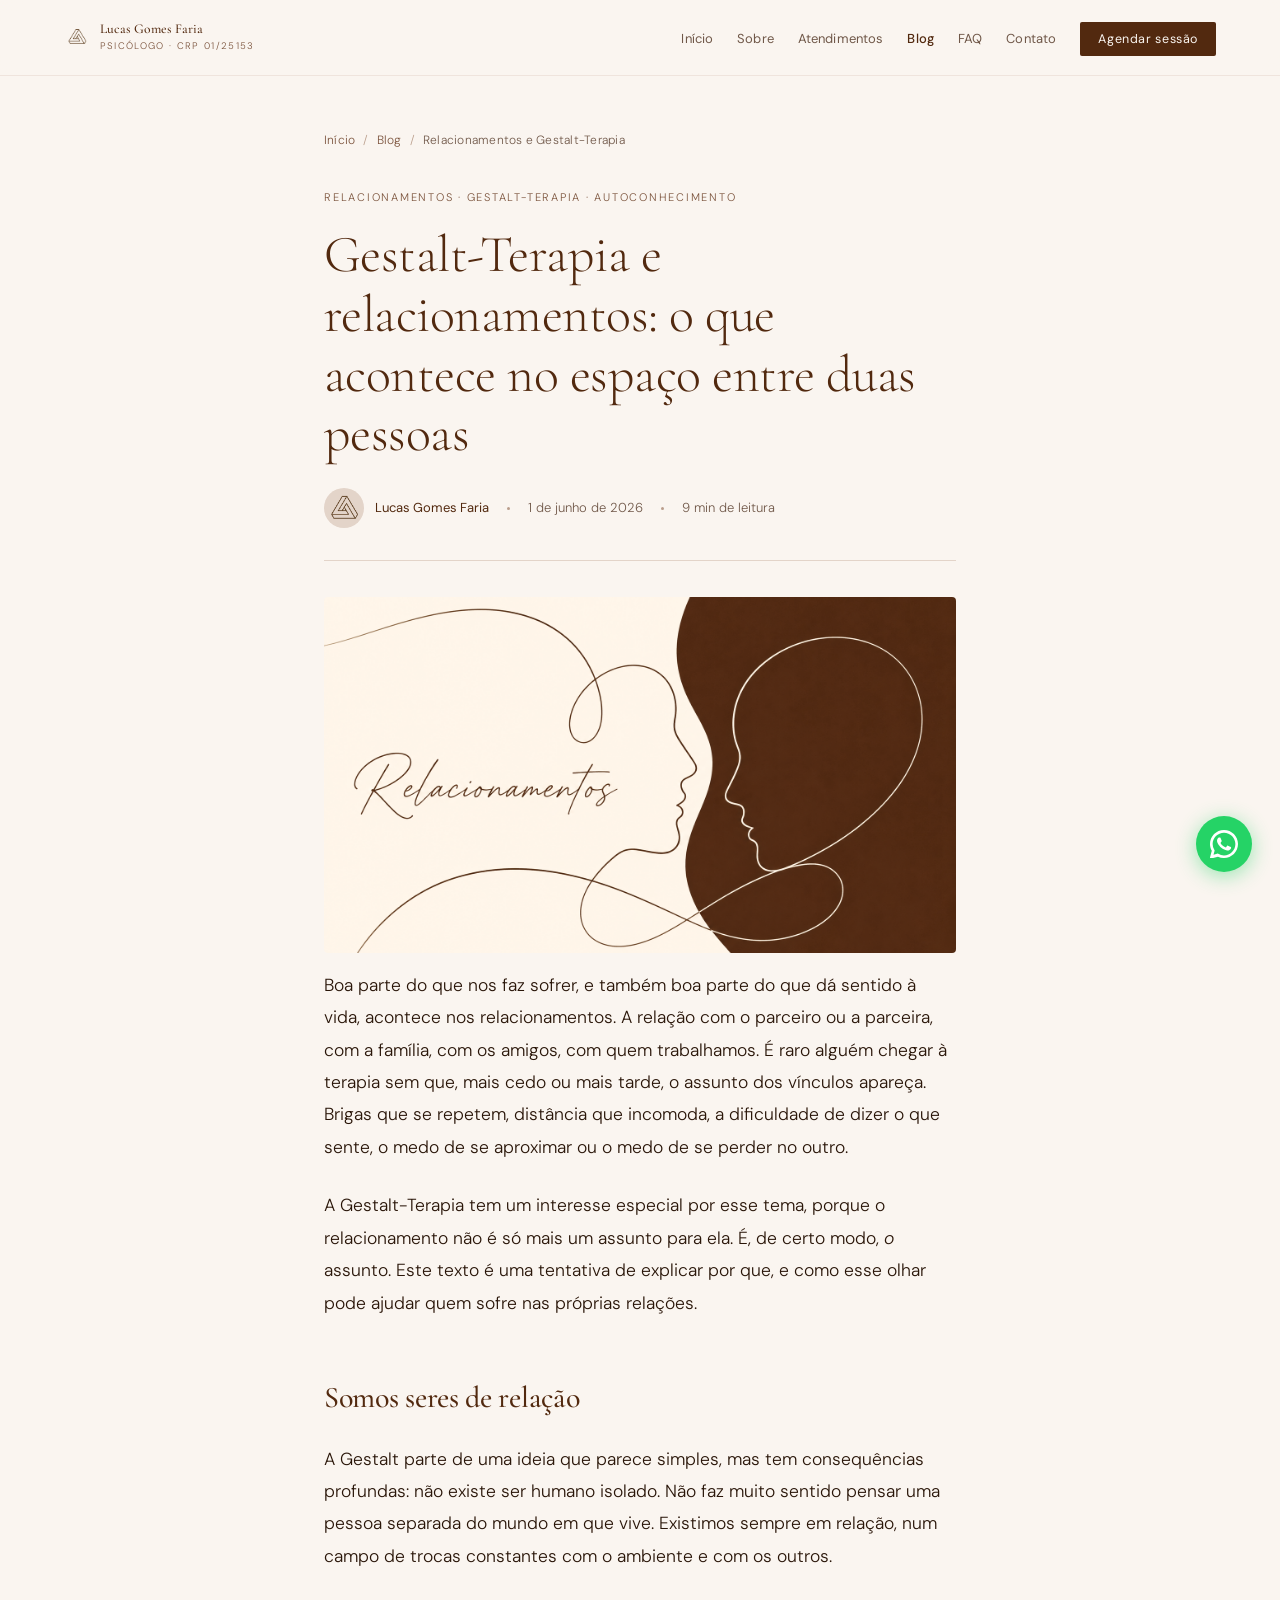
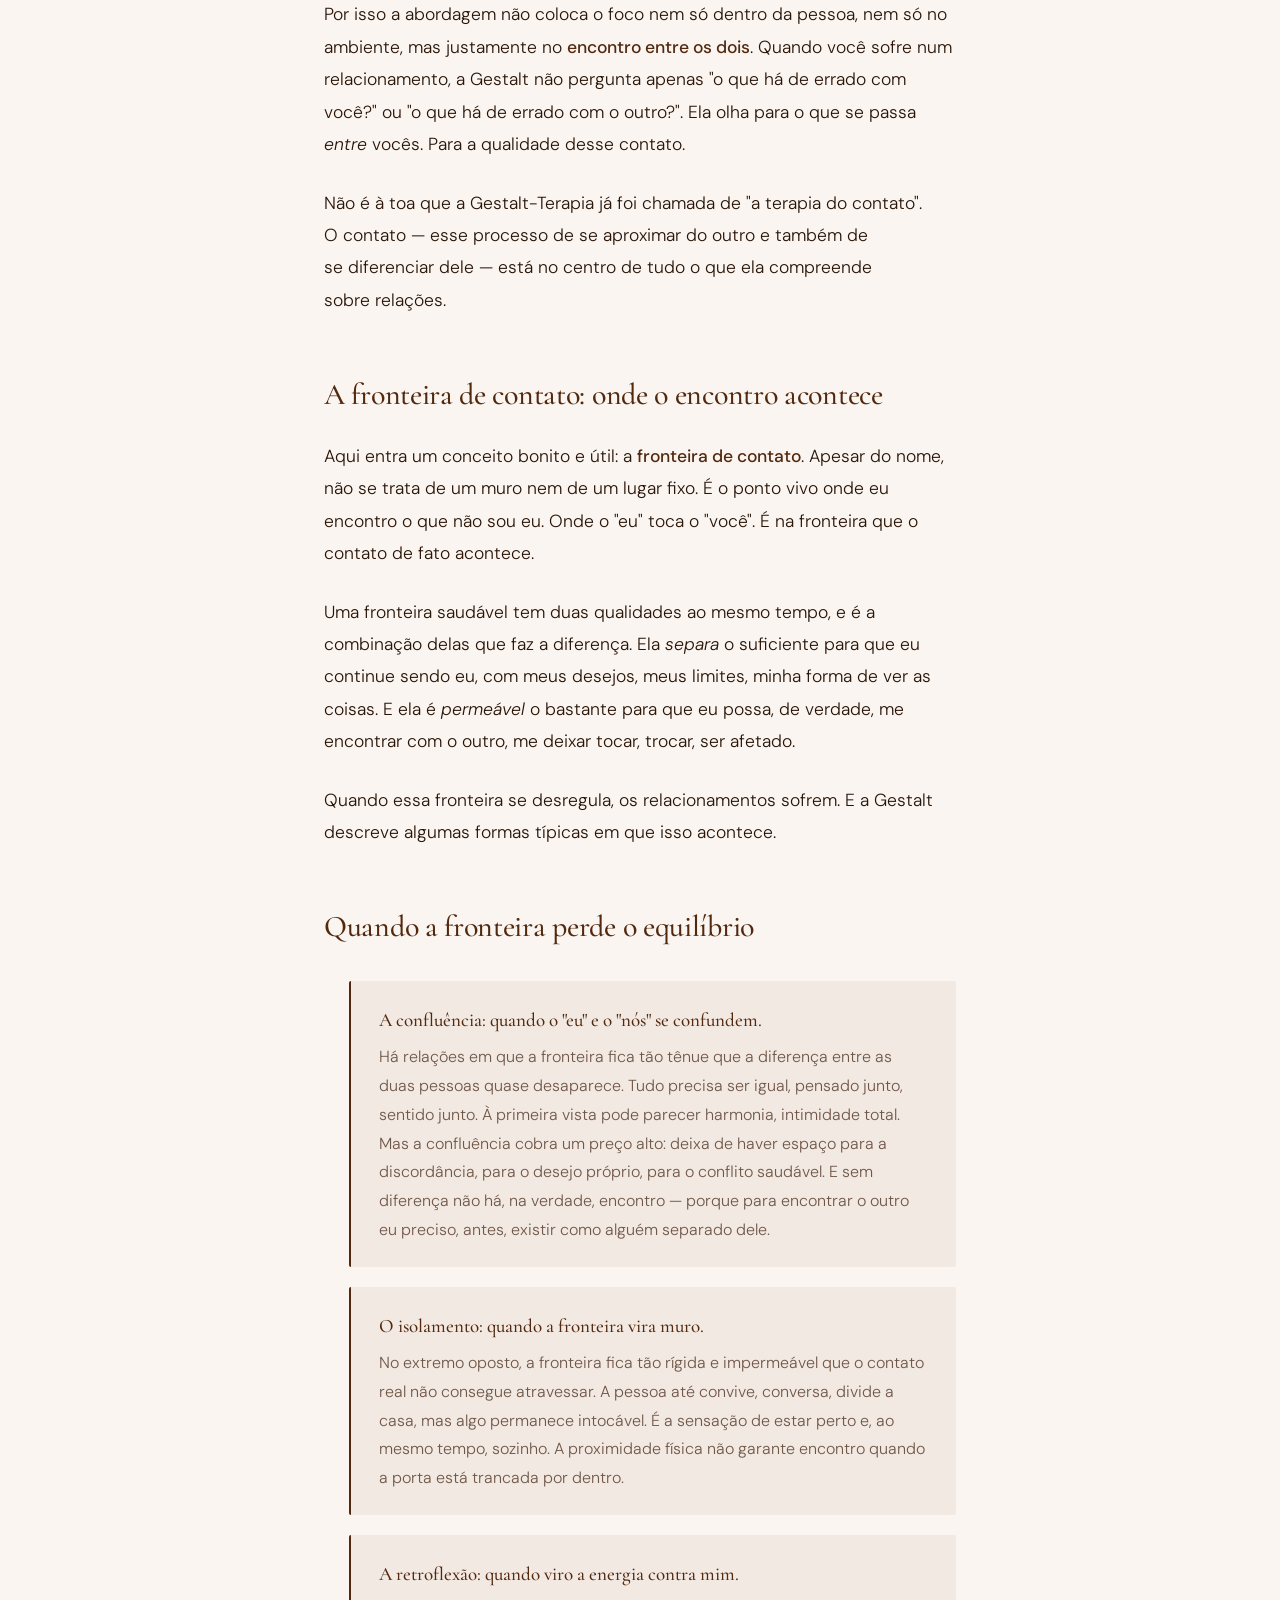
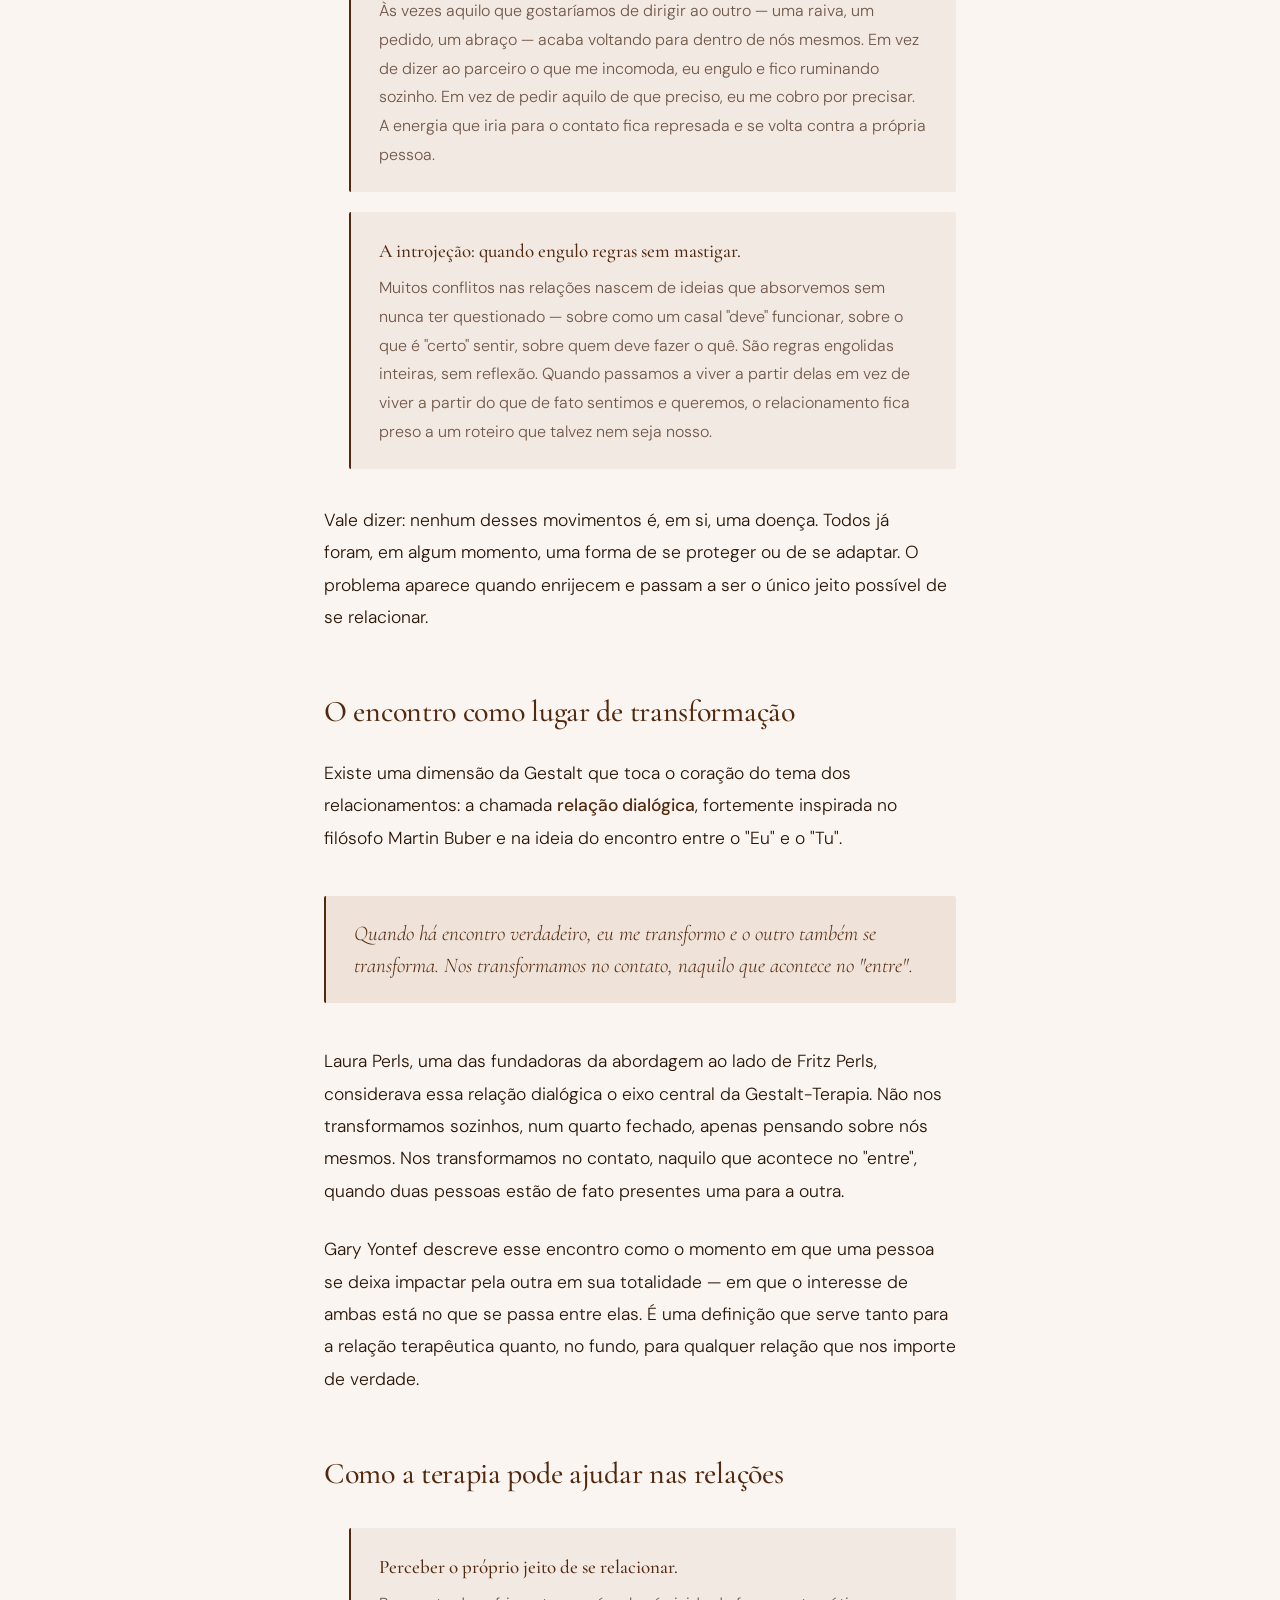
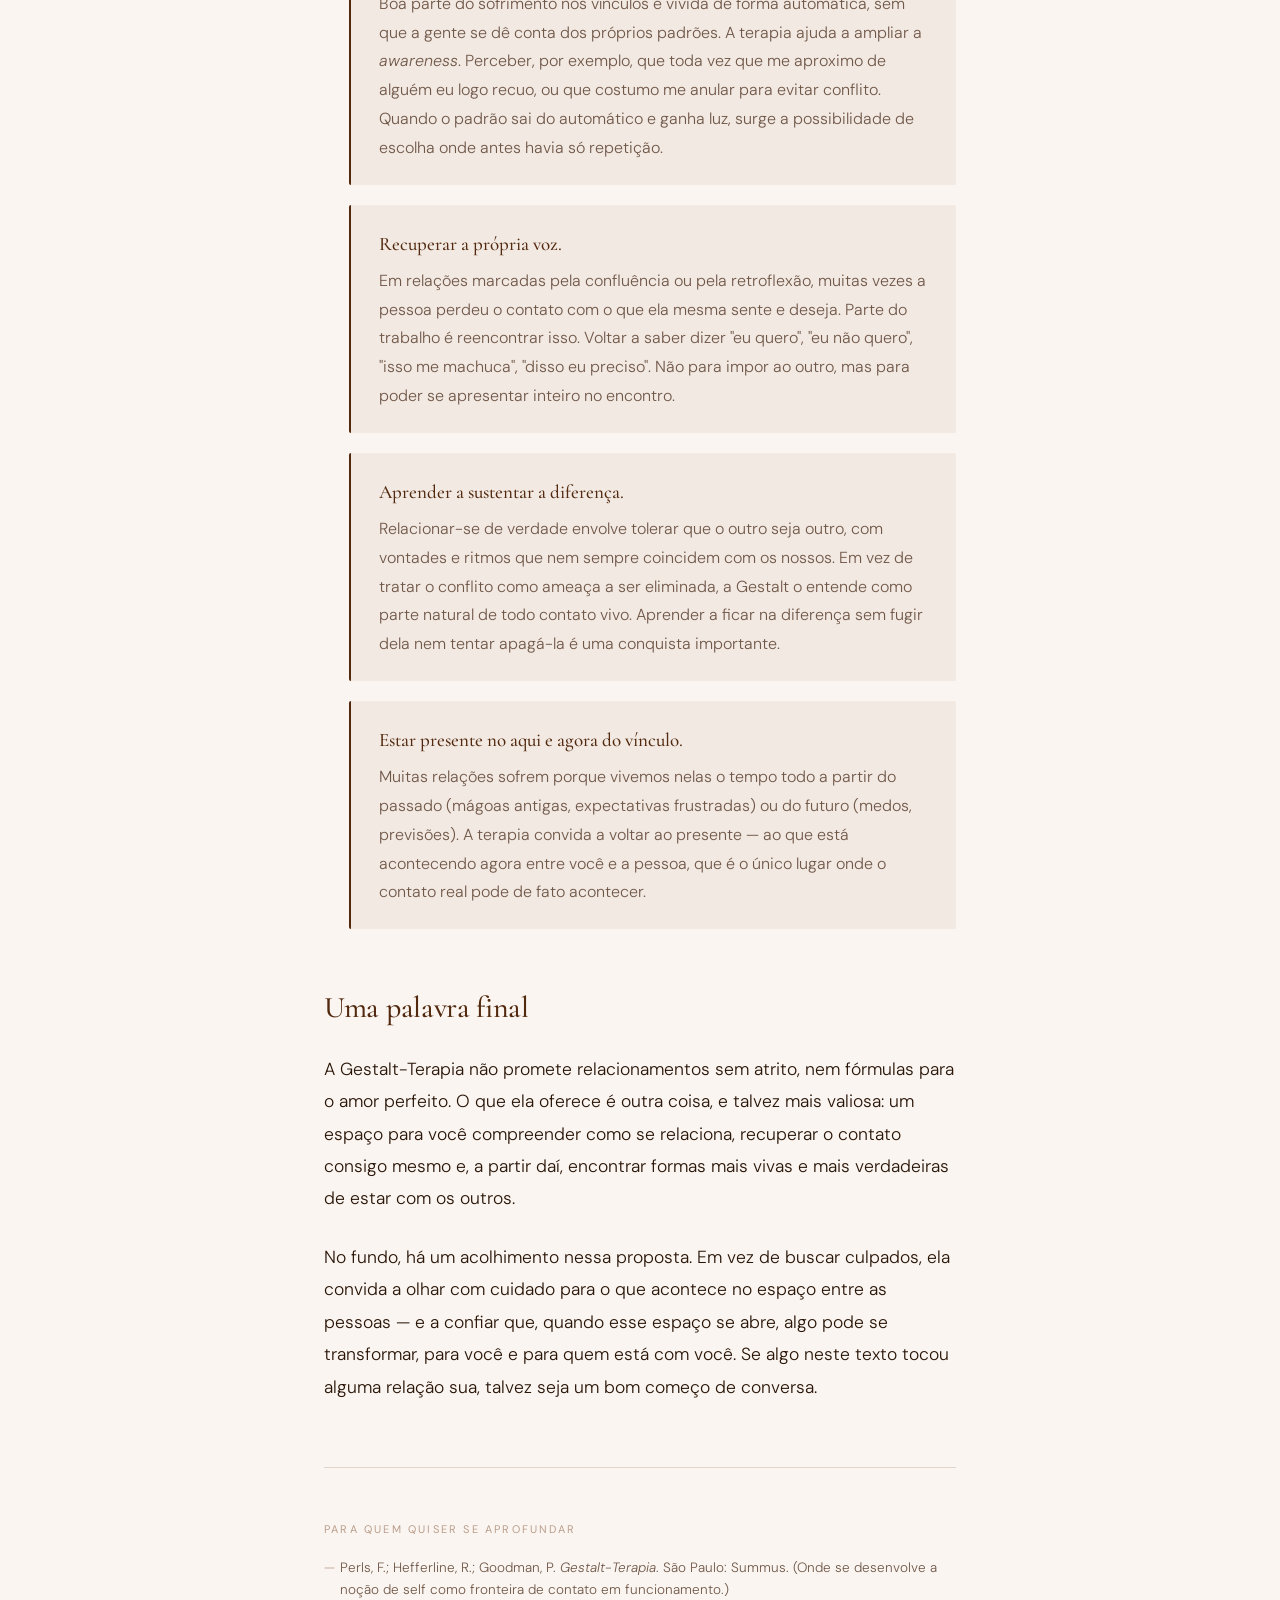
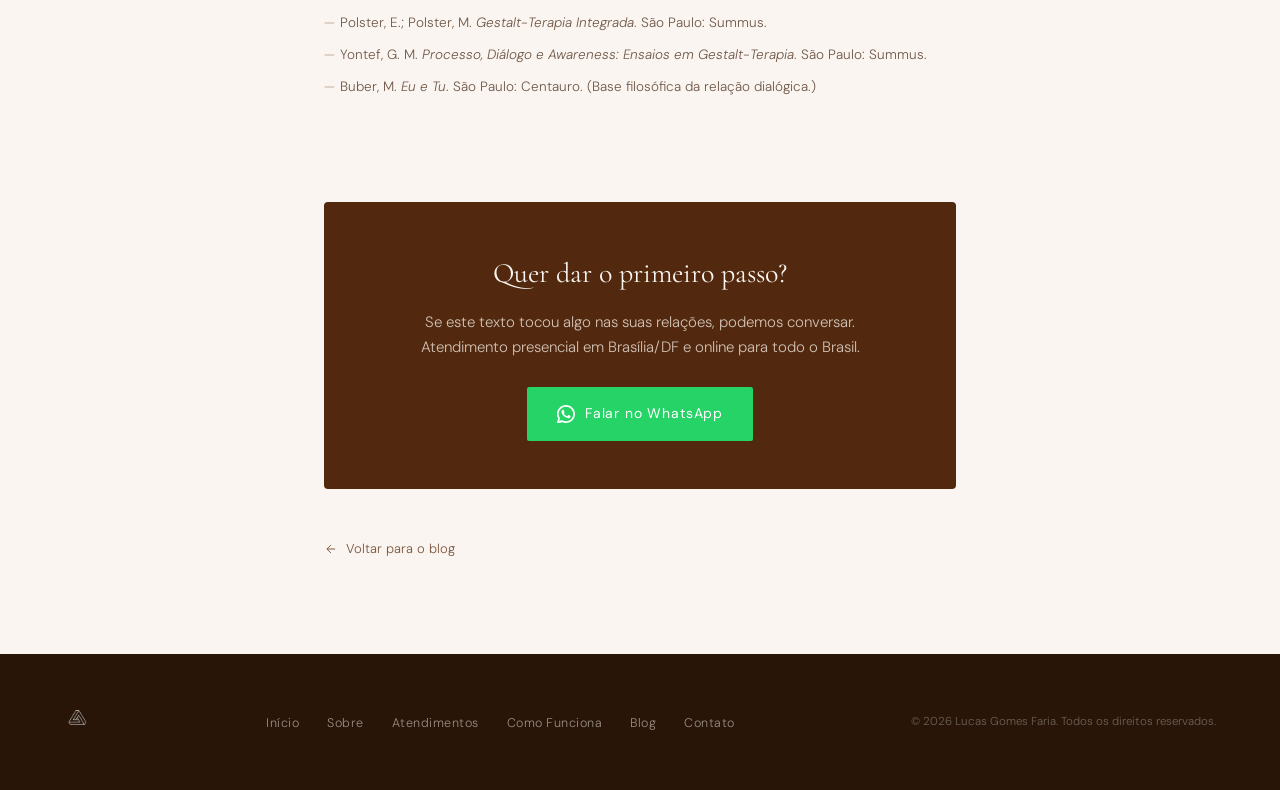
<file: blog/relacionamentos-e-gestalt-terapia/index.html>
<!DOCTYPE html>
<html lang="pt-BR">
<head>
  <meta charset="UTF-8" />
  <meta name="viewport" content="width=device-width, initial-scale=1.0" />
  <title>Gestalt-Terapia e relacionamentos: o que acontece no espaço entre duas pessoas | Lucas Gomes Faria</title>
  <meta name="description" content="A Gestalt-Terapia entende os relacionamentos a partir do conceito de fronteira de contato: o que acontece entre duas pessoas quando se encontram — e o que dificulta ou enriquece esse contato." />
  <meta name="keywords" content="Gestalt-Terapia relacionamentos, fronteira de contato, confluência, retroflexão, relação dialógica, Buber, autoconhecimento, psicólogo Brasília" />
  <meta name="robots" content="index, follow" />
  <meta name="author" content="Lucas Gomes Faria" />
  <link rel="canonical" href="https://lucasgomesfaria.com.br/blog/relacionamentos-e-gestalt-terapia/" />

  <meta property="og:type" content="article" />
  <meta property="og:title" content="Gestalt-Terapia e relacionamentos: o que acontece no espaço entre duas pessoas" />
  <meta property="og:description" content="A Gestalt não pergunta só o que há de errado com você ou com o outro. Ela olha para o que se passa entre vocês — para a qualidade desse contato." />
  <meta property="og:url" content="https://lucasgomesfaria.com.br/blog/relacionamentos-e-gestalt-terapia/" />
  <meta property="og:image" content="https://lucasgomesfaria.com.br/blog/relacionamentos-e-gestalt-terapia/capa.png" />
  <meta property="og:locale" content="pt_BR" />
  <meta property="article:published_time" content="2026-06-01" />
  <meta property="article:author" content="Lucas Gomes Faria" />
  <meta property="article:section" content="Relacionamentos" />
  <meta name="twitter:card" content="summary_large_image" />
  <meta name="theme-color" content="#5a4632" />

  <link rel="preconnect" href="https://fonts.googleapis.com" />
  <link rel="preconnect" href="https://fonts.gstatic.com" crossorigin />
  <link href="https://fonts.googleapis.com/css2?family=Cormorant+Garamond:ital,wght@0,300;0,400;0,500;0,600;1,300;1,400&family=DM+Sans:wght@300;400;500&display=swap" rel="stylesheet" />
  <link rel="stylesheet" href="../blog.css" />

  <script type="application/ld+json">
  {
    "@context": "https://schema.org",
    "@type": "BlogPosting",
    "headline": "Gestalt-Terapia e relacionamentos: o que acontece no espaço entre duas pessoas",
    "description": "A Gestalt-Terapia entende os relacionamentos a partir do conceito de fronteira de contato: o que acontece entre duas pessoas quando se encontram.",
    "image": "https://lucasgomesfaria.com.br/blog/relacionamentos-e-gestalt-terapia/capa.png",
    "datePublished": "2026-06-01",
    "dateModified": "2026-06-01",
    "inLanguage": "pt-BR",
    "wordCount": 1800,
    "articleSection": "Relacionamentos",
    "keywords": ["Gestalt-Terapia", "relacionamentos", "fronteira de contato", "confluência", "autoconhecimento", "psicólogo Brasília"],
    "author": { "@type": "Person", "name": "Lucas Gomes Faria", "jobTitle": "Psicólogo", "identifier": "CRP 01/25153", "url": "https://lucasgomesfaria.com.br" },
    "publisher": { "@type": "Person", "name": "Lucas Gomes Faria" },
    "mainEntityOfPage": { "@type": "WebPage", "@id": "https://lucasgomesfaria.com.br/blog/relacionamentos-e-gestalt-terapia/" }
  }
  </script>
  <script type="application/ld+json">
  {
    "@context": "https://schema.org",
    "@type": "BreadcrumbList",
    "itemListElement": [
      { "@type": "ListItem", "position": 1, "name": "Início", "item": "https://lucasgomesfaria.com.br/" },
      { "@type": "ListItem", "position": 2, "name": "Blog", "item": "https://lucasgomesfaria.com.br/blog/" },
      { "@type": "ListItem", "position": 3, "name": "Relacionamentos e Gestalt-Terapia", "item": "https://lucasgomesfaria.com.br/blog/relacionamentos-e-gestalt-terapia/" }
    ]
  }
  </script>
</head>
<body>

<a href="https://wa.me/5561981676377" target="_blank" rel="noopener" id="wa-float" aria-label="Falar no WhatsApp">
  <svg viewBox="0 0 24 24"><path d="M17.472 14.382c-.297-.149-1.758-.867-2.03-.967-.273-.099-.471-.148-.67.15-.197.297-.767.966-.94 1.164-.173.199-.347.223-.644.075-.297-.15-1.255-.463-2.39-1.475-.883-.788-1.48-1.761-1.653-2.059-.173-.297-.018-.458.13-.606.134-.133.298-.347.446-.52.149-.174.198-.298.298-.497.099-.198.05-.371-.025-.52-.075-.149-.669-1.612-.916-2.207-.242-.579-.487-.5-.669-.51-.173-.008-.371-.01-.57-.01-.198 0-.52.074-.792.372-.272.297-1.04 1.016-1.04 2.479 0 1.462 1.065 2.875 1.213 3.074.149.198 2.096 3.2 5.077 4.487.709.306 1.262.489 1.694.625.712.227 1.36.195 1.871.118.571-.085 1.758-.719 2.006-1.413.248-.694.248-1.289.173-1.413-.074-.124-.272-.198-.57-.347z"/><path d="M12 0C5.373 0 0 5.373 0 12c0 2.127.558 4.121 1.532 5.85L.054 23.454a.75.75 0 00.908.99l5.878-1.544A11.953 11.953 0 0012 24c6.627 0 12-5.373 12-12S18.627 0 12 0zm0 21.75a9.72 9.72 0 01-4.95-1.353l-.355-.21-3.685.968.985-3.59-.23-.369A9.718 9.718 0 012.25 12C2.25 6.615 6.615 2.25 12 2.25S21.75 6.615 21.75 12 17.385 21.75 12 21.75z"/></svg>
</a>

<nav id="main-nav">
  <a href="/" class="nav-logo">
    <img src="../../assets/logo.png" alt="Lucas Gomes Faria — Psicólogo em Brasília (CRP 01/25153)" />
    <div class="nav-logo-text">
      <span class="nav-logo-name">Lucas Gomes Faria</span>
      <span class="nav-logo-sub">Psicólogo · CRP 01/25153</span>
    </div>
  </a>
  <ul class="nav-links" id="nav-links">
    <li><a href="/#inicio">Início</a></li>
    <li><a href="/#sobre">Sobre</a></li>
    <li><a href="/#atendimentos">Atendimentos</a></li>
    <li><a href="/blog/" class="active">Blog</a></li>
    <li><a href="/#faq">FAQ</a></li>
    <li><a href="/#contato">Contato</a></li>
    <li><a href="https://wa.me/5561981676377" target="_blank" rel="noopener" class="btn-cta-nav">Agendar sessão</a></li>
  </ul>
  <button class="nav-hamburger" id="hamburger" aria-label="Menu"><span></span><span></span><span></span></button>
</nav>

<article class="article-wrap">
  <nav class="breadcrumb" aria-label="Trilha de navegação">
    <a href="/">Início</a> <span>/</span>
    <a href="/blog/">Blog</a> <span>/</span>
    Relacionamentos e Gestalt-Terapia
  </nav>

  <span class="article-tag">Relacionamentos · Gestalt-Terapia · Autoconhecimento</span>
  <h1 class="article-title">Gestalt-Terapia e relacionamentos: o que acontece no espaço entre duas pessoas</h1>

  <div class="article-meta">
    <span class="article-author">
      <img src="../../assets/logo.png" alt="Lucas Gomes Faria" />
      <span class="article-author-name">Lucas Gomes Faria</span>
    </span>
    <span class="article-meta-dot"></span>
    <time datetime="2026-06-01">1 de junho de 2026</time>
    <span class="article-meta-dot"></span>
    <span>9 min de leitura</span>
  </div>

  <img class="article-hero-img" src="capa.png" alt="Duas silhuetas de rostos voltadas uma para a outra, representando o encontro e o contato nos relacionamentos" />

  <div class="article-body">

    <p>Boa parte do que nos faz sofrer, e também boa parte do que dá sentido à vida, acontece nos relacionamentos. A relação com o parceiro ou a parceira, com a família, com os amigos, com quem trabalhamos. É raro alguém chegar à terapia sem que, mais cedo ou mais tarde, o assunto dos vínculos apareça. Brigas que se repetem, distância que incomoda, a dificuldade de dizer o que sente, o medo de se aproximar ou o medo de se perder no outro.</p>

    <p>A Gestalt-Terapia tem um interesse especial por esse tema, porque o relacionamento não é só mais um assunto para ela. É, de certo modo, <em>o</em> assunto. Este texto é uma tentativa de explicar por que, e como esse olhar pode ajudar quem sofre nas próprias relações.</p>

    <h2>Somos seres de relação</h2>

    <p>A Gestalt parte de uma ideia que parece simples, mas tem consequências profundas: não existe ser humano isolado. Não faz muito sentido pensar uma pessoa separada do mundo em que vive. Existimos sempre em relação, num campo de trocas constantes com o ambiente e com os outros.</p>

    <p>Por isso a abordagem não coloca o foco nem só dentro da pessoa, nem só no ambiente, mas justamente no <strong>encontro entre os dois</strong>. Quando você sofre num relacionamento, a Gestalt não pergunta apenas "o que há de errado com você?" ou "o que há de errado com o outro?". Ela olha para o que se passa <em>entre</em> vocês. Para a qualidade desse contato.</p>

    <p>Não é à toa que a Gestalt-Terapia já foi chamada de "a terapia do contato". O contato — esse processo de se aproximar do outro e também de se diferenciar dele — está no centro de tudo o que ela compreende sobre relações.</p>

    <h2>A fronteira de contato: onde o encontro acontece</h2>

    <p>Aqui entra um conceito bonito e útil: a <strong>fronteira de contato</strong>. Apesar do nome, não se trata de um muro nem de um lugar fixo. É o ponto vivo onde eu encontro o que não sou eu. Onde o "eu" toca o "você". É na fronteira que o contato de fato acontece.</p>

    <p>Uma fronteira saudável tem duas qualidades ao mesmo tempo, e é a combinação delas que faz a diferença. Ela <em>separa</em> o suficiente para que eu continue sendo eu, com meus desejos, meus limites, minha forma de ver as coisas. E ela é <em>permeável</em> o bastante para que eu possa, de verdade, me encontrar com o outro, me deixar tocar, trocar, ser afetado.</p>

    <p>Quando essa fronteira se desregula, os relacionamentos sofrem. E a Gestalt descreve algumas formas típicas em que isso acontece.</p>

    <h2>Quando a fronteira perde o equilíbrio</h2>

    <ul class="session-list">
      <li>
        <strong>A confluência: quando o "eu" e o "nós" se confundem.</strong>
        Há relações em que a fronteira fica tão tênue que a diferença entre as duas pessoas quase desaparece. Tudo precisa ser igual, pensado junto, sentido junto. À primeira vista pode parecer harmonia, intimidade total. Mas a confluência cobra um preço alto: deixa de haver espaço para a discordância, para o desejo próprio, para o conflito saudável. E sem diferença não há, na verdade, encontro — porque para encontrar o outro eu preciso, antes, existir como alguém separado dele.
      </li>
      <li>
        <strong>O isolamento: quando a fronteira vira muro.</strong>
        No extremo oposto, a fronteira fica tão rígida e impermeável que o contato real não consegue atravessar. A pessoa até convive, conversa, divide a casa, mas algo permanece intocável. É a sensação de estar perto e, ao mesmo tempo, sozinho. A proximidade física não garante encontro quando a porta está trancada por dentro.
      </li>
      <li>
        <strong>A retroflexão: quando viro a energia contra mim.</strong>
        Às vezes aquilo que gostaríamos de dirigir ao outro — uma raiva, um pedido, um abraço — acaba voltando para dentro de nós mesmos. Em vez de dizer ao parceiro o que me incomoda, eu engulo e fico ruminando sozinho. Em vez de pedir aquilo de que preciso, eu me cobro por precisar. A energia que iria para o contato fica represada e se volta contra a própria pessoa.
      </li>
      <li>
        <strong>A introjeção: quando engulo regras sem mastigar.</strong>
        Muitos conflitos nas relações nascem de ideias que absorvemos sem nunca ter questionado — sobre como um casal "deve" funcionar, sobre o que é "certo" sentir, sobre quem deve fazer o quê. São regras engolidas inteiras, sem reflexão. Quando passamos a viver a partir delas em vez de viver a partir do que de fato sentimos e queremos, o relacionamento fica preso a um roteiro que talvez nem seja nosso.
      </li>
    </ul>

    <p>Vale dizer: nenhum desses movimentos é, em si, uma doença. Todos já foram, em algum momento, uma forma de se proteger ou de se adaptar. O problema aparece quando enrijecem e passam a ser o único jeito possível de se relacionar.</p>

    <h2>O encontro como lugar de transformação</h2>

    <p>Existe uma dimensão da Gestalt que toca o coração do tema dos relacionamentos: a chamada <strong>relação dialógica</strong>, fortemente inspirada no filósofo Martin Buber e na ideia do encontro entre o "Eu" e o "Tu".</p>

    <blockquote>Quando há encontro verdadeiro, eu me transformo e o outro também se transforma. Nos transformamos no contato, naquilo que acontece no "entre".</blockquote>

    <p>Laura Perls, uma das fundadoras da abordagem ao lado de Fritz Perls, considerava essa relação dialógica o eixo central da Gestalt-Terapia. Não nos transformamos sozinhos, num quarto fechado, apenas pensando sobre nós mesmos. Nos transformamos no contato, naquilo que acontece no "entre", quando duas pessoas estão de fato presentes uma para a outra.</p>

    <p>Gary Yontef descreve esse encontro como o momento em que uma pessoa se deixa impactar pela outra em sua totalidade — em que o interesse de ambas está no que se passa entre elas. É uma definição que serve tanto para a relação terapêutica quanto, no fundo, para qualquer relação que nos importe de verdade.</p>

    <h2>Como a terapia pode ajudar nas relações</h2>

    <ul class="session-list">
      <li>
        <strong>Perceber o próprio jeito de se relacionar.</strong>
        Boa parte do sofrimento nos vínculos é vivida de forma automática, sem que a gente se dê conta dos próprios padrões. A terapia ajuda a ampliar a <em>awareness</em>. Perceber, por exemplo, que toda vez que me aproximo de alguém eu logo recuo, ou que costumo me anular para evitar conflito. Quando o padrão sai do automático e ganha luz, surge a possibilidade de escolha onde antes havia só repetição.
      </li>
      <li>
        <strong>Recuperar a própria voz.</strong>
        Em relações marcadas pela confluência ou pela retroflexão, muitas vezes a pessoa perdeu o contato com o que ela mesma sente e deseja. Parte do trabalho é reencontrar isso. Voltar a saber dizer "eu quero", "eu não quero", "isso me machuca", "disso eu preciso". Não para impor ao outro, mas para poder se apresentar inteiro no encontro.
      </li>
      <li>
        <strong>Aprender a sustentar a diferença.</strong>
        Relacionar-se de verdade envolve tolerar que o outro seja outro, com vontades e ritmos que nem sempre coincidem com os nossos. Em vez de tratar o conflito como ameaça a ser eliminada, a Gestalt o entende como parte natural de todo contato vivo. Aprender a ficar na diferença sem fugir dela nem tentar apagá-la é uma conquista importante.
      </li>
      <li>
        <strong>Estar presente no aqui e agora do vínculo.</strong>
        Muitas relações sofrem porque vivemos nelas o tempo todo a partir do passado (mágoas antigas, expectativas frustradas) ou do futuro (medos, previsões). A terapia convida a voltar ao presente — ao que está acontecendo agora entre você e a pessoa, que é o único lugar onde o contato real pode de fato acontecer.
      </li>
    </ul>

    <h2>Uma palavra final</h2>

    <p>A Gestalt-Terapia não promete relacionamentos sem atrito, nem fórmulas para o amor perfeito. O que ela oferece é outra coisa, e talvez mais valiosa: um espaço para você compreender como se relaciona, recuperar o contato consigo mesmo e, a partir daí, encontrar formas mais vivas e mais verdadeiras de estar com os outros.</p>

    <p>No fundo, há um acolhimento nessa proposta. Em vez de buscar culpados, ela convida a olhar com cuidado para o que acontece no espaço entre as pessoas — e a confiar que, quando esse espaço se abre, algo pode se transformar, para você e para quem está com você. Se algo neste texto tocou alguma relação sua, talvez seja um bom começo de conversa.</p>

    <div class="article-refs">
      <h3>Para quem quiser se aprofundar</h3>
      <ul>
        <li>Perls, F.; Hefferline, R.; Goodman, P. <em>Gestalt-Terapia</em>. São Paulo: Summus. (Onde se desenvolve a noção de self como fronteira de contato em funcionamento.)</li>
        <li>Polster, E.; Polster, M. <em>Gestalt-Terapia Integrada</em>. São Paulo: Summus.</li>
        <li>Yontef, G. M. <em>Processo, Diálogo e Awareness: Ensaios em Gestalt-Terapia</em>. São Paulo: Summus.</li>
        <li>Buber, M. <em>Eu e Tu</em>. São Paulo: Centauro. (Base filosófica da relação dialógica.)</li>
      </ul>
    </div>

  </div>
</article>

<div class="article-cta">
  <div class="article-cta-inner">
    <h3>Quer dar o primeiro passo?</h3>
    <p>Se este texto tocou algo nas suas relações, podemos conversar. Atendimento presencial em Brasília/DF e online para todo o Brasil.</p>
    <a href="https://wa.me/5561981676377" target="_blank" rel="noopener" class="btn-whatsapp">
      <svg viewBox="0 0 24 24"><path d="M17.472 14.382c-.297-.149-1.758-.867-2.03-.967-.273-.099-.471-.148-.67.15-.197.297-.767.966-.94 1.164-.173.199-.347.223-.644.075-.297-.15-1.255-.463-2.39-1.475-.883-.788-1.48-1.761-1.653-2.059-.173-.297-.018-.458.13-.606.134-.133.298-.347.446-.52.149-.174.198-.298.298-.497.099-.198.05-.371-.025-.52-.075-.149-.669-1.612-.916-2.207-.242-.579-.487-.5-.669-.51-.173-.008-.371-.01-.57-.01-.198 0-.52.074-.792.372-.272.297-1.04 1.016-1.04 2.479 0 1.462 1.065 2.875 1.213 3.074.149.198 2.096 3.2 5.077 4.487.709.306 1.262.489 1.694.625.712.227 1.36.195 1.871.118.571-.085 1.758-.719 2.006-1.413.248-.694.248-1.289.173-1.413-.074-.124-.272-.198-.57-.347z"/><path d="M12 0C5.373 0 0 5.373 0 12c0 2.127.558 4.121 1.532 5.85L.054 23.454a.75.75 0 00.908.99l5.878-1.544A11.953 11.953 0 0012 24c6.627 0 12-5.373 12-12S18.627 0 12 0zm0 21.75a9.72 9.72 0 01-4.95-1.353l-.355-.21-3.685.968.985-3.59-.23-.369A9.718 9.718 0 012.25 12C2.25 6.615 6.615 2.25 12 2.25S21.75 6.615 21.75 12 17.385 21.75 12 21.75z"/></svg>
      Falar no WhatsApp
    </a>
  </div>
</div>

<div class="article-back">
  <a href="/blog/">
    <svg viewBox="0 0 24 24" fill="none" stroke="currentColor" stroke-width="1.6"><path d="M19 12H5M12 19l-7-7 7-7"/></svg>
    Voltar para o blog
  </a>
</div>

<footer>
  <div class="footer-logo"><img src="../../assets/logo.png" alt="Lucas Gomes Faria — Psicólogo" /></div>
  <ul class="footer-nav">
    <li><a href="/#inicio">Início</a></li>
    <li><a href="/#sobre">Sobre</a></li>
    <li><a href="/#atendimentos">Atendimentos</a></li>
    <li><a href="/#como-funciona">Como Funciona</a></li>
    <li><a href="/blog/">Blog</a></li>
    <li><a href="/#contato">Contato</a></li>
  </ul>
  <p class="footer-copy">© 2026 Lucas Gomes Faria. Todos os direitos reservados.</p>
</footer>

<script>
  const nav = document.getElementById('main-nav');
  window.addEventListener('scroll', () => nav.classList.toggle('scrolled', window.scrollY > 20), { passive: true });
  document.getElementById('hamburger').addEventListener('click', () => document.getElementById('nav-links').classList.toggle('open'));
</script>
</body>
</html>
</file>
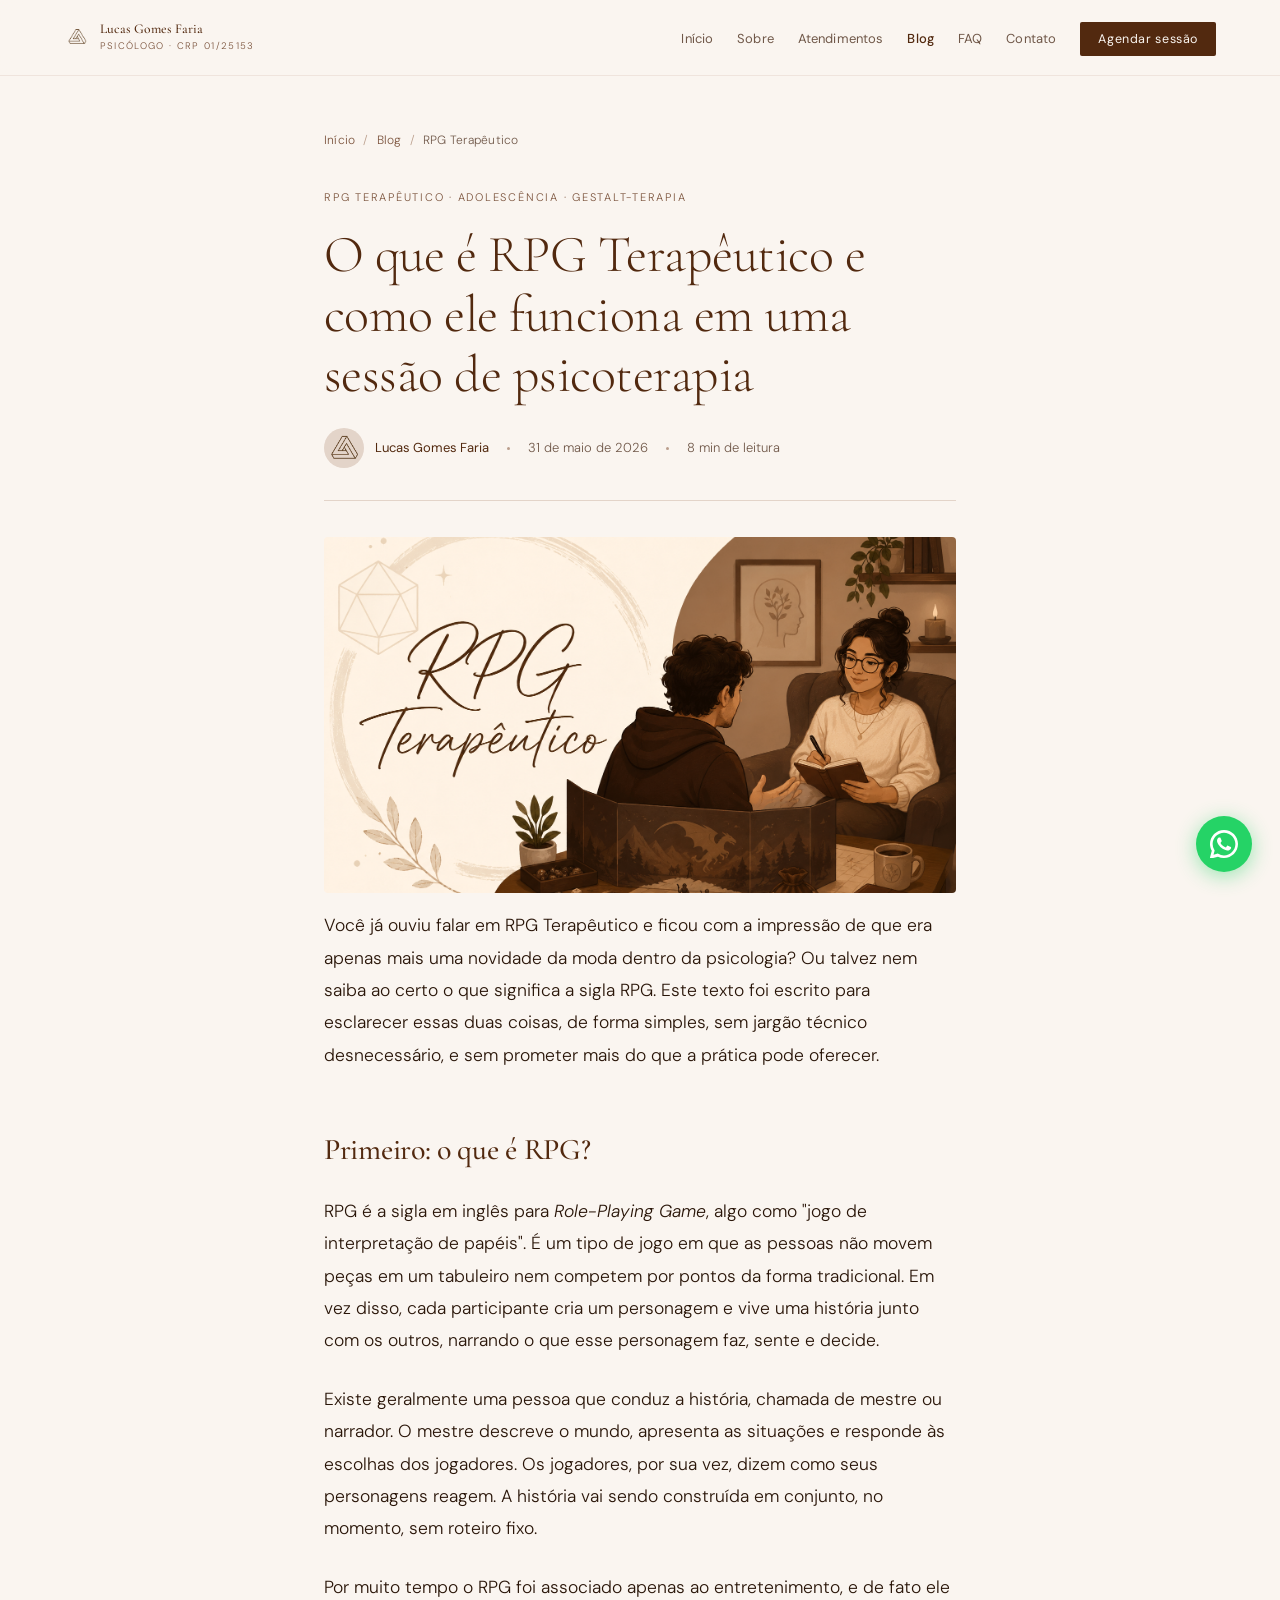
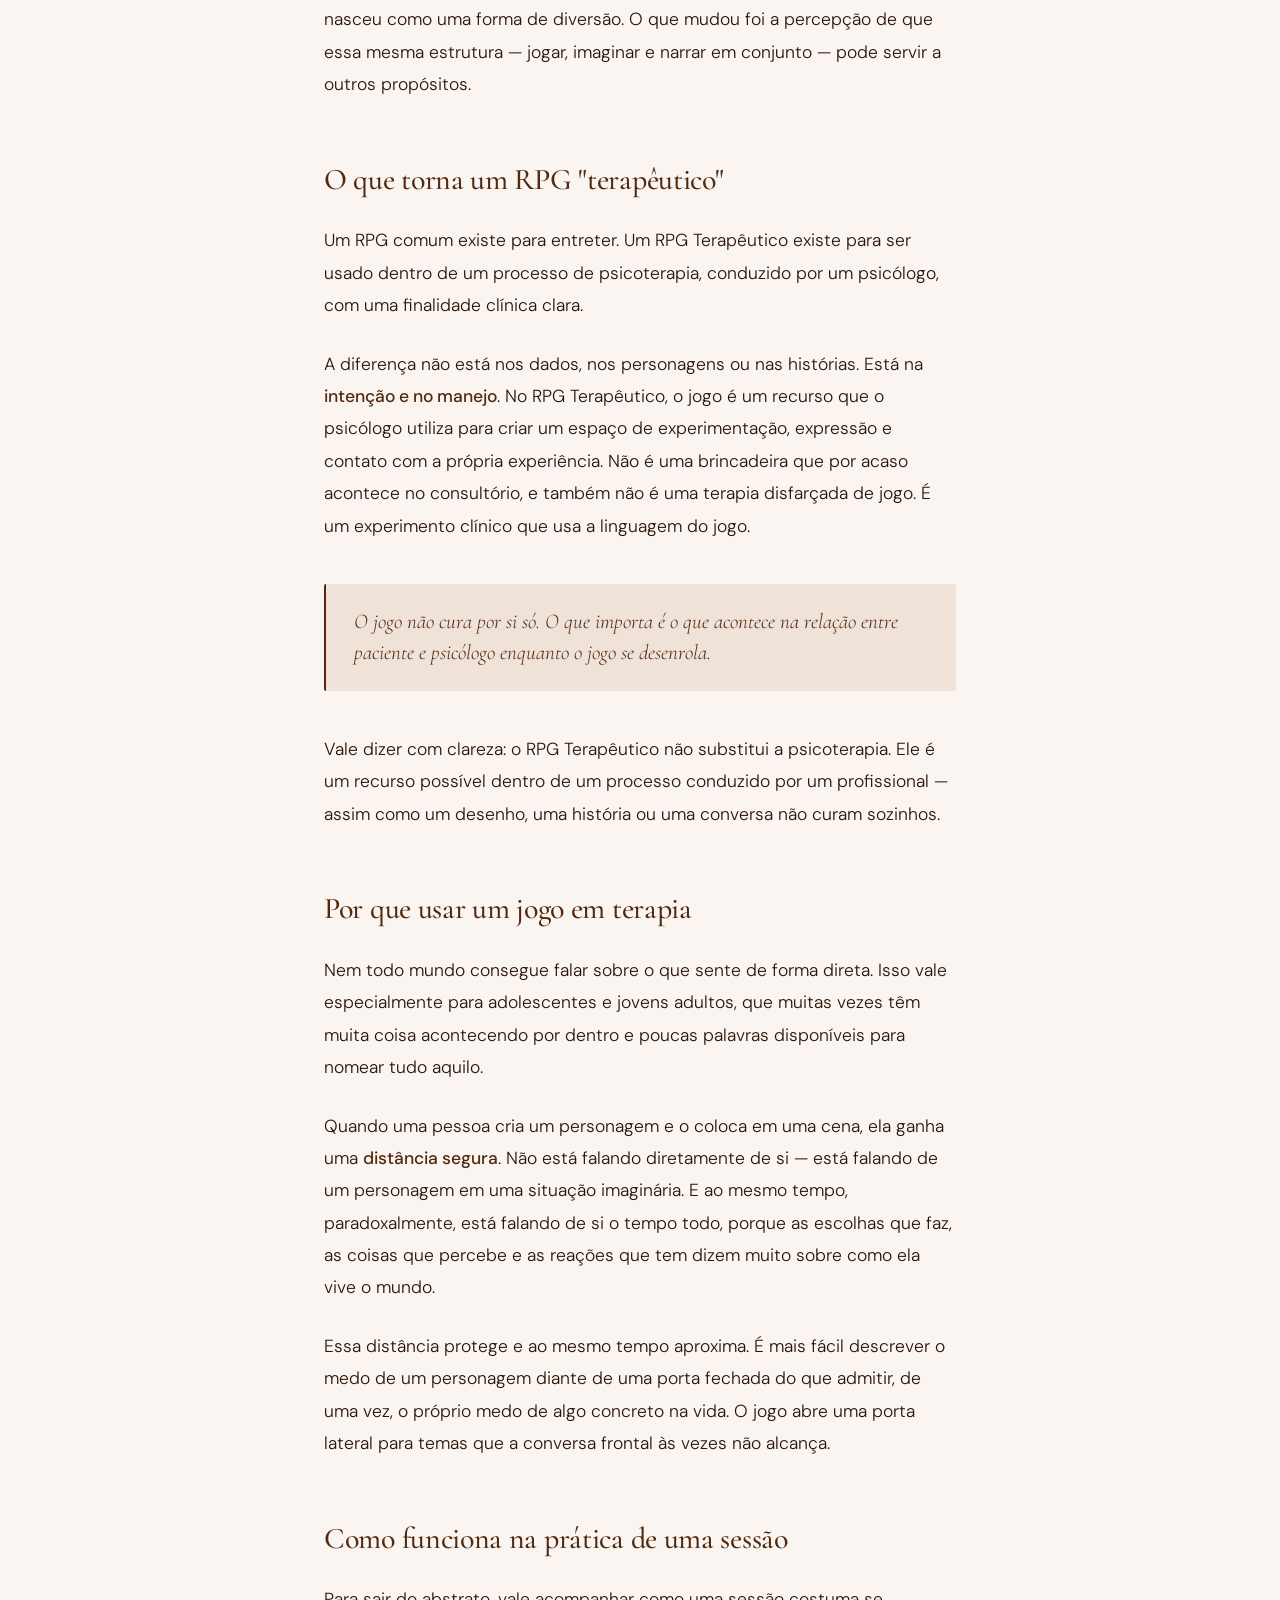
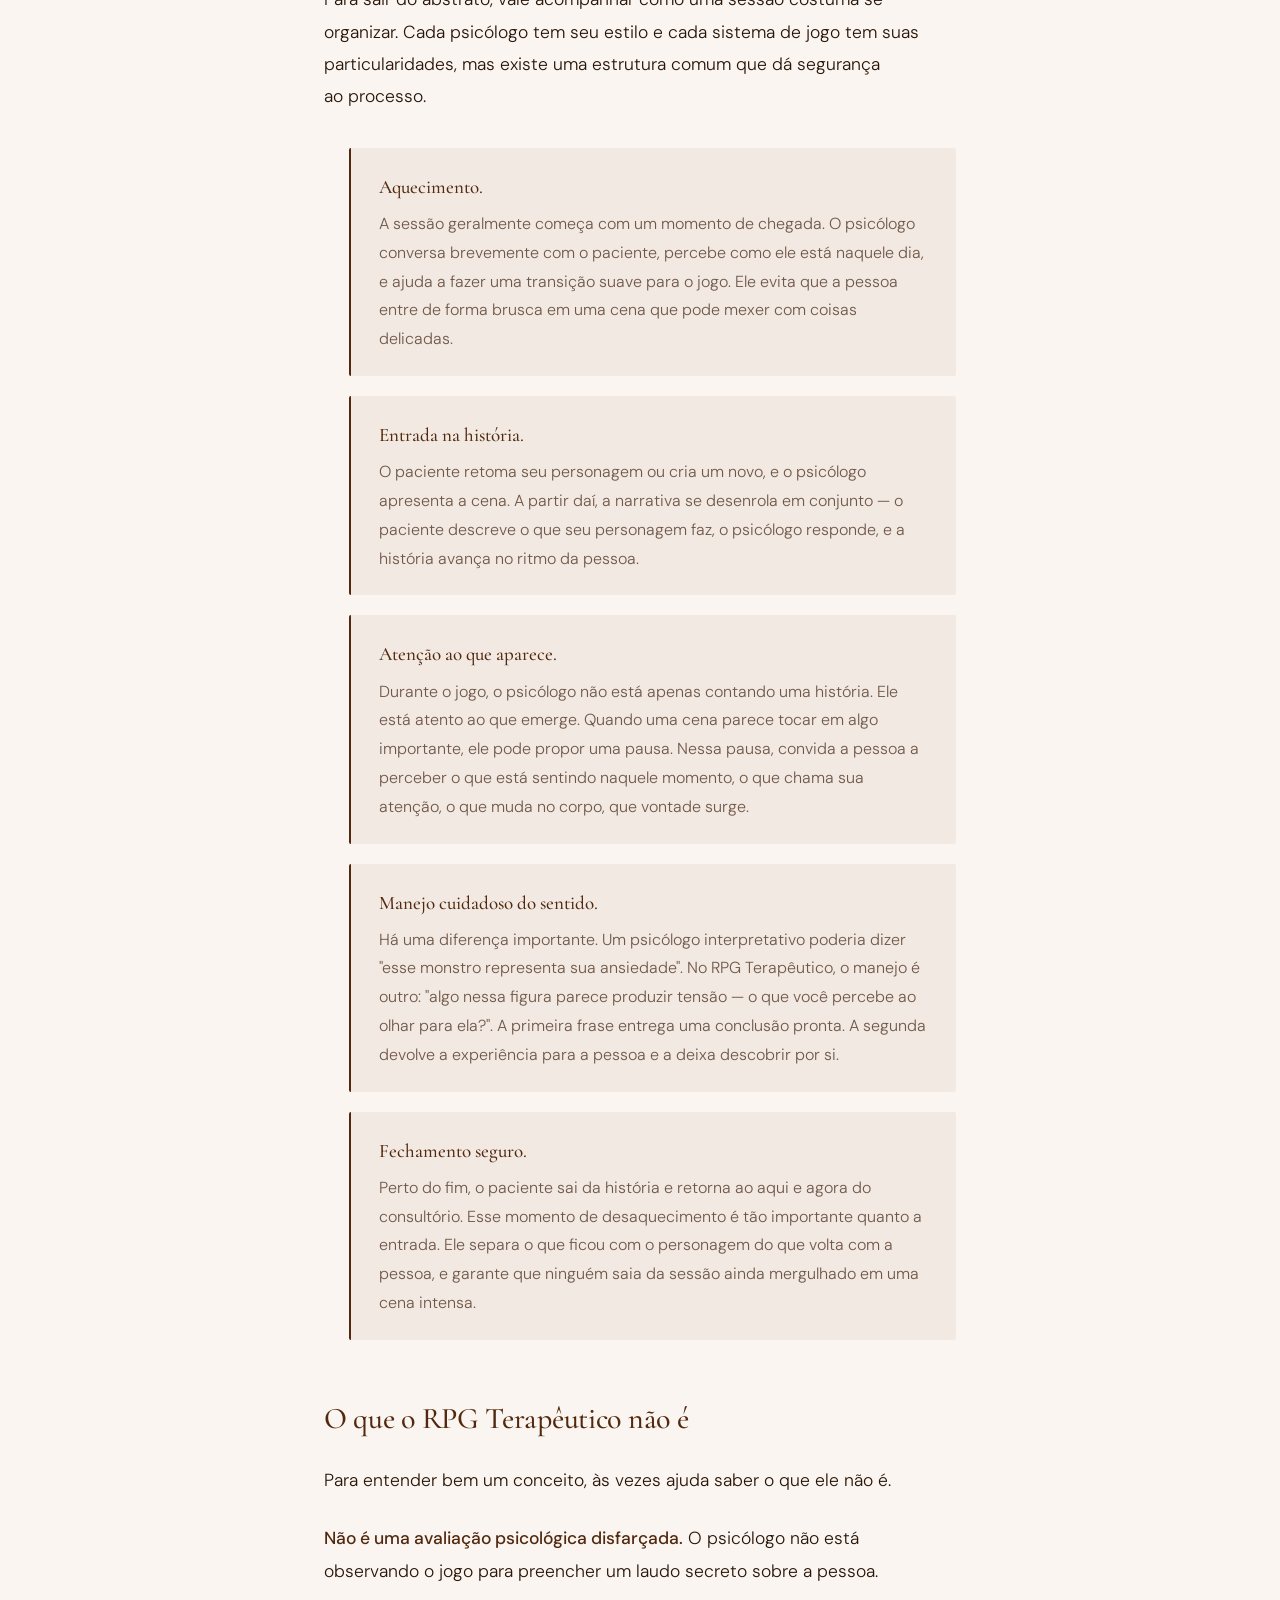
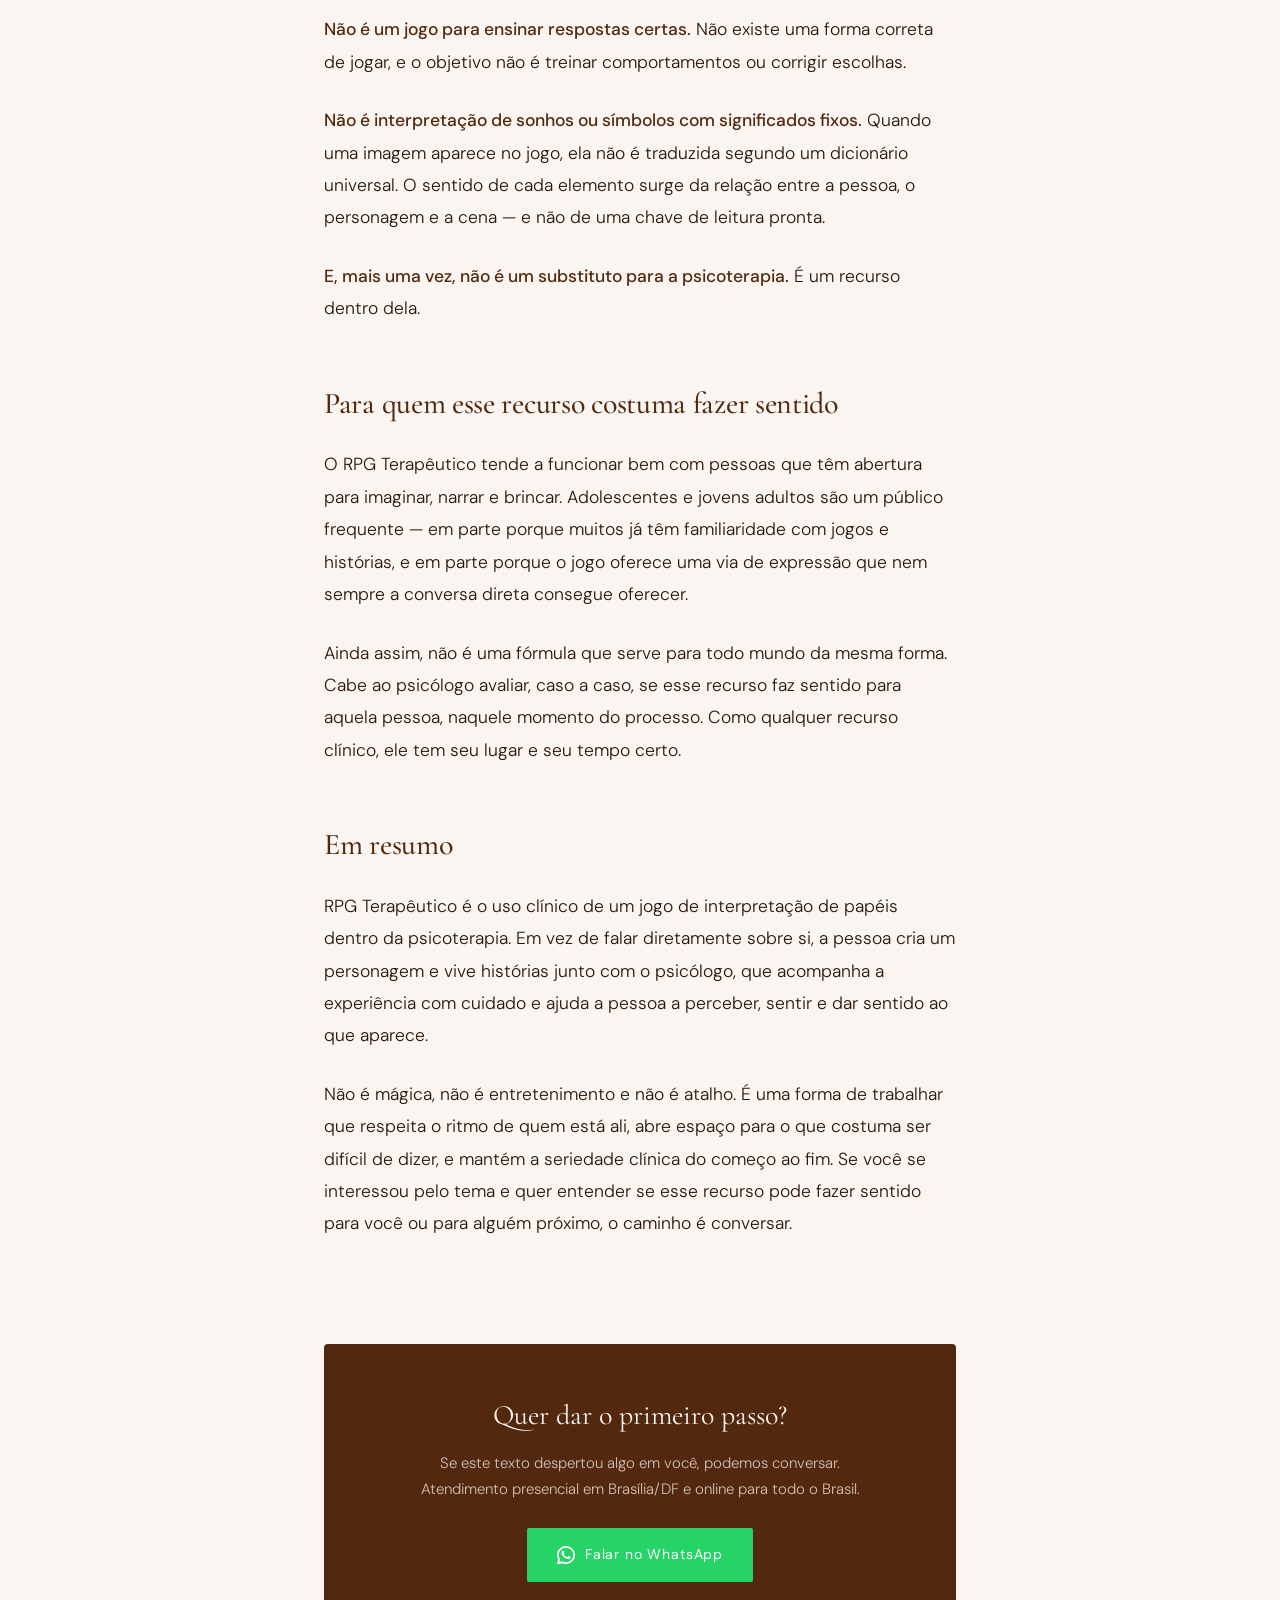
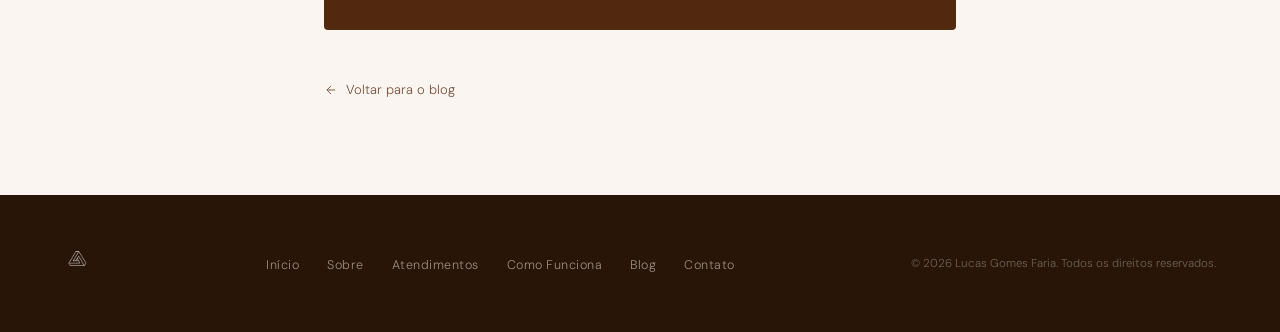
<file: blog/rpg-terapeutico/index.html>
<!DOCTYPE html>
<html lang="pt-BR">
<head>
  <meta charset="UTF-8" />
  <meta name="viewport" content="width=device-width, initial-scale=1.0" />
  <title>O que é RPG Terapêutico e como ele funciona em uma sessão de psicoterapia | Lucas Gomes Faria</title>
  <meta name="description" content="RPG Terapêutico é o uso clínico de um jogo de interpretação de papéis dentro da psicoterapia. Entenda o que é, como funciona uma sessão na prática e para quem esse recurso faz sentido." />
  <meta name="keywords" content="RPG Terapêutico, RPG terapia, role-playing game psicologia, psicoterapia adolescentes, recurso clínico terapia, psicólogo Brasília" />
  <meta name="robots" content="index, follow" />
  <meta name="author" content="Lucas Gomes Faria" />
  <link rel="canonical" href="https://lucasgomesfaria.com.br/blog/rpg-terapeutico/" />

  <meta property="og:type" content="article" />
  <meta property="og:title" content="O que é RPG Terapêutico e como ele funciona em uma sessão de psicoterapia" />
  <meta property="og:description" content="RPG Terapêutico é o uso clínico de um jogo de interpretação de papéis dentro da psicoterapia. Entenda como funciona na prática." />
  <meta property="og:url" content="https://lucasgomesfaria.com.br/blog/rpg-terapeutico/" />
  <meta property="og:image" content="https://lucasgomesfaria.com.br/blog/rpg-terapeutico/capa.png" />
  <meta property="og:locale" content="pt_BR" />
  <meta property="article:published_time" content="2026-05-31" />
  <meta property="article:author" content="Lucas Gomes Faria" />
  <meta property="article:section" content="RPG Terapêutico" />
  <meta name="twitter:card" content="summary_large_image" />
  <meta name="theme-color" content="#5a4632" />

  <link rel="preconnect" href="https://fonts.googleapis.com" />
  <link rel="preconnect" href="https://fonts.gstatic.com" crossorigin />
  <link href="https://fonts.googleapis.com/css2?family=Cormorant+Garamond:ital,wght@0,300;0,400;0,500;0,600;1,300;1,400&family=DM+Sans:wght@300;400;500&display=swap" rel="stylesheet" />
  <link rel="stylesheet" href="../blog.css" />

  <script type="application/ld+json">
  {
    "@context": "https://schema.org",
    "@type": "BlogPosting",
    "headline": "O que é RPG Terapêutico e como ele funciona em uma sessão de psicoterapia",
    "description": "RPG Terapêutico é o uso clínico de um jogo de interpretação de papéis dentro da psicoterapia. Entenda o que é, como funciona uma sessão na prática e para quem esse recurso faz sentido.",
    "image": "https://lucasgomesfaria.com.br/blog/rpg-terapeutico/capa.png",
    "datePublished": "2026-05-31",
    "dateModified": "2026-05-31",
    "inLanguage": "pt-BR",
    "wordCount": 1600,
    "articleSection": "RPG Terapêutico",
    "keywords": ["RPG Terapêutico", "psicoterapia", "adolescentes", "recurso clínico", "Gestalt-Terapia"],
    "author": { "@type": "Person", "name": "Lucas Gomes Faria", "jobTitle": "Psicólogo", "identifier": "CRP 01/25153", "url": "https://lucasgomesfaria.com.br" },
    "publisher": { "@type": "Person", "name": "Lucas Gomes Faria" },
    "mainEntityOfPage": { "@type": "WebPage", "@id": "https://lucasgomesfaria.com.br/blog/rpg-terapeutico/" }
  }
  </script>
  <script type="application/ld+json">
  {
    "@context": "https://schema.org",
    "@type": "BreadcrumbList",
    "itemListElement": [
      { "@type": "ListItem", "position": 1, "name": "Início", "item": "https://lucasgomesfaria.com.br/" },
      { "@type": "ListItem", "position": 2, "name": "Blog", "item": "https://lucasgomesfaria.com.br/blog/" },
      { "@type": "ListItem", "position": 3, "name": "RPG Terapêutico", "item": "https://lucasgomesfaria.com.br/blog/rpg-terapeutico/" }
    ]
  }
  </script>
</head>
<body>

<a href="https://wa.me/5561981676377" target="_blank" rel="noopener" id="wa-float" title="Falar no WhatsApp" aria-label="Falar no WhatsApp">
  <svg viewBox="0 0 24 24"><path d="M17.472 14.382c-.297-.149-1.758-.867-2.03-.967-.273-.099-.471-.148-.67.15-.197.297-.767.966-.94 1.164-.173.199-.347.223-.644.075-.297-.15-1.255-.463-2.39-1.475-.883-.788-1.48-1.761-1.653-2.059-.173-.297-.018-.458.13-.606.134-.133.298-.347.446-.52.149-.174.198-.298.298-.497.099-.198.05-.371-.025-.52-.075-.149-.669-1.612-.916-2.207-.242-.579-.487-.5-.669-.51-.173-.008-.371-.01-.57-.01-.198 0-.52.074-.792.372-.272.297-1.04 1.016-1.04 2.479 0 1.462 1.065 2.875 1.213 3.074.149.198 2.096 3.2 5.077 4.487.709.306 1.262.489 1.694.625.712.227 1.36.195 1.871.118.571-.085 1.758-.719 2.006-1.413.248-.694.248-1.289.173-1.413-.074-.124-.272-.198-.57-.347z"/><path d="M12 0C5.373 0 0 5.373 0 12c0 2.127.558 4.121 1.532 5.85L.054 23.454a.75.75 0 00.908.99l5.878-1.544A11.953 11.953 0 0012 24c6.627 0 12-5.373 12-12S18.627 0 12 0zm0 21.75a9.72 9.72 0 01-4.95-1.353l-.355-.21-3.685.968.985-3.59-.23-.369A9.718 9.718 0 012.25 12C2.25 6.615 6.615 2.25 12 2.25S21.75 6.615 21.75 12 17.385 21.75 12 21.75z"/></svg>
</a>

<nav id="main-nav">
  <a href="/" class="nav-logo">
    <img src="../../assets/logo.png" alt="Lucas Gomes Faria — Psicólogo em Brasília (CRP 01/25153)" />
    <div class="nav-logo-text">
      <span class="nav-logo-name">Lucas Gomes Faria</span>
      <span class="nav-logo-sub">Psicólogo · CRP 01/25153</span>
    </div>
  </a>
  <ul class="nav-links" id="nav-links">
    <li><a href="/#inicio">Início</a></li>
    <li><a href="/#sobre">Sobre</a></li>
    <li><a href="/#atendimentos">Atendimentos</a></li>
    <li><a href="/blog/" class="active">Blog</a></li>
    <li><a href="/#faq">FAQ</a></li>
    <li><a href="/#contato">Contato</a></li>
    <li><a href="https://wa.me/5561981676377" target="_blank" rel="noopener" class="btn-cta-nav">Agendar sessão</a></li>
  </ul>
  <button class="nav-hamburger" id="hamburger" aria-label="Menu"><span></span><span></span><span></span></button>
</nav>

<article class="article-wrap">
  <nav class="breadcrumb" aria-label="Trilha de navegação">
    <a href="/">Início</a> <span>/</span>
    <a href="/blog/">Blog</a> <span>/</span>
    RPG Terapêutico
  </nav>

  <span class="article-tag">RPG Terapêutico · Adolescência · Gestalt-Terapia</span>
  <h1 class="article-title">O que é RPG Terapêutico e como ele funciona em uma sessão de psicoterapia</h1>

  <div class="article-meta">
    <span class="article-author">
      <img src="../../assets/logo.png" alt="Lucas Gomes Faria" />
      <span class="article-author-name">Lucas Gomes Faria</span>
    </span>
    <span class="article-meta-dot"></span>
    <time datetime="2026-05-31">31 de maio de 2026</time>
    <span class="article-meta-dot"></span>
    <span>8 min de leitura</span>
  </div>

  <img class="article-hero-img" src="capa.png" alt="Sessão de RPG Terapêutico — psicólogo e paciente jogando com dados e miniaturas num consultório acolhedor" />

  <div class="article-body">

    <p>Você já ouviu falar em RPG Terapêutico e ficou com a impressão de que era apenas mais uma novidade da moda dentro da psicologia? Ou talvez nem saiba ao certo o que significa a sigla RPG. Este texto foi escrito para esclarecer essas duas coisas, de forma simples, sem jargão técnico desnecessário, e sem prometer mais do que a prática pode oferecer.</p>

    <h2>Primeiro: o que é RPG?</h2>

    <p>RPG é a sigla em inglês para <em>Role-Playing Game</em>, algo como "jogo de interpretação de papéis". É um tipo de jogo em que as pessoas não movem peças em um tabuleiro nem competem por pontos da forma tradicional. Em vez disso, cada participante cria um personagem e vive uma história junto com os outros, narrando o que esse personagem faz, sente e decide.</p>

    <p>Existe geralmente uma pessoa que conduz a história, chamada de mestre ou narrador. O mestre descreve o mundo, apresenta as situações e responde às escolhas dos jogadores. Os jogadores, por sua vez, dizem como seus personagens reagem. A história vai sendo construída em conjunto, no momento, sem roteiro fixo.</p>

    <p>Por muito tempo o RPG foi associado apenas ao entretenimento, e de fato ele nasceu como uma forma de diversão. O que mudou foi a percepção de que essa mesma estrutura — jogar, imaginar e narrar em conjunto — pode servir a outros propósitos.</p>

    <h2>O que torna um RPG "terapêutico"</h2>

    <p>Um RPG comum existe para entreter. Um RPG Terapêutico existe para ser usado dentro de um processo de psicoterapia, conduzido por um psicólogo, com uma finalidade clínica clara.</p>

    <p>A diferença não está nos dados, nos personagens ou nas histórias. Está na <strong>intenção e no manejo</strong>. No RPG Terapêutico, o jogo é um recurso que o psicólogo utiliza para criar um espaço de experimentação, expressão e contato com a própria experiência. Não é uma brincadeira que por acaso acontece no consultório, e também não é uma terapia disfarçada de jogo. É um experimento clínico que usa a linguagem do jogo.</p>

    <blockquote>O jogo não cura por si só. O que importa é o que acontece na relação entre paciente e psicólogo enquanto o jogo se desenrola.</blockquote>

    <p>Vale dizer com clareza: o RPG Terapêutico não substitui a psicoterapia. Ele é um recurso possível dentro de um processo conduzido por um profissional — assim como um desenho, uma história ou uma conversa não curam sozinhos.</p>

    <h2>Por que usar um jogo em terapia</h2>

    <p>Nem todo mundo consegue falar sobre o que sente de forma direta. Isso vale especialmente para adolescentes e jovens adultos, que muitas vezes têm muita coisa acontecendo por dentro e poucas palavras disponíveis para nomear tudo aquilo.</p>

    <p>Quando uma pessoa cria um personagem e o coloca em uma cena, ela ganha uma <strong>distância segura</strong>. Não está falando diretamente de si — está falando de um personagem em uma situação imaginária. E ao mesmo tempo, paradoxalmente, está falando de si o tempo todo, porque as escolhas que faz, as coisas que percebe e as reações que tem dizem muito sobre como ela vive o mundo.</p>

    <p>Essa distância protege e ao mesmo tempo aproxima. É mais fácil descrever o medo de um personagem diante de uma porta fechada do que admitir, de uma vez, o próprio medo de algo concreto na vida. O jogo abre uma porta lateral para temas que a conversa frontal às vezes não alcança.</p>

    <h2>Como funciona na prática de uma sessão</h2>

    <p>Para sair do abstrato, vale acompanhar como uma sessão costuma se organizar. Cada psicólogo tem seu estilo e cada sistema de jogo tem suas particularidades, mas existe uma estrutura comum que dá segurança ao processo.</p>

    <ul class="session-list">
      <li>
        <strong>Aquecimento.</strong>
        A sessão geralmente começa com um momento de chegada. O psicólogo conversa brevemente com o paciente, percebe como ele está naquele dia, e ajuda a fazer uma transição suave para o jogo. Ele evita que a pessoa entre de forma brusca em uma cena que pode mexer com coisas delicadas.
      </li>
      <li>
        <strong>Entrada na história.</strong>
        O paciente retoma seu personagem ou cria um novo, e o psicólogo apresenta a cena. A partir daí, a narrativa se desenrola em conjunto — o paciente descreve o que seu personagem faz, o psicólogo responde, e a história avança no ritmo da pessoa.
      </li>
      <li>
        <strong>Atenção ao que aparece.</strong>
        Durante o jogo, o psicólogo não está apenas contando uma história. Ele está atento ao que emerge. Quando uma cena parece tocar em algo importante, ele pode propor uma pausa. Nessa pausa, convida a pessoa a perceber o que está sentindo naquele momento, o que chama sua atenção, o que muda no corpo, que vontade surge.
      </li>
      <li>
        <strong>Manejo cuidadoso do sentido.</strong>
        Há uma diferença importante. Um psicólogo interpretativo poderia dizer "esse monstro representa sua ansiedade". No RPG Terapêutico, o manejo é outro: "algo nessa figura parece produzir tensão — o que você percebe ao olhar para ela?". A primeira frase entrega uma conclusão pronta. A segunda devolve a experiência para a pessoa e a deixa descobrir por si.
      </li>
      <li>
        <strong>Fechamento seguro.</strong>
        Perto do fim, o paciente sai da história e retorna ao aqui e agora do consultório. Esse momento de desaquecimento é tão importante quanto a entrada. Ele separa o que ficou com o personagem do que volta com a pessoa, e garante que ninguém saia da sessão ainda mergulhado em uma cena intensa.
      </li>
    </ul>

    <h2>O que o RPG Terapêutico não é</h2>

    <p>Para entender bem um conceito, às vezes ajuda saber o que ele não é.</p>

    <p><strong>Não é uma avaliação psicológica disfarçada.</strong> O psicólogo não está observando o jogo para preencher um laudo secreto sobre a pessoa.</p>

    <p><strong>Não é um jogo para ensinar respostas certas.</strong> Não existe uma forma correta de jogar, e o objetivo não é treinar comportamentos ou corrigir escolhas.</p>

    <p><strong>Não é interpretação de sonhos ou símbolos com significados fixos.</strong> Quando uma imagem aparece no jogo, ela não é traduzida segundo um dicionário universal. O sentido de cada elemento surge da relação entre a pessoa, o personagem e a cena — e não de uma chave de leitura pronta.</p>

    <p><strong>E, mais uma vez, não é um substituto para a psicoterapia.</strong> É um recurso dentro dela.</p>

    <h2>Para quem esse recurso costuma fazer sentido</h2>

    <p>O RPG Terapêutico tende a funcionar bem com pessoas que têm abertura para imaginar, narrar e brincar. Adolescentes e jovens adultos são um público frequente — em parte porque muitos já têm familiaridade com jogos e histórias, e em parte porque o jogo oferece uma via de expressão que nem sempre a conversa direta consegue oferecer.</p>

    <p>Ainda assim, não é uma fórmula que serve para todo mundo da mesma forma. Cabe ao psicólogo avaliar, caso a caso, se esse recurso faz sentido para aquela pessoa, naquele momento do processo. Como qualquer recurso clínico, ele tem seu lugar e seu tempo certo.</p>

    <h2>Em resumo</h2>

    <p>RPG Terapêutico é o uso clínico de um jogo de interpretação de papéis dentro da psicoterapia. Em vez de falar diretamente sobre si, a pessoa cria um personagem e vive histórias junto com o psicólogo, que acompanha a experiência com cuidado e ajuda a pessoa a perceber, sentir e dar sentido ao que aparece.</p>

    <p>Não é mágica, não é entretenimento e não é atalho. É uma forma de trabalhar que respeita o ritmo de quem está ali, abre espaço para o que costuma ser difícil de dizer, e mantém a seriedade clínica do começo ao fim. Se você se interessou pelo tema e quer entender se esse recurso pode fazer sentido para você ou para alguém próximo, o caminho é conversar.</p>

  </div>
</article>

<div class="article-cta">
  <div class="article-cta-inner">
    <h3>Quer dar o primeiro passo?</h3>
    <p>Se este texto despertou algo em você, podemos conversar. Atendimento presencial em Brasília/DF e online para todo o Brasil.</p>
    <a href="https://wa.me/5561981676377" target="_blank" rel="noopener" class="btn-whatsapp">
      <svg viewBox="0 0 24 24"><path d="M17.472 14.382c-.297-.149-1.758-.867-2.03-.967-.273-.099-.471-.148-.67.15-.197.297-.767.966-.94 1.164-.173.199-.347.223-.644.075-.297-.15-1.255-.463-2.39-1.475-.883-.788-1.48-1.761-1.653-2.059-.173-.297-.018-.458.13-.606.134-.133.298-.347.446-.52.149-.174.198-.298.298-.497.099-.198.05-.371-.025-.52-.075-.149-.669-1.612-.916-2.207-.242-.579-.487-.5-.669-.51-.173-.008-.371-.01-.57-.01-.198 0-.52.074-.792.372-.272.297-1.04 1.016-1.04 2.479 0 1.462 1.065 2.875 1.213 3.074.149.198 2.096 3.2 5.077 4.487.709.306 1.262.489 1.694.625.712.227 1.36.195 1.871.118.571-.085 1.758-.719 2.006-1.413.248-.694.248-1.289.173-1.413-.074-.124-.272-.198-.57-.347z"/><path d="M12 0C5.373 0 0 5.373 0 12c0 2.127.558 4.121 1.532 5.85L.054 23.454a.75.75 0 00.908.99l5.878-1.544A11.953 11.953 0 0012 24c6.627 0 12-5.373 12-12S18.627 0 12 0zm0 21.75a9.72 9.72 0 01-4.95-1.353l-.355-.21-3.685.968.985-3.59-.23-.369A9.718 9.718 0 012.25 12C2.25 6.615 6.615 2.25 12 2.25S21.75 6.615 21.75 12 17.385 21.75 12 21.75z"/></svg>
      Falar no WhatsApp
    </a>
  </div>
</div>

<div class="article-back">
  <a href="/blog/">
    <svg viewBox="0 0 24 24" fill="none" stroke="currentColor" stroke-width="1.6"><path d="M19 12H5M12 19l-7-7 7-7"/></svg>
    Voltar para o blog
  </a>
</div>

<footer>
  <div class="footer-logo"><img src="../../assets/logo.png" alt="Lucas Gomes Faria — Psicólogo" /></div>
  <ul class="footer-nav">
    <li><a href="/#inicio">Início</a></li>
    <li><a href="/#sobre">Sobre</a></li>
    <li><a href="/#atendimentos">Atendimentos</a></li>
    <li><a href="/#como-funciona">Como Funciona</a></li>
    <li><a href="/blog/">Blog</a></li>
    <li><a href="/#contato">Contato</a></li>
  </ul>
  <p class="footer-copy">© 2026 Lucas Gomes Faria. Todos os direitos reservados.</p>
</footer>

<script>
  const nav = document.getElementById('main-nav');
  window.addEventListener('scroll', () => nav.classList.toggle('scrolled', window.scrollY > 20), { passive: true });
  document.getElementById('hamburger').addEventListener('click', () => document.getElementById('nav-links').classList.toggle('open'));
</script>
</body>
</html>
</file>
<file: blog/blog.css>
/* ════════════════════════════════════════════════
   BLOG — Lucas Gomes Faria | Psicólogo
   Estilos compartilhados (listagem + artigo)
   Reaproveita os tokens e a linguagem visual do site
   ════════════════════════════════════════════════ */

*, *::before, *::after { box-sizing: border-box; margin: 0; padding: 0; }

:root {
  --cream:      oklch(97.2% 0.009 68);
  --cream-mid:  oklch(94%   0.014 65);
  --cream-dark: oklch(88%   0.022 60);
  --brown:      oklch(33%   0.072 50);
  --brown-mid:  oklch(48%   0.065 50);
  --brown-light:oklch(72%   0.042 55);
  --brown-pale: oklch(92%   0.020 58);
  --text:       oklch(22%   0.04  50);
  --text-soft:  oklch(48%   0.04  52);
  --serif: 'Cormorant Garamond', Georgia, serif;
  --sans:  'DM Sans', system-ui, sans-serif;
}

html { scroll-behavior: smooth; font-size: 16px; }
body {
  background: var(--cream); color: var(--text);
  font-family: var(--sans); font-weight: 300;
  line-height: 1.7; overflow-x: hidden;
}

a { color: inherit; }

/* ─── NAV (igual ao site) ─── */
#main-nav {
  position: fixed; top: 0; left: 0; right: 0; z-index: 100;
  display: flex; align-items: center; justify-content: space-between;
  padding: 0 5%; height: 76px;
  background: oklch(97.2% 0.009 68 / 0.94);
  backdrop-filter: blur(12px);
  border-bottom: 1px solid oklch(88% 0.022 60 / 0.5);
  transition: box-shadow 0.3s;
}
#main-nav.scrolled { box-shadow: 0 2px 24px oklch(33% 0.072 50 / 0.08); }

.nav-logo { display: flex; align-items: center; gap: 10px; text-decoration: none; }
.nav-logo img { height: 32px; width: auto; flex-shrink: 0; }
.nav-logo-text { display: flex; flex-direction: column; }
.nav-logo-name {
  font-family: var(--serif); font-size: 13.5px; font-weight: 500;
  color: var(--brown); line-height: 1.2; white-space: nowrap;
}
.nav-logo-sub {
  font-size: 9.5px; font-weight: 300; letter-spacing: 0.14em;
  color: var(--brown-mid); text-transform: uppercase; white-space: nowrap;
}

.nav-links { display: flex; align-items: center; gap: 24px; list-style: none; }
.nav-links a {
  font-size: 13px; font-weight: 400; color: var(--text-soft);
  text-decoration: none; letter-spacing: 0.01em; white-space: nowrap;
  transition: color 0.2s; position: relative;
}
.nav-links a::after {
  content: ''; position: absolute; bottom: -3px; left: 0; right: 0;
  height: 1px; background: var(--brown);
  transform: scaleX(0); transform-origin: left; transition: transform 0.25s ease;
}
.nav-links a:hover { color: var(--brown); }
.nav-links a:hover::after { transform: scaleX(1); }
.nav-links a.active { color: var(--brown); font-weight: 500; }

.btn-cta-nav {
  background: var(--brown); color: var(--cream) !important;
  padding: 9px 18px; border-radius: 2px;
  font-size: 12.5px !important; font-weight: 400 !important; letter-spacing: 0.05em !important;
  text-decoration: none; transition: background 0.2s !important; white-space: nowrap;
}
.btn-cta-nav::after { display: none !important; }
.btn-cta-nav:hover { background: var(--brown-mid) !important; }

.nav-hamburger { display: none; background: none; border: none; cursor: pointer; padding: 4px; }
.nav-hamburger span { display: block; width: 22px; height: 1.5px; background: var(--brown); margin: 5px 0; transition: all 0.3s; }

/* ─── SECTION COMMON ─── */
.container { max-width: 1200px; margin: 0 auto; }

.section-label {
  display: flex; align-items: center; gap: 14px;
  font-size: 10.5px; letter-spacing: 0.22em; text-transform: uppercase;
  color: var(--brown-mid); font-weight: 400; margin-bottom: 18px;
}
.section-label::before { content: ''; width: 28px; height: 1px; background: var(--brown-light); }

/* ─── BLOG HEADER ─── */
.blog-hero {
  padding: 140px 5% 56px; max-width: 1200px; margin: 0 auto;
}
.blog-hero .section-label { justify-content: flex-start; }
.blog-hero h1 {
  font-family: var(--serif); font-size: clamp(36px, 4vw, 58px);
  font-weight: 300; line-height: 1.2; color: var(--brown);
  letter-spacing: -0.01em; margin-bottom: 36px; max-width: 26ch;
}
.blog-hero h1 em { font-style: italic; }
.blog-hero p {
  font-size: 16.5px; color: var(--text-soft); line-height: 1.75;
  max-width: 560px; font-weight: 300;
}

/* ─── CATEGORY FILTER ─── */
.blog-cats {
  display: flex; flex-wrap: wrap; gap: 10px;
  padding: 0 5% 40px; max-width: 1200px; margin: 0 auto;
}
.blog-cat {
  font-size: 12px; letter-spacing: 0.04em; color: var(--text-soft);
  background: none; border: 1px solid var(--cream-dark); border-radius: 100px;
  padding: 8px 18px; cursor: pointer; transition: all 0.2s; font-family: var(--sans);
  text-decoration: none;
}
.blog-cat:hover { border-color: var(--brown-light); color: var(--brown); }
.blog-cat.active { background: var(--brown); border-color: var(--brown); color: var(--cream); }

/* ─── POSTS GRID ─── */
.blog-grid-section { padding: 0 5% 110px; max-width: 1200px; margin: 0 auto; }
.blog-grid {
  display: grid; grid-template-columns: repeat(3, 1fr); gap: 36px 32px;
}

.post-card {
  display: flex; flex-direction: column; text-decoration: none;
  background: var(--cream-mid); border-radius: 4px; overflow: hidden;
  transition: transform 0.3s ease, box-shadow 0.3s ease;
  border: 1px solid transparent;
}
.post-card:hover { transform: translateY(-4px); box-shadow: 0 18px 40px oklch(33% 0.072 50 / 0.10); border-color: var(--cream-dark); }
.post-card-thumb { position: relative; aspect-ratio: 16/10; overflow: hidden; background: var(--cream-dark); }
.post-card-thumb img { width: 100%; height: 100%; object-fit: cover; display: block; transition: transform 0.5s ease; filter: sepia(12%) contrast(1.02); }
.post-card:hover .post-card-thumb img { transform: scale(1.05); }
.post-card-tag {
  position: absolute; top: 14px; left: 14px;
  background: oklch(97.2% 0.009 68 / 0.92); color: var(--brown);
  font-size: 10px; letter-spacing: 0.14em; text-transform: uppercase;
  padding: 6px 12px; border-radius: 2px; font-weight: 400;
}
.post-card-body { padding: 26px 26px 30px; display: flex; flex-direction: column; flex: 1; }
.post-card-meta { font-size: 11px; letter-spacing: 0.1em; text-transform: uppercase; color: var(--brown-light); margin-bottom: 12px; }
.post-card-title {
  font-family: var(--serif); font-size: 23px; font-weight: 500; color: var(--brown);
  line-height: 1.25; margin-bottom: 12px; letter-spacing: -0.01em;
}
.post-card-excerpt { font-size: 14px; color: var(--text-soft); line-height: 1.7; font-weight: 300; margin-bottom: 20px; flex: 1; }
.post-card-more {
  font-size: 12.5px; letter-spacing: 0.04em; color: var(--brown);
  display: inline-flex; align-items: center; gap: 7px; margin-top: auto;
  border-bottom: 1px solid var(--brown-light); padding-bottom: 2px; align-self: flex-start;
  transition: gap 0.2s;
}
.post-card:hover .post-card-more { gap: 11px; }
.post-card-more svg { width: 13px; height: 13px; }

/* Destaque (primeiro post, largura total) */
.post-card.featured {
  grid-column: 1 / -1; flex-direction: row; min-height: 340px;
}
.post-card.featured .post-card-thumb { flex: 0 0 50%; aspect-ratio: auto; }
.post-card.featured .post-card-body {
  padding: 48px 56px; justify-content: flex-start;
  display: flex; flex-direction: column; gap: 0;
}
.post-card.featured .post-card-meta { margin-bottom: 14px; }
.post-card.featured .post-card-title {
  font-size: clamp(26px, 2.8vw, 36px);
  margin-bottom: 16px; flex-shrink: 0;
}
.post-card.featured .post-card-excerpt {
  font-size: 15px; max-width: 48ch; margin-bottom: 24px; flex: 1;
}
.post-card.featured .post-card-more { margin-top: auto; }

/* ─── EMPTY STATE ─── */
.blog-empty {
  border: 1px dashed var(--cream-dark); border-radius: 6px;
  padding: 80px 40px; text-align: center; background: var(--cream-mid);
}
.blog-empty-mark { font-family: var(--serif); font-size: 72px; line-height: 0.5; color: var(--brown-light); display: block; margin-bottom: 30px; }
.blog-empty h2 { font-family: var(--serif); font-size: 30px; font-weight: 400; color: var(--brown); margin-bottom: 14px; }
.blog-empty p { font-size: 15px; color: var(--text-soft); font-weight: 300; max-width: 460px; margin: 0 auto 28px; line-height: 1.7; }
.blog-empty .btn-primary { display: inline-flex; }

.btn-primary {
  background: var(--brown); color: var(--cream);
  padding: 14px 30px; border-radius: 2px;
  font-size: 13.5px; font-weight: 400; letter-spacing: 0.07em;
  text-decoration: none; transition: background 0.2s, transform 0.2s;
  display: inline-flex; align-items: center; gap: 8px;
}
.btn-primary:hover { background: var(--brown-mid); transform: translateY(-2px); }

/* ════════════════════════════════════════════════
   ARTIGO (post individual)
   ════════════════════════════════════════════════ */
.article-wrap { max-width: 760px; margin: 0 auto; padding: 130px 5% 40px; }

.breadcrumb { display: flex; flex-wrap: wrap; gap: 8px; font-size: 12px; color: var(--text-soft); margin-bottom: 32px; letter-spacing: 0.02em; }
.breadcrumb a { text-decoration: none; color: var(--brown-mid); transition: color 0.2s; }
.breadcrumb a:hover { color: var(--brown); }
.breadcrumb span { color: var(--brown-light); }

.article-tag {
  display: inline-block; font-size: 11px; letter-spacing: 0.16em; text-transform: uppercase;
  color: var(--brown-mid); margin-bottom: 18px;
}
.article-title {
  font-family: var(--serif); font-size: clamp(34px, 4.6vw, 52px);
  font-weight: 300; line-height: 1.15; color: var(--brown);
  letter-spacing: -0.01em; margin-bottom: 24px;
}
.article-meta {
  display: flex; flex-wrap: wrap; align-items: center; gap: 18px;
  padding-bottom: 32px; margin-bottom: 0; border-bottom: 1px solid var(--cream-dark);
  font-size: 13px; color: var(--text-soft);
}
.article-author { display: flex; align-items: center; gap: 11px; }
.article-author img { width: 40px; height: 40px; border-radius: 50%; object-fit: cover; background: var(--cream-dark); }
.article-author-name { color: var(--brown); font-weight: 400; }
.article-meta-dot { width: 3px; height: 3px; border-radius: 50%; background: var(--brown-light); }

.article-hero-img {
  width: 100%; aspect-ratio: 16/9; object-fit: cover; border-radius: 4px;
  margin: 36px 0 8px; background: var(--cream-dark); filter: sepia(10%) contrast(1.02);
}
.article-hero-cap { font-size: 12px; color: var(--brown-light); text-align: center; margin-bottom: 8px; font-style: italic; }

/* Corpo do artigo — tipografia de leitura */
.article-body { font-size: 17.5px; line-height: 1.85; color: var(--text); font-weight: 300; }
.article-body > * + * { margin-top: 1.5em; }
.article-body p { text-wrap: pretty; }
.article-body h2 {
  font-family: var(--serif); font-size: 30px; font-weight: 500; color: var(--brown);
  line-height: 1.25; margin-top: 2em; letter-spacing: -0.01em;
}
.article-body h3 {
  font-family: var(--serif); font-size: 23px; font-weight: 500; color: var(--brown);
  margin-top: 1.7em;
}
.article-body strong { color: var(--brown); font-weight: 500; }
.article-body em { font-style: italic; }
.article-body a { color: var(--brown); text-decoration: underline; text-underline-offset: 3px; text-decoration-color: var(--brown-light); }
.article-body a:hover { text-decoration-color: var(--brown); }
.article-body ul, .article-body ol { padding-left: 1.4em; }
.article-body li { margin-top: 0.6em; }
.article-body li::marker { color: var(--brown-light); }
.article-body blockquote {
  border-left: 2px solid var(--brown); background: var(--brown-pale);
  padding: 22px 28px; border-radius: 2px; margin: 2em 0;
  font-family: var(--serif); font-size: 21px; font-style: italic; color: var(--brown); line-height: 1.5;
}
.article-body figure img { width: 100%; border-radius: 4px; display: block; }
.article-body figcaption { font-size: 12.5px; color: var(--brown-light); text-align: center; margin-top: 10px; font-style: italic; }

/* CTA ao final do artigo */
.article-cta {
  margin: 64px auto 0; max-width: 760px; padding: 0 5%;
}
.article-cta-inner {
  background: var(--brown); border-radius: 4px; padding: 48px 48px;
  text-align: center; color: var(--cream);
}
.article-cta-inner h3 { font-family: var(--serif); font-size: 28px; font-weight: 400; color: var(--cream); margin-bottom: 12px; }
.article-cta-inner p { font-size: 15px; color: oklch(82% 0.025 60); font-weight: 300; line-height: 1.7; max-width: 44ch; margin: 0 auto 26px; }
.btn-whatsapp {
  display: inline-flex; align-items: center; gap: 10px;
  background: #25D366; color: #fff; padding: 15px 30px; border-radius: 2px;
  font-size: 14px; font-weight: 400; letter-spacing: 0.06em;
  text-decoration: none; transition: background 0.2s, transform 0.2s;
}
.btn-whatsapp:hover { background: #1eb856; transform: translateY(-2px); }
.btn-whatsapp svg { width: 18px; height: 18px; fill: #fff; }

/* Voltar ao blog */
.article-back { max-width: 760px; margin: 48px auto 0; padding: 0 5%; }
.article-back a { font-size: 13px; color: var(--brown-mid); text-decoration: none; display: inline-flex; align-items: center; gap: 8px; transition: gap 0.2s; }
.article-back a:hover { gap: 12px; color: var(--brown); }
.article-back svg { width: 14px; height: 14px; }

/* ─── FOOTER (igual ao site) ─── */
footer {
  background: var(--text); padding: 48px 5%; margin-top: 90px;
  display: flex; align-items: center; justify-content: space-between; gap: 24px; flex-wrap: wrap;
}
.footer-logo img { height: 32px; filter: invert(1) sepia(1) saturate(0) brightness(0.85); }
.footer-nav { display: flex; gap: 28px; list-style: none; }
.footer-nav a { font-size: 12.5px; color: oklch(65% 0.02 60); text-decoration: none; font-weight: 300; letter-spacing: 0.04em; transition: color 0.2s; }
.footer-nav a:hover { color: var(--cream); }
.footer-copy { font-size: 11.5px; color: oklch(50% 0.02 60); font-weight: 300; }

/* Floating WhatsApp */
#wa-float {
  position: fixed; bottom: 28px; right: 28px; z-index: 200;
  width: 56px; height: 56px; border-radius: 50%; background: #25D366; color: #fff;
  display: flex; align-items: center; justify-content: center;
  box-shadow: 0 4px 20px rgba(37,211,102,0.45); text-decoration: none;
  transition: transform 0.2s;
}
#wa-float:hover { transform: scale(1.1); }
#wa-float svg { width: 28px; height: 28px; fill: #fff; }

/* ─── ESTILOS COMPARTILHADOS DE ARTIGO ─── */

/* Lista de itens de sessão (seções com título em bold + texto) */
.session-list {
  list-style: none;
  padding: 0;
  display: flex;
  flex-direction: column;
  gap: 20px;
  margin: 2em 0;
}
.session-list li {
  padding: 22px 28px;
  background: var(--cream-mid);
  border-left: 2px solid var(--brown);
  border-radius: 2px;
  font-size: 16px;
  line-height: 1.8;
  margin-top: 0;
  color: var(--text-soft);
}
.session-list li strong {
  display: block;
  font-family: var(--serif);
  font-size: 19px;
  font-weight: 500;
  color: var(--brown);
  margin-bottom: 6px;
}

/* Referências bibliográficas */
.article-refs {
  margin-top: 64px;
  padding-top: 32px;
  border-top: 1px solid var(--cream-dark);
}
.article-refs h3 {
  font-family: var(--sans);
  font-size: 11px;
  letter-spacing: 0.2em;
  text-transform: uppercase;
  color: var(--brown-light);
  font-weight: 400;
  margin-bottom: 18px;
}
.article-refs ul {
  list-style: none;
  padding: 0;
  display: flex;
  flex-direction: column;
  gap: 10px;
}
.article-refs li {
  font-size: 13.5px;
  color: var(--text-soft);
  font-weight: 300;
  line-height: 1.65;
  padding-left: 16px;
  position: relative;
  margin-top: 0;
}
.article-refs li::before {
  content: '—';
  position: absolute;
  left: 0;
  color: var(--brown-light);
}

/* ─── ANIM ─── */
.fade-in { opacity: 0; transform: translateY(24px); transition: opacity 0.7s ease, transform 0.7s ease; }
.fade-in.visible { opacity: 1; transform: translateY(0); }
.fade-in-delay-1 { transition-delay: 0.08s; }
.fade-in-delay-2 { transition-delay: 0.16s; }
.fade-in-delay-3 { transition-delay: 0.24s; }
@media (prefers-reduced-motion: reduce) { .fade-in { opacity: 1; transform: none; transition: none; } }

/* ─── MOBILE ─── */
@media (max-width: 900px) {
  .blog-grid { grid-template-columns: 1fr 1fr; }
  .post-card.featured { flex-direction: column; min-height: auto; }
  .post-card.featured .post-card-thumb { flex: none; aspect-ratio: 16/10; width: 100%; }
  .post-card.featured .post-card-body { padding: 32px 30px; justify-content: flex-start; }
  #main-nav .nav-links { display: none; }
  #main-nav .nav-links.open {
    display: flex; flex-direction: column; align-items: flex-start;
    position: fixed; top: 76px; left: 0; right: 0;
    background: var(--cream); padding: 24px 5%;
    border-bottom: 1px solid var(--cream-dark); gap: 20px; z-index: 99;
  }
  #main-nav .nav-hamburger { display: block; }
  footer { flex-direction: column; text-align: center; }
  .footer-nav { flex-wrap: wrap; justify-content: center; }
  .article-body { font-size: 16.5px; }
}
@media (max-width: 600px) {
  .blog-grid { grid-template-columns: 1fr; }
  .blog-hero { padding-top: 120px; }
}
</file>
